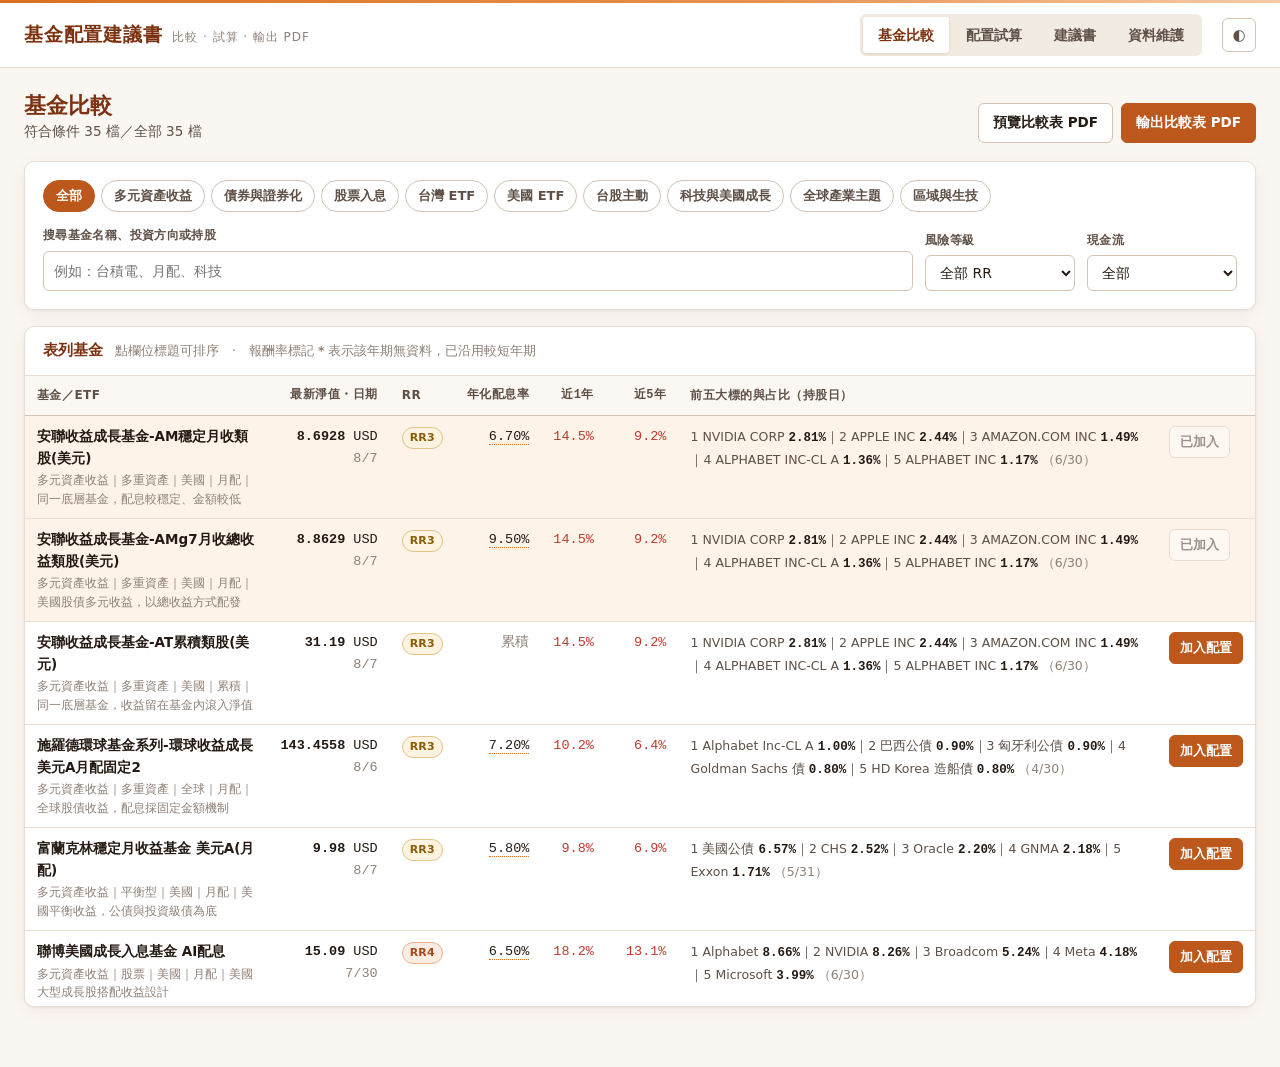
<file: fund-report/index.html>
<!doctype html>
<html lang="zh-Hant">
<head>
<meta charset="utf-8">
<meta name="viewport" content="width=device-width, initial-scale=1">
<title>基金配置建議書</title>
<meta name="description" content="比較表列基金的淨值、風險等級與前五大持股，配置後輸出配息與本金成長預估的 A4 建議書 PDF。">
<link rel="stylesheet" href="assets/app.css">
<link rel="stylesheet" href="assets/print.css">
</head>
<body>

<header class="topbar">
  <div class="topbar__inner">
    <div class="brand">
      <span class="brand__mark">基金配置建議書</span>
      <span class="brand__sub">比較 · 試算 · 輸出 PDF</span>
    </div>

    <nav class="tabs" role="tablist" aria-label="功能分頁">
      <button class="tab" role="tab" data-tab="compare"  aria-selected="true"  aria-controls="panel-compare">基金比較</button>
      <button class="tab" role="tab" data-tab="allocate" aria-selected="false" aria-controls="panel-allocate">配置試算</button>
      <button class="tab" role="tab" data-tab="report"   aria-selected="false" aria-controls="panel-report">建議書</button>
      <button class="tab" role="tab" data-tab="data"     aria-selected="false" aria-controls="panel-data">資料維護</button>
    </nav>

    <button class="icon-btn" id="btnTheme" title="跟隨系統（點擊切換為深色）" aria-label="切換深淺色">◐</button>
  </div>
</header>

<main class="wrap">

  <!-- ============================================================ 基金比較 -->
  <section class="panel" id="panel-compare" role="tabpanel" aria-labelledby="tab-compare">
    <div class="page-head">
      <div>
        <h2>基金比較</h2>
        <p id="compareCount">—</p>
      </div>
      <div class="page-head__actions">
        <button class="btn" id="btnPreviewCompare">預覽比較表 PDF</button>
        <button class="btn btn--primary" id="btnPrintCompare">輸出比較表 PDF</button>
      </div>
    </div>

    <div class="card" style="margin-bottom:16px">
      <div class="card__body" style="display:flex;flex-direction:column;gap:14px">
        <div class="chips" id="catChips"></div>
        <div class="toolbar">
          <div class="field" style="flex:1;min-width:220px">
            <label for="searchBox">搜尋基金名稱、投資方向或持股</label>
            <input class="input" id="searchBox" type="search" placeholder="例如：台積電、月配、科技">
          </div>
          <div class="field">
            <label for="rrFilter">風險等級</label>
            <select class="select" id="rrFilter">
              <option value="all">全部 RR</option>
              <option value="2">RR2</option><option value="3">RR3</option>
              <option value="4">RR4</option><option value="5">RR5</option>
            </select>
          </div>
          <div class="field">
            <label for="payoutFilter">現金流</label>
            <select class="select" id="payoutFilter">
              <option value="all">全部</option>
              <option value="income">配息型</option>
              <option value="accum">累積型</option>
            </select>
          </div>
        </div>
      </div>
    </div>

    <div class="card">
      <div class="card__head">
        <h3>表列基金</h3>
        <span class="hint">點欄位標題可排序　·　報酬率標記 <b>*</b> 表示該年期無資料，已沿用較短年期</span>
      </div>
      <div class="table-scroll" style="max-height:70vh;overflow-y:auto">
        <div id="compareTable"></div>
      </div>
    </div>

    <div id="comparePreviewWrap" hidden style="margin-top:18px">
      <div class="card">
        <div class="card__head"><h3>比較表 PDF 預覽</h3><span class="hint">A4 直式，依分類分頁，每頁 3 檔</span></div>
        <div class="card__body">
          <div class="sheet-stage" id="comparePreview"></div>
        </div>
      </div>
    </div>
  </section>

  <!-- ============================================================ 配置試算 -->
  <section class="panel" id="panel-allocate" role="tabpanel" hidden>
    <div class="page-head">
      <div>
        <h2>配置試算</h2>
        <p>調整比例即時重算配息與資產成長，結果直接反映到建議書。</p>
      </div>
    </div>

    <div class="layout-2col">
      <div style="display:flex;flex-direction:column;gap:16px">

        <div class="card">
          <div class="card__head"><h3>配置標的</h3><span class="hint">比例可不滿 100%，系統會依相對比重換算</span></div>
          <div class="card__body">
            <div id="allocRows"></div>
            <div class="total-bar" id="totalBar"></div>
            <div class="toolbar" style="margin-top:14px">
              <select class="select" id="quickAdd" style="flex:1;min-width:200px" aria-label="快速加入標的"></select>
              <button class="btn" id="btnEqualize">平均分配</button>
              <button class="btn" id="btnNormalize">調整為 100%</button>
              <button class="btn btn--ghost" id="btnClearPlan">清空</button>
            </div>
          </div>
        </div>

        <div class="card">
          <div class="card__head">
            <h3>預估成效</h3>
            <span class="hint">各年期採該年期年化報酬率推算，非單一固定報酬率</span>
          </div>
          <div class="card__body" style="display:flex;flex-direction:column;gap:16px">
            <div class="kpi-grid" id="kpiRow"></div>
            <div class="chart-stack" id="previewCharts"></div>
          </div>
        </div>

      </div>

      <aside style="display:flex;flex-direction:column;gap:16px">
        <div class="card">
          <div class="card__head"><h3>建議書抬頭</h3></div>
          <div class="card__body">
            <div class="form-grid">
              <div class="field">
                <label for="planClient">客戶姓名</label>
                <input class="input" id="planClient" type="text" placeholder="王大明">
              </div>
              <div class="field">
                <label for="planAdvisor">承辦顧問</label>
                <input class="input" id="planAdvisor" type="text" placeholder="李顧問">
              </div>
              <div class="field" style="grid-column:1/-1">
                <label for="planName">投資方案名稱</label>
                <input class="input" id="planName" type="text" placeholder="平衡型策略">
              </div>
              <div class="field" style="grid-column:1/-1">
                <label for="planAmount">投資金額（NT$）</label>
                <input class="input input--num" id="planAmount" type="number" min="0" step="100000">
              </div>
              <div class="field" style="grid-column:1/-1">
                <label for="planFx">美元匯率（僅供換算參考）</label>
                <input class="input input--num" id="planFx" type="number" min="0" step="0.01">
              </div>
            </div>
          </div>
        </div>

        <div class="card">
          <div class="card__head"><h3>配息處理方式</h3></div>
          <div class="card__body" style="display:flex;flex-direction:column;gap:10px">
            <label style="display:flex;gap:9px;align-items:flex-start;cursor:pointer">
              <input type="radio" name="mode" value="total" style="margin-top:4px">
              <span>
                <b>配息再投入（總報酬）</b>
                <span class="muted" style="display:block;font-size:12.5px">配息滾入本金，資產成長最快。與一般平台的績效表達方式一致。</span>
              </span>
            </label>
            <label style="display:flex;gap:9px;align-items:flex-start;cursor:pointer">
              <input type="radio" name="mode" value="payout" style="margin-top:4px">
              <span>
                <b>配息領出</b>
                <span class="muted" style="display:block;font-size:12.5px">客戶每月實領現金，本金僅以「總報酬扣除配息率」成長，另計累計已領配息。</span>
              </span>
            </label>
            <div class="notice notice--info" style="margin-top:4px">
              <span class="notice__mark">i</span>
              <span>客戶若真的按月把配息花掉，用「配息領出」才不會高估未來本金。</span>
            </div>
          </div>
        </div>
      </aside>
    </div>
  </section>

  <!-- ============================================================== 建議書 -->
  <section class="panel" id="panel-report" role="tabpanel" hidden>
    <div class="page-head">
      <div>
        <h2>建議書</h2>
        <p>A4 直式，所見即所得。輸出時請在列印視窗選擇「另存為 PDF」，邊界選「無」。</p>
      </div>
      <div class="page-head__actions">
        <button class="btn" id="btnGoAllocate">回到配置試算</button>
        <button class="btn btn--primary" id="btnPrintReport">輸出建議書 PDF</button>
      </div>
    </div>

    <div class="sheet-stage" id="reportPreview"></div>
  </section>

  <!-- ============================================================ 資料維護 -->
  <section class="panel" id="panel-data" role="tabpanel" hidden>
    <div class="page-head">
      <div>
        <h2>資料維護</h2>
        <p>所有修改自動存在這台電腦的瀏覽器裡，不會上傳到任何地方。</p>
      </div>
    </div>

    <div class="card" style="margin-bottom:16px">
      <div class="card__head"><h3>自動更新狀態</h3></div>
      <div class="card__body" style="display:flex;flex-direction:column;gap:10px">
        <p class="nav-status" id="navStatus"></p>
        <p class="muted" style="font-size:12.5px;line-height:1.7">
          掛牌 ETF（0050、006208、0056、00981A、QQQ、SPY、IVV）的收盤價由 GitHub Actions
          每個交易日自動抓取。境外基金沒有可穩定存取的公開來源，仍須用下方的「貼上更新」維護。
        </p>
      </div>
    </div>

    <div class="notice" style="margin-bottom:16px">
      <span class="notice__mark">！</span>
      <span>
        <b>淨值、RR 與前五大持股</b>取自 2026/08/10 版比較表，屬公告事實；
        <b>年化配息率與各年期報酬率是預設假設值</b>，直接決定建議書上的月領息與資產預估。
        提供給客戶前，請務必依最新月報或平台資料在本頁覆寫。
      </span>
    </div>

    <div class="card" style="margin-bottom:16px">
      <div class="card__head"><h3>批次更新</h3><span class="hint">從 Excel 或平台複製後直接貼上，一行一檔</span></div>
      <div class="card__body" style="display:flex;flex-direction:column;gap:12px">
        <div class="form-grid">
          <div class="field">
            <label for="navAsOf">淨值資料基準日</label>
            <input class="input" id="navAsOf" type="date">
          </div>
        </div>
        <div class="field">
          <label for="pasteBox">貼上更新（欄位順序：名稱或代碼、淨值、淨值日、年化配息率；用 Tab 或逗號分隔）</label>
          <textarea class="input" id="pasteBox" rows="5" spellcheck="false"
            placeholder="安聯收益成長 AMg7	8.8629	2026/08/11	9.5&#10;0050	102.85	2026/08/11	2.8&#10;QQQ	723.03	2026/08/11"></textarea>
        </div>
        <div class="toolbar">
          <button class="btn btn--primary" id="btnApplyPaste">套用貼上的資料</button>
          <button class="btn" id="btnExport">匯出備份 JSON</button>
          <label class="btn" for="fileImport" style="margin:0">匯入備份 JSON</label>
          <input type="file" id="fileImport" accept="application/json,.json" hidden>
          <button class="btn btn--ghost" id="btnReset" style="margin-left:auto">回復預設值</button>
        </div>
      </div>
    </div>

    <div class="card">
      <div class="card__head">
        <h3>逐筆編輯</h3>
        <span class="hint">套用「基金比較」分頁的篩選條件　·　空白代表無資料</span>
      </div>
      <div class="table-scroll" style="max-height:70vh;overflow-y:auto">
        <div id="dataTable"></div>
      </div>
    </div>
  </section>

  <p class="status-line" id="statusLine" role="status" aria-live="polite" style="margin-top:16px"></p>
</main>

<!-- 列印時只有這個容器會出現在紙上 -->
<div id="printRoot" aria-hidden="true"></div>

<script src="assets/funds.js"></script>
<script src="assets/charts.js"></script>
<script src="assets/app.js"></script>
</body>
</html>
</file>
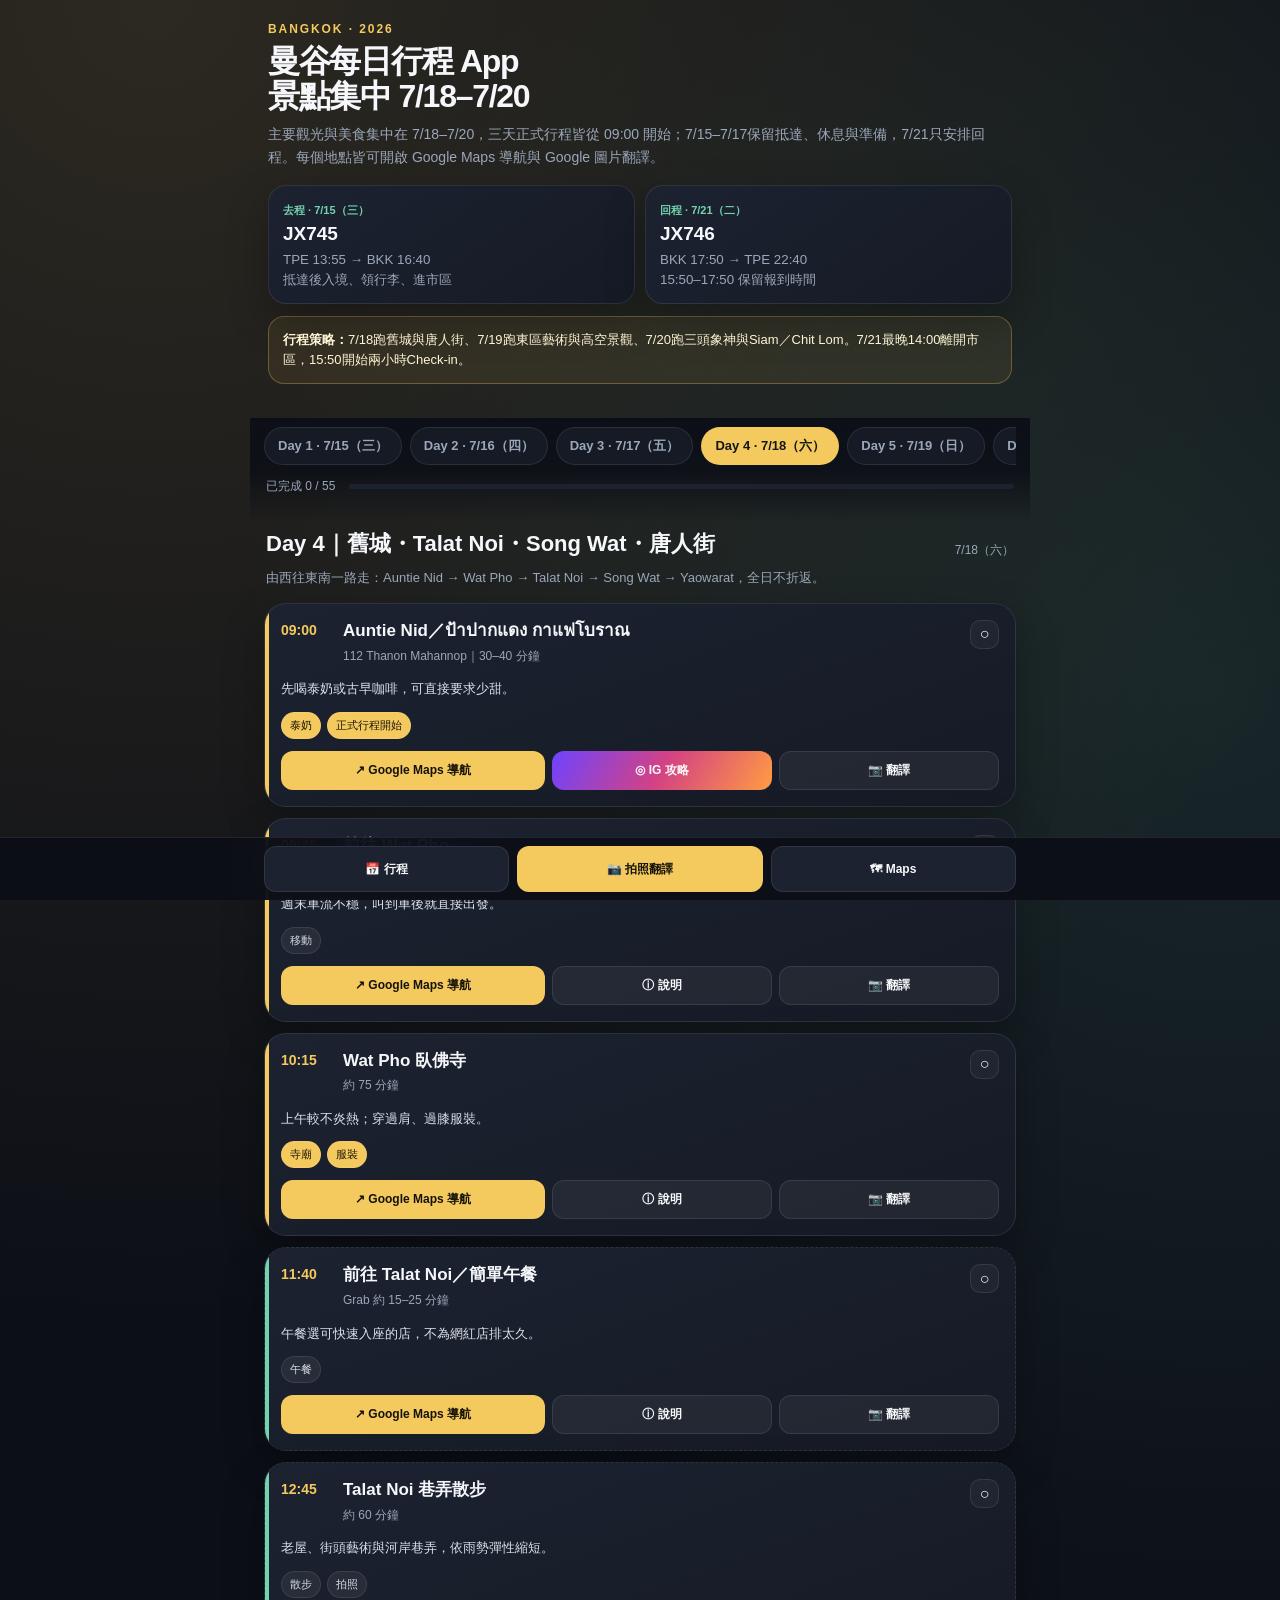
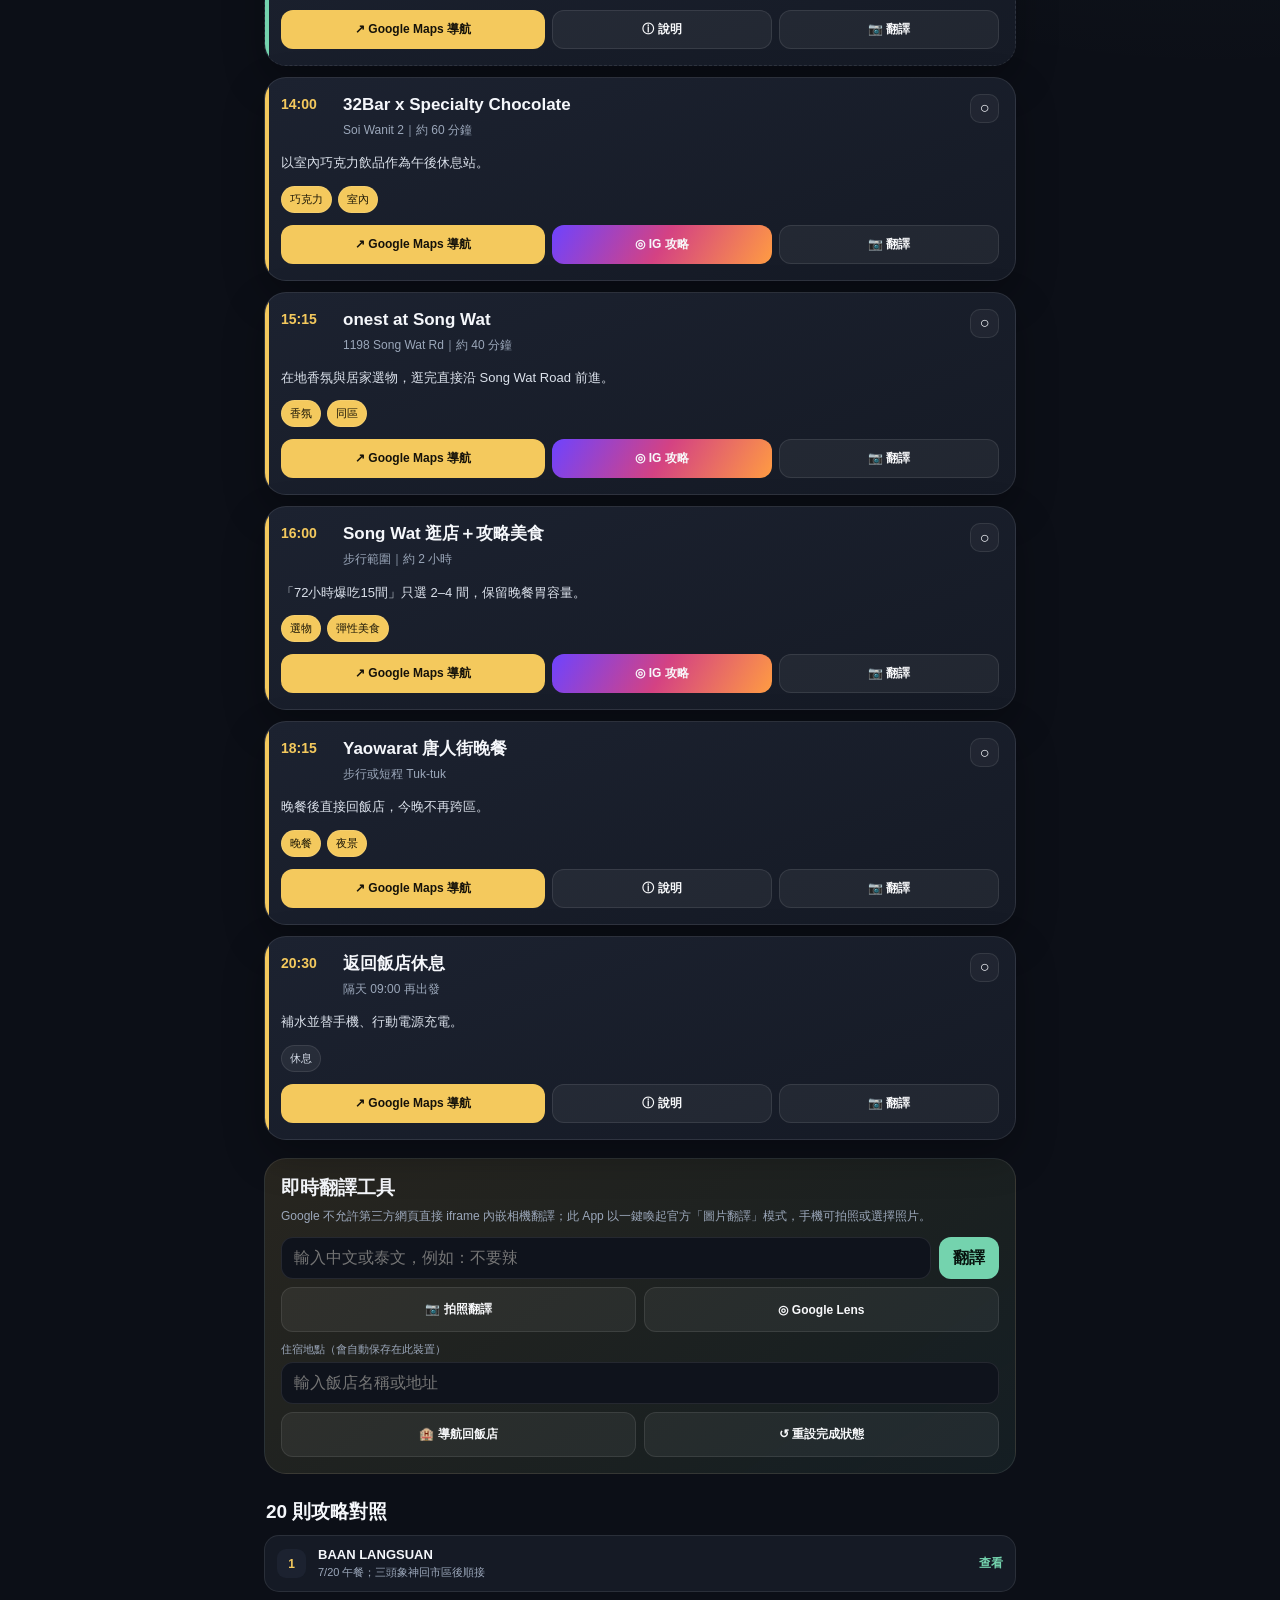
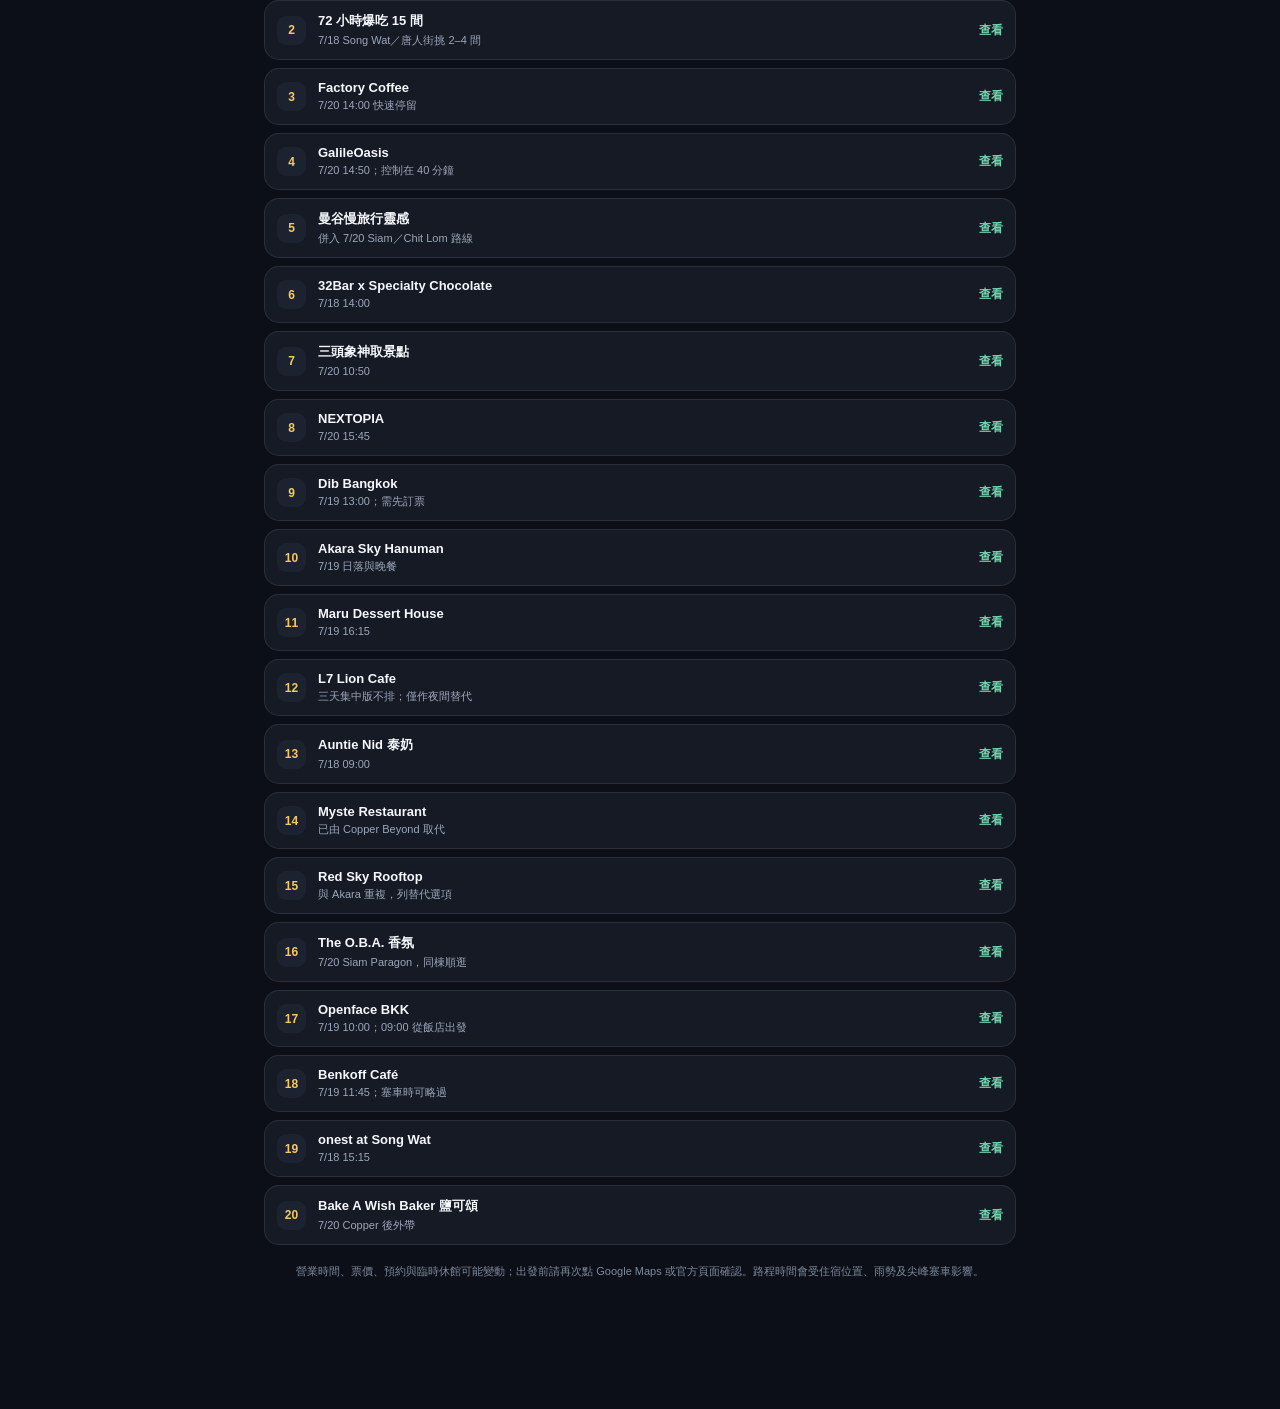
<file: 曼谷7日.html>
<!doctype html>
<html lang="zh-Hant">
<head>
  <meta charset="utf-8" />
  <meta name="viewport" content="width=device-width, initial-scale=1, viewport-fit=cover" />
  <meta name="theme-color" content="#131722" />
  <meta name="apple-mobile-web-app-capable" content="yes" />
  <meta name="apple-mobile-web-app-status-bar-style" content="black-translucent" />
  <title>曼谷 7/15–7/21 行程 App｜7/18–7/20 集中版</title>
  <style>
    :root{
      --bg:#0c0f17;--panel:#151a25;--panel2:#1c2230;--text:#f5f7fb;--muted:#9ba7ba;
      --accent:#f4c95d;--accent2:#74d3ae;--danger:#ff7d7d;--line:rgba(255,255,255,.09);
      --shadow:0 16px 40px rgba(0,0,0,.28);--radius:22px;
    }
    *{box-sizing:border-box}
    html{scroll-behavior:smooth;background:var(--bg)}
    body{margin:0;font-family:-apple-system,BlinkMacSystemFont,"Segoe UI","Noto Sans TC",Roboto,Arial,sans-serif;background:
      radial-gradient(circle at 12% 0%,rgba(244,201,93,.14),transparent 28%),
      radial-gradient(circle at 95% 15%,rgba(116,211,174,.12),transparent 24%),var(--bg);color:var(--text);min-height:100vh}
    button,a,input{font:inherit}
    a{text-decoration:none;color:inherit}
    .app{max-width:780px;margin:auto;padding:0 14px 110px}
    .hero{padding:calc(22px + env(safe-area-inset-top)) 4px 18px}
    .eyebrow{font-size:12px;letter-spacing:.16em;color:var(--accent);font-weight:800;text-transform:uppercase}
    h1{font-size:32px;line-height:1.08;margin:8px 0 10px;letter-spacing:-.04em}
    .sub{color:var(--muted);line-height:1.65;font-size:14px}
    .flight-grid{display:grid;grid-template-columns:1fr 1fr;gap:10px;margin-top:16px}
    .flight{background:linear-gradient(145deg,var(--panel2),var(--panel));border:1px solid var(--line);border-radius:18px;padding:14px;box-shadow:var(--shadow)}
    .flight .tag{font-size:11px;color:var(--accent2);font-weight:800}.flight strong{display:block;font-size:19px;margin:5px 0}.flight small{display:block;color:var(--muted);line-height:1.45}
    .alert{margin:12px 0 16px;padding:13px 14px;border:1px solid rgba(244,201,93,.3);background:rgba(244,201,93,.08);border-radius:16px;color:#fff5d5;font-size:13px;line-height:1.55}
    .toolbar{position:sticky;top:0;z-index:20;margin:0 -14px;padding:9px 14px 10px;background:linear-gradient(to bottom,rgba(12,15,23,.98),rgba(12,15,23,.9),transparent);backdrop-filter:blur(16px)}
    .tabs{display:flex;gap:8px;overflow-x:auto;padding-bottom:5px;scrollbar-width:none}.tabs::-webkit-scrollbar{display:none}
    .tab{border:1px solid var(--line);background:var(--panel);color:var(--muted);border-radius:999px;padding:9px 13px;white-space:nowrap;cursor:pointer;font-size:13px;font-weight:750}
    .tab.active{background:var(--accent);color:#161616;border-color:transparent}
    .summary{display:flex;align-items:center;justify-content:space-between;margin:8px 2px 16px;color:var(--muted);font-size:12px}
    .progress{height:5px;background:var(--panel2);border-radius:999px;overflow:hidden;flex:1;margin-left:14px}.progress i{display:block;height:100%;width:0;background:linear-gradient(90deg,var(--accent),var(--accent2));transition:.25s}
    .day{display:none}.day.active{display:block}
    .day-head{display:flex;justify-content:space-between;align-items:flex-end;margin:8px 2px 13px}.day-head h2{font-size:22px;margin:0}.day-head span{color:var(--muted);font-size:12px}
    .route-note{font-size:13px;color:var(--muted);line-height:1.6;margin:-4px 2px 14px}
    .card{position:relative;background:linear-gradient(160deg,var(--panel2),var(--panel));border:1px solid var(--line);border-radius:var(--radius);padding:16px;margin:11px 0;box-shadow:var(--shadow);overflow:hidden}
    .card.optional{border-style:dashed}.card.done{opacity:.56}.card.done .place{text-decoration:line-through}
    .card::before{content:"";position:absolute;left:0;top:0;bottom:0;width:4px;background:var(--accent)}.card.optional::before{background:var(--accent2)}.card.caution::before{background:var(--danger)}
    .topline{display:flex;gap:10px;align-items:flex-start}.time{min-width:52px;color:var(--accent);font-weight:850;font-size:14px;padding-top:2px}.main{min-width:0;flex:1}.place{font-weight:850;font-size:17px;line-height:1.35}.meta{color:var(--muted);font-size:12px;margin-top:5px;line-height:1.45}
    .check{width:29px;height:29px;border-radius:10px;border:1px solid var(--line);background:rgba(255,255,255,.04);color:var(--text);cursor:pointer;font-size:16px}.done .check{background:var(--accent2);color:#07130e}
    .desc{font-size:13px;line-height:1.65;margin:13px 0 12px;color:#dbe1eb}.chips{display:flex;flex-wrap:wrap;gap:6px;margin-bottom:12px}.chip{font-size:11px;color:#d7deea;background:rgba(255,255,255,.06);padding:5px 8px;border-radius:999px;border:1px solid var(--line)}.chip.must{color:#1b1606;background:var(--accent)}.chip.warn{color:#2a0909;background:#ffaaa5}
    .actions{display:grid;grid-template-columns:1.2fr 1fr 1fr;gap:7px}.btn{display:flex;align-items:center;justify-content:center;gap:6px;min-height:39px;border-radius:12px;border:1px solid var(--line);background:rgba(255,255,255,.055);color:#f7f8fa;font-size:12px;font-weight:800;cursor:pointer;padding:8px}.btn.map{background:#f4c95d;color:#15120a;border:none}.btn.ig{background:linear-gradient(120deg,#6e43ff,#d44283,#ff9c42);border:none}.btn:active{transform:scale(.98)}
    .branch{padding:14px;border-radius:18px;background:rgba(116,211,174,.07);border:1px dashed rgba(116,211,174,.35);margin:12px 0}.branch b{color:var(--accent2)}
    .section-title{font-size:19px;margin:25px 2px 10px}.source-grid{display:grid;grid-template-columns:1fr;gap:8px}.source{display:flex;align-items:center;gap:12px;background:var(--panel);border:1px solid var(--line);border-radius:15px;padding:11px 12px}.source .num{width:29px;height:29px;border-radius:9px;background:var(--panel2);display:grid;place-items:center;color:var(--accent);font-size:12px;font-weight:900}.source .txt{flex:1;min-width:0}.source b{display:block;font-size:13px}.source small{color:var(--muted);font-size:11px}.source a{font-size:12px;color:var(--accent2);font-weight:800}
    .tools{background:linear-gradient(145deg,rgba(244,201,93,.12),rgba(116,211,174,.08));border:1px solid var(--line);border-radius:var(--radius);padding:16px;margin-top:18px}.tools h3{margin:0 0 6px}.tools p{font-size:12px;color:var(--muted);line-height:1.55;margin:0 0 12px}.translate-row{display:grid;grid-template-columns:1fr auto;gap:8px}.translate-row input{min-width:0;border:1px solid var(--line);background:#0f131c;color:var(--text);border-radius:12px;padding:11px 12px;outline:none}.translate-row button{border:0;border-radius:12px;padding:0 14px;background:var(--accent2);color:#07130e;font-weight:850}
    .utility-row{display:grid;grid-template-columns:1fr 1fr;gap:8px;margin-top:8px}.utility-row .btn{min-height:45px}
    .hotel{margin-top:10px}.hotel label{display:block;font-size:11px;color:var(--muted);margin-bottom:5px}.hotel input{width:100%;border:1px solid var(--line);background:#0f131c;color:var(--text);border-radius:12px;padding:11px 12px;outline:none}
    .footer-note{font-size:11px;color:#7f8a9d;line-height:1.6;margin:18px 4px;text-align:center}
    .bottom{position:fixed;left:0;right:0;bottom:0;z-index:30;padding:8px 14px calc(8px + env(safe-area-inset-bottom));background:rgba(12,15,23,.92);backdrop-filter:blur(18px);border-top:1px solid var(--line)}
    .bottom-inner{max-width:752px;margin:auto;display:grid;grid-template-columns:1fr 1fr 1fr;gap:8px}.bottom .btn{background:var(--panel2);min-height:46px}.bottom .primary{background:var(--accent);color:#17130a;border:0}
    .modal{position:fixed;inset:0;z-index:60;background:rgba(0,0,0,.65);display:none;align-items:flex-end}.modal.show{display:flex}.sheet{width:100%;max-width:780px;margin:auto;background:#151a25;border-radius:24px 24px 0 0;padding:20px 16px calc(24px + env(safe-area-inset-bottom));border:1px solid var(--line)}.sheet h3{margin:0 0 8px}.sheet p{color:var(--muted);font-size:13px;line-height:1.6}.sheet .close{width:100%;margin-top:10px;border:0;border-radius:13px;padding:12px;background:var(--panel2);color:var(--text);font-weight:800}
    @media(max-width:460px){h1{font-size:29px}.flight-grid{grid-template-columns:1fr}.actions{grid-template-columns:1fr 1fr}.actions .map{grid-column:span 2}.card{padding:15px}.app{padding-left:11px;padding-right:11px}.toolbar{margin-left:-11px;margin-right:-11px;padding-left:11px;padding-right:11px}}
  </style>
</head>
<body>
<div class="app" id="top">
  <header class="hero">
    <div class="eyebrow">Bangkok · 2026</div>
    <h1>曼谷每日行程 App<br>景點集中 7/18–7/20</h1>
    <div class="sub">主要觀光與美食集中在 7/18–7/20，三天正式行程皆從 09:00 開始；7/15–7/17保留抵達、休息與準備，7/21只安排回程。每個地點皆可開啟 Google Maps 導航與 Google 圖片翻譯。</div>
    <div class="flight-grid">
      <div class="flight"><span class="tag">去程 · 7/15（三）</span><strong>JX745</strong><small>TPE 13:55 → BKK 16:40<br>抵達後入境、領行李、進市區</small></div>
      <div class="flight"><span class="tag">回程 · 7/21（二）</span><strong>JX746</strong><small>BKK 17:50 → TPE 22:40<br>15:50–17:50 保留報到時間</small></div>
    </div>
    <div class="alert"><b>行程策略：</b>7/18跑舊城與唐人街、7/19跑東區藝術與高空景觀、7/20跑三頭象神與Siam／Chit Lom。7/21最晚14:00離開市區，15:50開始兩小時Check-in。</div>
  </header>

  <div class="toolbar">
    <div class="tabs" id="tabs"></div>
    <div class="summary"><span id="progressText">已完成 0 / 0</span><div class="progress"><i id="progressBar"></i></div></div>
  </div>

  <main id="days"></main>

  <section class="tools" id="translateTools">
    <h3>即時翻譯工具</h3>
    <p>Google 不允許第三方網頁直接 iframe 內嵌相機翻譯；此 App 以一鍵喚起官方「圖片翻譯」模式，手機可拍照或選擇照片。</p>
    <div class="translate-row"><input id="translateInput" placeholder="輸入中文或泰文，例如：不要辣"/><button onclick="translateText()">翻譯</button></div>
    <div class="utility-row">
      <a class="btn" target="_blank" rel="noopener" href="https://translate.google.com/?sl=th&tl=zh-TW&op=images">📷 拍照翻譯</a>
      <a class="btn" target="_blank" rel="noopener" href="https://lens.google.com/">◎ Google Lens</a>
    </div>
    <div class="hotel"><label>住宿地點（會自動保存在此裝置）</label><input id="hotelInput" placeholder="輸入飯店名稱或地址" /></div>
    <div class="utility-row">
      <button class="btn" onclick="goHotel()">🏨 導航回飯店</button>
      <button class="btn" onclick="resetProgress()">↺ 重設完成狀態</button>
    </div>
  </section>

  <h2 class="section-title">20 則攻略對照</h2>
  <div class="source-grid" id="sources"></div>
  <div class="footer-note">營業時間、票價、預約與臨時休館可能變動；出發前請再次點 Google Maps 或官方頁面確認。路程時間會受住宿位置、雨勢及尖峰塞車影響。</div>
</div>

<div class="bottom">
  <div class="bottom-inner">
    <button class="btn" onclick="goToday()">📅 行程</button>
    <a class="btn primary" href="https://translate.google.com/?sl=th&tl=zh-TW&op=images" target="_blank" rel="noopener">📷 拍照翻譯</a>
    <a class="btn" href="https://www.google.com/maps" target="_blank" rel="noopener">🗺 Maps</a>
  </div>
</div>

<div class="modal" id="infoModal" onclick="closeModal(event)">
  <div class="sheet"><h3>使用方式</h3><p>「導航」會以目前位置為起點開啟 Google Maps；「IG 攻略」會回到原始貼文；右上角打勾可紀錄完成狀態。資料只保存在你的瀏覽器，不會上傳。</p><button class="close" onclick="document.getElementById('infoModal').classList.remove('show')">知道了</button></div>
</div>

<script>
const ig = [
'https://www.instagram.com/reel/DZrDRipTAOi/?igsh=MTlrcGM1dGxuZmRxZw==',
'https://www.instagram.com/reel/DVqgJ3REtsl/?igsh=MW50bmlnazV6MzE4aA==',
'https://www.instagram.com/reel/DZKqhYSsiMu/?igsh=c3preWhyaW92ZnJi',
'https://www.instagram.com/reel/DY7GRWsB4zR/?igsh=aHdpamJjdHl4dXY3',
'https://www.instagram.com/p/DaNeCuxDyIk/?igsh=MWZ1dG9rMzF3eXNpNQ==',
'https://www.instagram.com/reel/DZ2CGxazo75/?igsh=MXVkMTR5ZzZzeW1kZg==',
'https://www.instagram.com/reel/DZAKK1lhOKp/?igsh=MWZzajVwOTk0bmRhNw==',
'https://www.instagram.com/reel/DSZ9zOVktEg/?igsh=dmliMmd3MGhjMTNy',
'https://www.instagram.com/reel/DSy1ALtkVQk/?igsh=MWQzN2t2anRiZTlpMw==',
'https://www.instagram.com/reel/DTdQyuID6tL/?igsh=MTNwOGE2eWI3MmJ2cg==',
'https://www.instagram.com/reel/DX0aHP5P9u7/?igsh=ZmxseHM2cjltOHhn',
'https://www.instagram.com/reel/DYQICaES-TP/?igsh=a3doZm1jdTNscWs1',
'https://www.instagram.com/reel/DJEHBN2T2Jz/?igsh=c2oxbWJ0azZvYThn',
'https://www.instagram.com/reel/DEAOMGPS4-6/?igsh=YzhweTg1eWZiM3c2',
'https://www.instagram.com/reel/DIyRzV3zKZt/?igsh=MWdudjQ3cmo1MDZncQ==',
'https://www.instagram.com/reel/DOyDBy4k7rL/?igsh=MnBiaGk3bjRpd2Rj',
'https://www.instagram.com/reel/DZpFkfrzjhe/?igsh=ZWRjdWYzN3NsMnp0',
'https://www.instagram.com/reel/DOdT2FDEu9D/?igsh=MTZwcjQ2czY3cHhhNA==',
'https://www.instagram.com/reel/DYexDDFTFlT/?igsh=cW1jYmx0dDg4aHls',
'https://www.instagram.com/reel/DQs7PEyAfGi/?igsh=MXI1dHlxNmE1NXBkZw=='
];
const sourceNames=[
['BAAN LANGSUAN','7/20 午餐；三頭象神回市區後順接'],
['72 小時爆吃 15 間','7/18 Song Wat／唐人街挑 2–4 間'],
['Factory Coffee','7/20 14:00 快速停留'],
['GalileOasis','7/20 14:50；控制在 40 分鐘'],
['曼谷慢旅行靈感','併入 7/20 Siam／Chit Lom 路線'],
['32Bar x Specialty Chocolate','7/18 14:00'],
['三頭象神取景點','7/20 10:50'],
['NEXTOPIA','7/20 15:45'],
['Dib Bangkok','7/19 13:00；需先訂票'],
['Akara Sky Hanuman','7/19 日落與晚餐'],
['Maru Dessert House','7/19 16:15'],
['L7 Lion Cafe','三天集中版不排；僅作夜間替代'],
['Auntie Nid 泰奶','7/18 09:00'],
['Myste Restaurant','已由 Copper Beyond 取代'],
['Red Sky Rooftop','與 Akara 重複，列替代選項'],
['The O.B.A. 香氛','7/20 Siam Paragon，同棟順逛'],
['Openface BKK','7/19 10:00；09:00 從飯店出發'],
['Benkoff Café','7/19 11:45；塞車時可略過'],
['onest at Song Wat','7/18 15:15'],
['Bake A Wish Baker 鹽可頌','7/20 Copper 後外帶']
];
const days=[
 {date:'7/15',weekday:'三',title:'抵達曼谷・只辦入住',note:'今天不排景點。完成入境、進市區、入住與晚餐後就休息。',items:[
  {t:'13:55',p:'JX745 起飛',m:'桃園機場 TPE',q:'Taiwan Taoyuan International Airport Terminal 1',d:'隨身保留護照、電子機票、住宿資料與曼谷網路方案。',chips:['航班'],fixed:true},
  {t:'16:40',p:'抵達 BKK',m:'Suvarnabhumi Airport',q:'Suvarnabhumi Airport',d:'完成入境、領行李、網卡與少量換匯。',chips:['入境'],fixed:true},
  {t:'18:30',p:'前往飯店／入住',m:'依住宿位置',q:'Bangkok',d:'把飯店地址儲存在 App，下車後確認附近便利商店與 BTS／MRT。',chips:['入住','不排景點'],fixed:true},
  {t:'20:00',p:'飯店附近晚餐',m:'步行或短程 Grab',q:'restaurants near Bangkok',d:'簡單吃、補水、提早睡。',chips:['休息'],optional:true}
 ]},
 {date:'7/16',weekday:'四',title:'完整休整日',note:'不排正式景點，專心恢復體力、熟悉交通與處理旅途用品。',items:[
  {t:'09:00',p:'自然醒／飯店早餐',m:'不設鬧鐘也可以',q:'breakfast near Bangkok',d:'今天不需要趕行程。',chips:['休整'],optional:true},
  {t:'11:00',p:'換匯、網卡、交通卡與藥妝補給',m:'飯店附近商場即可',q:'shopping mall near Bangkok',d:'把後面三天需要的現金、網路與雨具一次準備好。',chips:['準備'],optional:true},
  {t:'15:00',p:'按摩／回飯店午睡',m:'至少 90 分鐘',q:'massage near Bangkok',d:'避免跨區，讓身體適應曼谷天氣。',chips:['休息'],optional:true},
  {t:'19:00',p:'附近晚餐',m:'不排熱門候位店',q:'restaurants near Bangkok',d:'控制飲酒與熬夜，保留體力。',chips:['早睡'],optional:true}
 ]},
 {date:'7/17',weekday:'五',title:'行前準備日',note:'不跑景點。只處理預約、衣物、票券與三天路線確認。',items:[
  {t:'09:00',p:'早餐與慢步調上午',m:'飯店周邊',q:'breakfast near Bangkok',d:'今天仍以休息為主。',chips:['休整'],optional:true},
  {t:'11:00',p:'確認所有預約',m:'Dib・Akara・Copper',q:'Bangkok',d:'截圖保存訂位 QR Code、地址、用餐場次與取消條款。',chips:['必做','預約'],fixed:true,must:true},
  {t:'14:00',p:'整理三日隨身包',m:'雨傘、防曬、行動電源、薄外套',q:'Bangkok',d:'寺廟日另準備過肩、過膝服裝。',chips:['準備'],fixed:true},
  {t:'18:00',p:'提早晚餐／提早休息',m:'22:30 前就寢',q:'restaurants near Bangkok',d:'7/18開始連續三天密集移動。',chips:['早睡'],optional:true}
 ]},
 {date:'7/18',weekday:'六',title:'舊城・Talat Noi・Song Wat・唐人街',note:'由西往東南一路走：Auntie Nid → Wat Pho → Talat Noi → Song Wat → Yaowarat，全日不折返。',items:[
  {t:'09:00',p:'Auntie Nid／ป้าปากแดง กาแฟโบราณ',m:'112 Thanon Mahannop｜30–40 分鐘',q:'ป้าปากแดง กาแฟโบราณ Bangkok',d:'先喝泰奶或古早咖啡，可直接要求少甜。',chips:['泰奶','正式行程開始'],ig:12,must:true},
  {t:'09:45',p:'前往 Wat Pho',m:'Grab 約 10–20 分鐘',q:'Wat Pho Bangkok',d:'週末車流不穩，叫到車後就直接出發。',chips:['移動'],fixed:true},
  {t:'10:15',p:'Wat Pho 臥佛寺',m:'約 75 分鐘',q:'Wat Pho Bangkok',d:'上午較不炎熱；穿過肩、過膝服裝。',chips:['寺廟','服裝'],must:true},
  {t:'11:40',p:'前往 Talat Noi／簡單午餐',m:'Grab 約 15–25 分鐘',q:'Talat Noi Bangkok',d:'午餐選可快速入座的店，不為網紅店排太久。',chips:['午餐'],optional:true},
  {t:'12:45',p:'Talat Noi 巷弄散步',m:'約 60 分鐘',q:'Talat Noi Bangkok',d:'老屋、街頭藝術與河岸巷弄，依雨勢彈性縮短。',chips:['散步','拍照'],optional:true},
  {t:'14:00',p:'32Bar x Specialty Chocolate',m:'Soi Wanit 2｜約 60 分鐘',q:'32Bar x Specialty Chocolate Bangkok',d:'以室內巧克力飲品作為午後休息站。',chips:['巧克力','室內'],ig:5,must:true},
  {t:'15:15',p:'onest at Song Wat',m:'1198 Song Wat Rd｜約 40 分鐘',q:'onest at Song Wat 1198 Song Wat Road',d:'在地香氛與居家選物，逛完直接沿 Song Wat Road 前進。',chips:['香氛','同區'],ig:18,must:true},
  {t:'16:00',p:'Song Wat 逛店＋攻略美食',m:'步行範圍｜約 2 小時',q:'Song Wat Road Bangkok',d:'「72小時爆吃15間」只選 2–4 間，保留晚餐胃容量。',chips:['選物','彈性美食'],ig:1,must:true},
  {t:'18:15',p:'Yaowarat 唐人街晚餐',m:'步行或短程 Tuk-tuk',q:'Yaowarat Road Bangkok',d:'晚餐後直接回飯店，今晚不再跨區。',chips:['晚餐','夜景'],must:true},
  {t:'20:30',p:'返回飯店休息',m:'隔天 09:00 再出發',q:'Bangkok',d:'補水並替手機、行動電源充電。',chips:['休息'],fixed:true}
 ]},
 {date:'7/19',weekday:'日',title:'Openface・Thonglor・Dib・Sathorn・Ploenchit',note:'09:00先往東區移動，再一路往市中心：Ramkhamhaeng → Thonglor → Sukhumvit 40 → Sathorn → Ploenchit。',items:[
  {t:'09:00',p:'從飯店出發前往 Openface',m:'建議 Grab｜預留約 45–60 分鐘',q:'Openface BKK 86/2 Ramkhamhaeng 21',d:'店家約 10:00 開門，因此 09:00 作為正式出發時間。',chips:['09:00 出發','遠距離'],fixed:true,must:true},
  {t:'10:00',p:'Openface BKK',m:'Ramkhamhaeng 21｜約 60 分鐘',q:'Openface BKK 86/2 Ramkhamhaeng 21',d:'把這站當早午餐，不另排正餐。',chips:['早午餐','東區'],ig:16,must:true},
  {t:'11:10',p:'前往 Thonglor',m:'Grab 約 25–45 分鐘',q:'Benkoff Cafe Thonglor Bangkok',d:'路況延誤超過 20 分鐘時，直接略過 Benkoff 前往 Dib。',chips:['交通緩衝'],fixed:true},
  {t:'11:45',p:'Benkoff Café',m:'Thonglor｜約 40 分鐘',q:'Benkoff Cafe Thonglor Bangkok',d:'快速喝咖啡與拍照；這站是當天第一個可刪景點。',chips:['咖啡','可刪'],ig:17,optional:true},
  {t:'12:40',p:'前往 Dib Bangkok',m:'Sukhumvit 40｜短程 Grab',q:'Dib Bangkok',d:'提前準備入場 QR Code。',chips:['移動'],fixed:true},
  {t:'13:00',p:'Dib Bangkok',m:'約 2 小時 15 分',q:'Dib Bangkok',d:'星期日正常開館；建議預訂 13:00 左右入場。',chips:['美術館','需訂票'],ig:8,must:true},
  {t:'15:20',p:'前往 Empire Tower',m:'Grab 約 25–40 分鐘',q:'Maru Dessert House Empire Tower Bangkok',d:'若 DIB 逛得較久，Maru 縮短為 45 分鐘。',chips:['交通'],fixed:true},
  {t:'16:15',p:'Maru Dessert House',m:'Empire Tower 55F｜約 60 分鐘',q:'Maru Dessert House Empire Tower Bangkok',d:'甜點與高樓景觀休息站。',chips:['甜點','景觀'],ig:10,must:true},
  {t:'17:15',p:'前往 One City Centre',m:'Grab 約 20–35 分鐘',q:'Akara Sky Hanuman One City Centre Bangkok',d:'預留週末塞車及報到時間。',chips:['交通緩衝'],fixed:true},
  {t:'17:45',p:'Akara Sky Hanuman',m:'One City Centre 58–61F',q:'Akara Sky Hanuman One City Centre Bangkok',d:'日落、夜景與晚餐一次完成；建議提前預約。Red Sky 與此站功能重複，不另外塞入。',chips:['日落','晚餐','需預約'],ig:9,must:true},
  {t:'20:30',p:'返回飯店',m:'不再安排酒吧',q:'Bangkok',d:'隔天是最緊湊的一天，今晚務必早睡。',chips:['休息'],fixed:true}
 ]},
 {date:'7/20',weekday:'一',title:'三頭象神・Langsuan・Ratchathewi・Siam・Copper',note:'本次最密集的一天。09:00在三頭象神開始，之後一路回市中心；每站必須準時離開，Copper場次優先級最高。',items:[
  {t:'09:00',p:'Erawan Museum 三頭象神博物館',m:'Samut Prakan｜約 1 小時 45 分',q:'Erawan Museum Bangkok',d:'建議 08:00 左右從市區出發，09:00 準時入館；正式參觀仍從 09:00 開始。',chips:['最遠點','準時'],ig:6,must:true},
  {t:'10:50',p:'三頭象神取景點',m:'博物館周邊｜20 分鐘',q:'7-Eleven near Erawan Museum photo spot',d:'拍攝完整象神背景時注意車流，不要站上車道。',chips:['拍照','注意交通'],ig:6,must:true},
  {t:'11:15',p:'返回 Langsuan',m:'Grab 或 BTS｜約 60–75 分鐘',q:'BAAN LANGSUAN Bangkok',d:'若車程超過預期，直接通知餐廳並縮短午餐。',chips:['長距離移動'],fixed:true},
  {t:'12:30',p:'BAAN LANGSUAN 午餐',m:'約 60–70 分鐘',q:'BAAN LANGSUAN Bangkok',d:'老宅泰式料理；13:40前離開，避免壓縮後續行程。',chips:['泰式午餐','限時'],ig:0,must:true},
  {t:'14:00',p:'Factory Coffee – Bangkok',m:'Phaya Thai｜約 35–40 分鐘',q:'Factory Coffee Bangkok Phaya Thai',d:'只安排一杯咖啡與拍照，不排長時間內用。',chips:['咖啡','快速停留'],ig:2,must:true},
  {t:'14:50',p:'GalileOasis',m:'Ratchathewi｜約 40 分鐘',q:'GalileOasis Bangkok',d:'聚焦主要老屋與拍照區，15:30準時離開。',chips:['藝文','控制時間'],ig:3,must:true},
  {t:'15:45',p:'NEXTOPIA',m:'Siam Paragon 5F｜約 45 分鐘',q:'NEXTOPIA Siam Paragon',d:'以核心展區為主，不逐區停留。',chips:['室內','Siam'],ig:7,must:true},
  {t:'16:30',p:'The O.B.A. 香氛',m:'Siam Paragon 4F｜約 25 分鐘',q:'The O.B.A Siam Paragon',d:'與 NEXTOPIA 同棟，直接搭手扶梯完成。',chips:['香氛','同棟'],ig:15,must:true},
  {t:'17:00',p:'前往 Gaysorn Amarin',m:'BTS／空橋／短程 Grab',q:'Copper Beyond Buffet Gaysorn Amarin',d:'17:30前完成報到；Copper訂位場次優先於所有前面景點。',chips:['硬截止'],fixed:true,must:true},
  {t:'17:30',p:'Copper Beyond 報到',m:'Gaysorn Amarin 3F',q:'Copper Beyond Buffet Gaysorn Amarin',d:'實際時間依訂位憑證；建議提前20–30分鐘。',chips:['提前報到','需預約'],must:true},
  {t:'18:00',p:'Copper Beyond Buffet',m:'約 2 小時',q:'Copper Beyond Buffet Gaysorn Amarin',d:'若訂位不是18:00，將下午景點依序前移或刪減，不能壓縮報到時間。',chips:['晚餐','已指定'],must:true},
  {t:'20:20',p:'Bake A Wish Baker 外帶鹽可頌',m:'Banthat Thong／朱拉美食街',q:'Bake A Wish Baker Banthat Thong Bangkok',d:'剛吃完自助餐只外帶；現場詢問保存與回烤方式。',chips:['外帶','回台前購買'],ig:19,must:true},
  {t:'21:15',p:'返回飯店整理行李',m:'完成退稅單與行李重量確認',q:'Bangkok',d:'明天只保留回程流程。',chips:['整理行李'],fixed:true}
 ]},
 {date:'7/21',weekday:'二',title:'回程日・不排景點',note:'上午只做行李與退房準備。14:00是離開市區的硬截止，15:50起完整保留兩小時Check-in。',items:[
  {t:'09:00',p:'飯店早餐／自然醒',m:'不跨區',q:'breakfast near Bangkok',d:'不安排最後打卡，避免行李與時間失控。',chips:['休整'],optional:true},
  {t:'10:00',p:'整理行李與退稅資料',m:'飯店',q:'Bangkok',d:'確認護照、行動電源、液體、發票與退稅單。',chips:['必做'],fixed:true,must:true},
  {t:'11:00',p:'Check-out／寄放行李',m:'飯店',q:'Bangkok',d:'只在飯店附近吃午餐。',chips:['退房'],fixed:true,must:true},
  {t:'12:00',p:'飯店附近午餐',m:'13:15前結束',q:'restaurants near Bangkok',d:'不選需要排隊的餐廳。',chips:['準時'],optional:true},
  {t:'13:30',p:'取行李／最後確認',m:'飯店',q:'Bangkok',d:'確認護照、手機、錢包與鹽可頌。',chips:['行李'],fixed:true,must:true},
  {t:'14:00',p:'最晚離開曼谷市區',m:'前往 Suvarnabhumi Airport',q:'Suvarnabhumi Airport',d:'雨天或住宿離機場線較遠時，13:30出發更安全。',chips:['硬截止'],fixed:true,must:true},
  {t:'15:30',p:'抵達 BKK',m:'確認星宇櫃位',q:'Suvarnabhumi Airport Departures',d:'先處理報到、行李、安檢與出境，再逛免稅店。',chips:['機場'],fixed:true},
  {t:'15:50',p:'JX746 Check-in／安檢／出境',m:'完整保留 2 小時',q:'Suvarnabhumi Airport Departures',d:'此時段不可挪用。',chips:['2小時','不可壓縮'],fixed:true,must:true},
  {t:'17:50',p:'JX746 起飛',m:'BKK → TPE 22:40',q:'Suvarnabhumi Airport',d:'行程結束。',chips:['回台灣'],fixed:true}
 ]}
];

const $=s=>document.querySelector(s);
const tabs=$('#tabs'), daysEl=$('#days');
function mapUrl(q){return 'https://www.google.com/maps/dir/?api=1&destination='+encodeURIComponent(q)+'&travelmode=transit'}
function cameraUrl(){return 'https://translate.google.com/?sl=th&tl=zh-TW&op=images'}
function cardHTML(item,di,ii){
 const id=`d${di}i${ii}`, done=localStorage.getItem('done_'+id)==='1';
 return `<article class="card ${item.optional?'optional ':''}${item.caution?'caution ':''}${done?'done':''}" data-id="${id}">
 <div class="topline"><div class="time">${item.t}</div><div class="main"><div class="place">${item.p}</div><div class="meta">${item.m}</div></div><button class="check" aria-label="完成" onclick="toggleDone('${id}')">${done?'✓':'○'}</button></div>
 <div class="desc">${item.d}</div><div class="chips">${(item.chips||[]).map(c=>`<span class="chip ${item.must?'must':''}">${c}</span>`).join('')}</div>
 <div class="actions"><a class="btn map" target="_blank" rel="noopener" href="${mapUrl(item.q)}">↗ Google Maps 導航</a>${item.ig!==undefined?`<a class="btn ig" target="_blank" rel="noopener" href="${ig[item.ig]}">◎ IG 攻略</a>`:`<button class="btn" onclick="openInfo()">ⓘ 說明</button>`}<a class="btn" target="_blank" rel="noopener" href="${cameraUrl()}">📷 翻譯</a></div></article>`;
}
function render(){
 tabs.innerHTML=days.map((d,i)=>`<button class="tab ${i===0?'active':''}" data-day="${i}" onclick="showDay(${i})">Day ${i+1} · ${d.date}（${d.weekday}）</button>`).join('');
 daysEl.innerHTML=days.map((d,i)=>`<section class="day ${i===0?'active':''}" data-day="${i}"><div class="day-head"><h2>Day ${i+1}｜${d.title}</h2><span>${d.date}（${d.weekday}）</span></div><div class="route-note">${d.note}</div>${d.items.map((x,j)=>cardHTML(x,i,j)).join('')}</section>`).join('');
 $('#sources').innerHTML=sourceNames.map((s,i)=>`<div class="source"><span class="num">${i+1}</span><div class="txt"><b>${s[0]}</b><small>${s[1]}</small></div><a target="_blank" rel="noopener" href="${ig[i]}">查看</a></div>`).join('');
 updateProgress();
}
function showDay(i,scroll=true){document.querySelectorAll('.tab,.day').forEach(x=>x.classList.remove('active'));document.querySelector(`.tab[data-day="${i}"]`).classList.add('active');document.querySelector(`.day[data-day="${i}"]`).classList.add('active');localStorage.setItem('activeDay',i);if(scroll)window.scrollTo({top:document.querySelector('.toolbar').offsetTop,behavior:'smooth'});updateProgress();}
function toggleDone(id){const key='done_'+id;localStorage.setItem(key,localStorage.getItem(key)==='1'?'0':'1');const card=document.querySelector(`[data-id="${id}"]`);const done=localStorage.getItem(key)==='1';card.classList.toggle('done',done);card.querySelector('.check').textContent=done?'✓':'○';updateProgress();}
function updateProgress(){const all=[...document.querySelectorAll('.card')];const done=all.filter(c=>c.classList.contains('done')).length;$('#progressText').textContent=`已完成 ${done} / ${all.length}`;$('#progressBar').style.width=(all.length?done/all.length*100:0)+'%';}
function translateText(){const t=$('#translateInput').value.trim();if(!t)return $('#translateInput').focus();window.open('https://translate.google.com/?sl=auto&tl=th&text='+encodeURIComponent(t)+'&op=translate','_blank');}
function goHotel(){const h=$('#hotelInput').value.trim();if(!h)return $('#hotelInput').focus();window.open(mapUrl(h),'_blank');}
function resetProgress(){if(confirm('要清除所有完成紀錄嗎？')){Object.keys(localStorage).filter(k=>k.startsWith('done_')).forEach(k=>localStorage.removeItem(k));render();const a=Number(localStorage.getItem('activeDay')||0);showDay(a)}}
function goToday(){const now=new Date();let i=0;if(now.getFullYear()===2026&&now.getMonth()===6&&now.getDate()>=15&&now.getDate()<=21)i=now.getDate()-15;showDay(i)}
function openInfo(){$('#infoModal').classList.add('show')}
function closeModal(e){if(e.target.id==='infoModal')e.target.classList.remove('show')}
$('#hotelInput').addEventListener('input',e=>localStorage.setItem('hotel',e.target.value));
$('#translateInput').addEventListener('keydown',e=>{if(e.key==='Enter')translateText()});
render();
$('#hotelInput').value=localStorage.getItem('hotel')||'';
const savedRaw=localStorage.getItem('activeDay');
if(savedRaw!==null){const saved=Number(savedRaw);if(Number.isInteger(saved)&&saved>=0&&saved<days.length)showDay(saved,false);}else{showDay(3,false);}
</script>
</body>
</html>
</file>
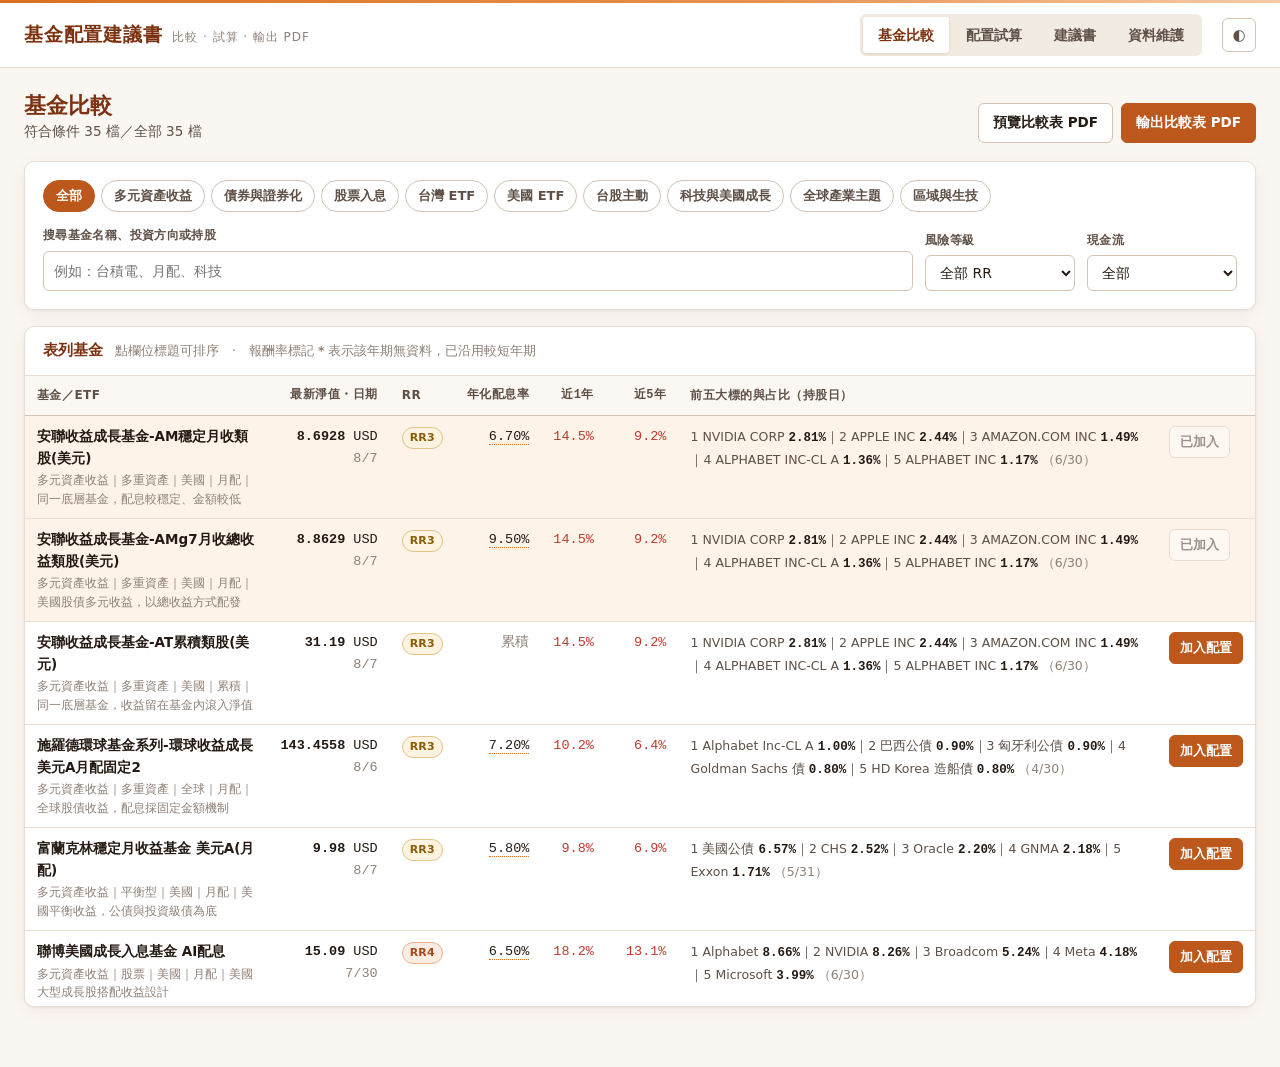
<file: fund-report/standalone.html>
<!doctype html>
<html lang="zh-Hant">
<head>
<meta charset="utf-8">
<meta name="viewport" content="width=device-width, initial-scale=1">
<title>基金配置建議書</title>
<meta name="description" content="比較表列基金的淨值、風險等級與前五大持股，配置後輸出配息與本金成長預估的 A4 建議書 PDF。">
<style>
/* ==== assets/app.css ==== */
/* =============================================================================
   基金配置建議書產生器 — 介面樣式
   -----------------------------------------------------------------------------
   主色為暖橘。中性色刻意帶褐調而非藍灰，讓整體是一套暖色系統，
   而不是冷灰配一個橘色重點。
   深色值同時定義在 media query 與 [data-theme] 兩處，
   讓「跟隨系統」與「手動切換」兩種狀態都能正確解析。
   ========================================================================== */

:root {
  color-scheme: light;

  /* 暖橘主色階 */
  --brand-900: #5E2409;
  --brand-800: #7C3210;
  --brand-700: #9B4416;
  --brand-600: #BC581C;
  --brand-500: #D97120;   /* 主色錨點 */
  --brand-400: #E89150;
  --brand-200: #F6CBA6;
  --brand-100: #FBE4D0;
  --brand-050: #FDF3E9;

  /* 對比用的深青，只在需要與橘色分離時出現，用量極少 */
  --teal-700: #185E5A;
  --teal-500: #23837D;

  /* 暖中性色 */
  --paper:        #FAF6F1;
  --surface:      #FFFFFF;
  --surface-2:    #FBF7F2;
  --surface-3:    #F2EBE2;
  --ink:          #241A13;
  --ink-2:        #5E5047;
  --ink-3:        #8E8077;
  --rule:         #E8DED2;
  --rule-strong:  #D2C3B3;

  /* 台股慣例：紅漲綠跌。僅用於報酬率，不當作系列色 */
  --up:           #C0392B;
  --down:         #12764C;

  /* 圖表系列色（已通過色盲分離度與亮度帶檢驗，橘色領銜，順序固定不可循環） */
  --series-1: #eb6834;  --series-2: #2a78d6;  --series-3: #1baf7a;  --series-4: #eda100;
  --series-5: #e87ba4;  --series-6: #008300;  --series-7: #4a3aa7;  --series-8: #e34948;
  --grid:     #EFE7DC;
  --axis:     #D2C3B3;

  /* 圖表引擎讀取的角色色（.sheet 內會被紙張色票覆寫） */
  --c-surface: var(--surface);
  --c-grid:    var(--grid);
  --c-axis:    var(--axis);
  --c-ink:     var(--ink);
  --c-ink-2:   var(--ink-2);
  --c-ink-3:   var(--ink-3);

  --font-ui:  -apple-system, BlinkMacSystemFont, "PingFang TC", "Noto Sans TC",
              "Microsoft JhengHei", "Segoe UI", system-ui, sans-serif;
  --font-doc: "Noto Serif TC", "Source Han Serif TC", "Songti TC", "Songti SC",
              PMingLiU, Georgia, serif;
  --font-num: ui-monospace, "SF Mono", "JetBrains Mono", Menlo, Consolas, monospace;

  --r-sm: 3px;  --r-md: 6px;  --r-lg: 10px;
  --shadow: 0 1px 2px rgba(94, 36, 9, .05), 0 4px 16px rgba(94, 36, 9, .06);
}

@media (prefers-color-scheme: dark) {
  :root:not([data-theme="light"]) {
    color-scheme: dark;
    --brand-900: #FBE4D0; --brand-800: #F6CBA6; --brand-700: #E89150;
    --brand-600: #E17F35; --brand-500: #D97120; --brand-400: #B7551A;
    --brand-200: #5E2409; --brand-100: #40200D; --brand-050: #2A1710;
    --teal-700: #6FC4BD; --teal-500: #3FA49D;
    --paper: #14100D;  --surface: #1E1813;  --surface-2: #241D17;  --surface-3: #2E251D;
    --ink: #F0E9E1;    --ink-2: #B8A99C;    --ink-3: #8E8077;
    --rule: #362C23;   --rule-strong: #4A3B2E;
    --up: #E2635F;     --down: #3FA97A;
    --series-1: #d95926; --series-2: #3987e5; --series-3: #199e70; --series-4: #c98500;
    --series-5: #d55181; --series-6: #008300; --series-7: #9085e9; --series-8: #e66767;
    --grid: #2A211A;   --axis: #4A3B2E;
    --shadow: 0 1px 2px rgba(0,0,0,.35), 0 4px 16px rgba(0,0,0,.28);
  }
}

:root[data-theme="dark"] {
  color-scheme: dark;
  --brand-900: #FBE4D0; --brand-800: #F6CBA6; --brand-700: #E89150;
  --brand-600: #E17F35; --brand-500: #D97120; --brand-400: #B7551A;
  --brand-200: #5E2409; --brand-100: #40200D; --brand-050: #2A1710;
  --teal-700: #6FC4BD; --teal-500: #3FA49D;
  --paper: #14100D;  --surface: #1E1813;  --surface-2: #241D17;  --surface-3: #2E251D;
  --ink: #F0E9E1;    --ink-2: #B8A99C;    --ink-3: #8E8077;
  --rule: #362C23;   --rule-strong: #4A3B2E;
  --up: #E2635F;     --down: #3FA97A;
  --series-1: #d95926; --series-2: #3987e5; --series-3: #199e70; --series-4: #c98500;
  --series-5: #d55181; --series-6: #008300; --series-7: #9085e9; --series-8: #e66767;
  --grid: #2A211A;   --axis: #4A3B2E;
  --shadow: 0 1px 2px rgba(0,0,0,.35), 0 4px 16px rgba(0,0,0,.28);
}

* { box-sizing: border-box; }

body {
  margin: 0;
  background: var(--paper);
  color: var(--ink);
  font-family: var(--font-ui);
  font-size: 15px;
  line-height: 1.6;
  -webkit-font-smoothing: antialiased;
}

h1, h2, h3, h4 { margin: 0; text-wrap: balance; font-weight: 700; line-height: 1.3; }
p { margin: 0; }
button, input, select, textarea { font: inherit; color: inherit; }
a { color: var(--brand-700); }

:where(a, button, input, select, textarea, [tabindex]):focus-visible {
  outline: 2px solid var(--brand-500);
  outline-offset: 2px;
  border-radius: var(--r-sm);
}

@media (prefers-reduced-motion: reduce) {
  *, *::before, *::after { animation-duration: .01ms !important; transition-duration: .01ms !important; }
}

/* ---------------------------------------------------------------- 頁首 --- */

.topbar {
  position: sticky; top: 0; z-index: 40;
  background: var(--surface);
  border-bottom: 1px solid var(--rule);
}
.topbar::before {
  content: ""; display: block; height: 3px;
  background: linear-gradient(90deg, var(--brand-500), var(--brand-400) 60%, var(--brand-200));
}

.topbar__inner {
  max-width: 1280px; margin: 0 auto; padding: 11px 24px;
  display: flex; align-items: center; gap: 20px; flex-wrap: wrap;
}

.brand { display: flex; align-items: baseline; gap: 10px; margin-right: auto; }
.brand__mark {
  font-family: var(--font-doc); font-size: 19px; font-weight: 700;
  color: var(--brand-800); letter-spacing: .04em;
}
.brand__sub { font-size: 12px; color: var(--ink-3); letter-spacing: .08em; }

.tabs { display: flex; gap: 2px; background: var(--surface-3); padding: 3px; border-radius: var(--r-md); }
.tab {
  appearance: none; border: 0; background: transparent; color: var(--ink-2);
  padding: 7px 15px; border-radius: var(--r-sm); cursor: pointer;
  font-size: 14px; font-weight: 600; white-space: nowrap;
  transition: background .15s, color .15s;
}
.tab:hover { color: var(--ink); }
.tab[aria-selected="true"] { background: var(--surface); color: var(--brand-800); box-shadow: 0 1px 3px rgba(94,36,9,.14); }

.icon-btn {
  appearance: none; background: var(--surface); border: 1px solid var(--rule-strong);
  color: var(--ink-2); width: 34px; height: 34px; border-radius: var(--r-md);
  cursor: pointer; display: grid; place-items: center; font-size: 15px;
}
.icon-btn:hover { border-color: var(--brand-400); color: var(--brand-700); }

/* -------------------------------------------------------------- 版面 ----- */

.wrap { max-width: 1280px; margin: 0 auto; padding: 24px; }
.panel[hidden] { display: none; }

.page-head { display: flex; align-items: flex-end; gap: 16px; flex-wrap: wrap; margin-bottom: 18px; }
.page-head h2 { font-family: var(--font-doc); font-size: 22px; color: var(--brand-800); }
.page-head p { color: var(--ink-2); font-size: 13.5px; }
.page-head__actions { margin-left: auto; display: flex; gap: 8px; flex-wrap: wrap; }

.card {
  background: var(--surface); border: 1px solid var(--rule);
  border-radius: var(--r-lg); box-shadow: var(--shadow);
}
.card__head {
  padding: 14px 18px; border-bottom: 1px solid var(--rule);
  display: flex; align-items: center; gap: 12px; flex-wrap: wrap;
}
.card__head h3 { font-size: 15px; color: var(--brand-800); }
.card__head .hint { font-size: 12.5px; color: var(--ink-3); }
.card__body { padding: 18px; }

/* ------------------------------------------------------------- 表單元件 -- */

.btn {
  appearance: none; cursor: pointer;
  border: 1px solid var(--rule-strong); background: var(--surface); color: var(--ink);
  padding: 8px 14px; border-radius: var(--r-md); font-size: 13.5px; font-weight: 600;
  display: inline-flex; align-items: center; gap: 7px; white-space: nowrap;
  transition: background .15s, border-color .15s;
}
.btn:hover { background: var(--surface-2); border-color: var(--brand-400); }
.btn--primary { background: var(--brand-600); border-color: var(--brand-600); color: #fff; }
.btn--primary:hover { background: var(--brand-700); border-color: var(--brand-700); }
:root[data-theme="dark"] .btn--primary { background: var(--brand-500); border-color: var(--brand-500); color: #1A1109; }
@media (prefers-color-scheme: dark) {
  :root:not([data-theme="light"]) .btn--primary { background: var(--brand-500); border-color: var(--brand-500); color: #1A1109; }
}
.btn--ghost { background: transparent; border-color: transparent; color: var(--ink-2); padding: 6px 10px; }
.btn--ghost:hover { background: var(--surface-3); color: var(--ink); }
.btn--sm { padding: 5px 10px; font-size: 12.5px; }
.btn[disabled] { opacity: .45; cursor: not-allowed; }

.field { display: flex; flex-direction: column; gap: 5px; }
.field > label { font-size: 12px; font-weight: 600; color: var(--ink-2); letter-spacing: .03em; }
.input, .select {
  background: var(--surface); border: 1px solid var(--rule-strong);
  border-radius: var(--r-md); padding: 8px 10px; width: 100%;
  font-size: 14px; color: var(--ink);
}
.input:focus, .select:focus { border-color: var(--brand-500); outline: none; box-shadow: 0 0 0 3px var(--brand-100); }
.input--num { font-family: var(--font-num); text-align: right; font-variant-numeric: tabular-nums; }

.chips { display: flex; gap: 6px; flex-wrap: wrap; }
.chip {
  appearance: none; cursor: pointer; font-size: 13px; font-weight: 600;
  border: 1px solid var(--rule-strong); background: var(--surface); color: var(--ink-2);
  padding: 5px 12px; border-radius: 999px; transition: .15s;
}
.chip:hover { border-color: var(--brand-400); color: var(--brand-700); }
.chip[aria-pressed="true"] { background: var(--brand-600); border-color: var(--brand-600); color: #fff; }
:root[data-theme="dark"] .chip[aria-pressed="true"] { background: var(--brand-500); border-color: var(--brand-500); color: #1A1109; }
@media (prefers-color-scheme: dark) {
  :root:not([data-theme="light"]) .chip[aria-pressed="true"] { background: var(--brand-500); border-color: var(--brand-500); color: #1A1109; }
}

.toolbar { display: flex; gap: 12px; align-items: flex-end; flex-wrap: wrap; }
.toolbar .field { min-width: 150px; }

/* --------------------------------------------------------------- 表格 ---- */

.table-scroll { overflow-x: auto; }
table.data { width: 100%; border-collapse: collapse; font-size: 13.5px; }
table.data th, table.data td {
  padding: 10px 12px; text-align: left; vertical-align: top;
  border-bottom: 1px solid var(--rule);
}
table.data thead th {
  position: sticky; top: 0; z-index: 2;
  background: var(--surface-2); color: var(--ink-2);
  font-size: 12px; font-weight: 700; letter-spacing: .04em; white-space: nowrap;
  border-bottom: 1px solid var(--rule-strong);
}
table.data thead th.sortable { cursor: pointer; user-select: none; }
table.data thead th.sortable:hover { color: var(--brand-700); }
table.data tbody tr:hover { background: var(--surface-2); }
table.data tbody tr.is-picked { background: var(--brand-050); }
table.data td.num, table.data th.num {
  text-align: right; font-family: var(--font-num);
  font-variant-numeric: tabular-nums; white-space: nowrap;
}
.fund-name { font-weight: 600; color: var(--ink); }
.fund-meta { font-size: 11.5px; color: var(--ink-3); margin-top: 2px; }

.pill {
  display: inline-block; padding: 1px 7px; border-radius: 999px;
  font-size: 11px; font-weight: 700; letter-spacing: .02em;
  border: 1px solid var(--rule-strong); color: var(--ink-2); background: var(--surface-2);
  white-space: nowrap;
}
.pill--rr1, .pill--rr2 { color: #0d6b4b; border-color: #9ecfba; background: #eaf6f0; }
.pill--rr3 { color: #8a5d05; border-color: #e2c489; background: #fdf3e0; }
.pill--rr4 { color: #a4491b; border-color: #edb191; background: #fdece2; }
.pill--rr5 { color: #93231f; border-color: #e8a3a0; background: #fdeceb; }
:root[data-theme="dark"] .pill--rr1, :root[data-theme="dark"] .pill--rr2 { color:#5fc79a; border-color:#1f4736; background:#12241c; }
:root[data-theme="dark"] .pill--rr3 { color:#d6ac5c; border-color:#4a3d1d; background:#241e10; }
:root[data-theme="dark"] .pill--rr4 { color:#e08b5f; border-color:#4d3123; background:#251912; }
:root[data-theme="dark"] .pill--rr5 { color:#e2635f; border-color:#4d2523; background:#251312; }
@media (prefers-color-scheme: dark) {
  :root:not([data-theme="light"]) .pill--rr1, :root:not([data-theme="light"]) .pill--rr2 { color:#5fc79a; border-color:#1f4736; background:#12241c; }
  :root:not([data-theme="light"]) .pill--rr3 { color:#d6ac5c; border-color:#4a3d1d; background:#241e10; }
  :root:not([data-theme="light"]) .pill--rr4 { color:#e08b5f; border-color:#4d3123; background:#251912; }
  :root:not([data-theme="light"]) .pill--rr5 { color:#e2635f; border-color:#4d2523; background:#251312; }
}

/* 自動更新來源標記 */
.src-tag {
  display: inline-block; margin-top: 3px; padding: 0 5px;
  font-size: 10.5px; font-weight: 700; border-radius: 2px;
  background: var(--brand-100); color: var(--brand-800); border: 1px solid var(--brand-200);
  letter-spacing: .02em;
}

.holdings-inline { font-size: 12.5px; color: var(--ink-2); line-height: 1.7; }
.holdings-inline b { font-family: var(--font-num); font-weight: 600; color: var(--ink); }
.holdings-inline .as-of { color: var(--ink-3); }

.val-up { color: var(--up); }
.val-down { color: var(--down); }
.muted { color: var(--ink-3); }
.nowrap { white-space: nowrap; }
.assumed { border-bottom: 1px dotted var(--brand-500); cursor: help; }

/* ------------------------------------------------------------ 配置試算 --- */

.layout-2col { display: grid; grid-template-columns: minmax(0, 1fr) 340px; gap: 20px; align-items: start; }
@media (max-width: 1080px) { .layout-2col { grid-template-columns: minmax(0, 1fr); } }

.form-grid { display: grid; grid-template-columns: repeat(auto-fit, minmax(160px, 1fr)); gap: 14px; }

.alloc-row { display: grid; grid-template-columns: minmax(0,1fr) 96px 120px 34px; gap: 10px; align-items: center;
  padding: 11px 0; border-bottom: 1px solid var(--rule); }
.alloc-row:last-child { border-bottom: 0; }
.alloc-row__name { min-width: 0; }
.alloc-row__name .fund-name { font-size: 13.5px; }
.alloc-swatch { width: 9px; height: 9px; border-radius: 2px; display: inline-block; margin-right: 6px; flex: none; }
.alloc-amt { font-family: var(--font-num); font-variant-numeric: tabular-nums; font-size: 13px; text-align: right; color: var(--ink-2); }
@media (max-width: 620px) {
  .alloc-row { grid-template-columns: minmax(0,1fr) 80px 34px; }
  .alloc-amt { grid-column: 1 / -1; text-align: left; }
}

.empty {
  padding: 40px 20px; text-align: center; color: var(--ink-3); font-size: 14px;
  border: 1px dashed var(--rule-strong); border-radius: var(--r-md);
}

.total-bar {
  display: flex; align-items: center; gap: 12px; padding: 12px 0 0;
  border-top: 2px solid var(--rule-strong); margin-top: 6px; font-weight: 700;
}
.total-bar .num { font-family: var(--font-num); font-variant-numeric: tabular-nums; margin-left: auto; }
.total-bar.is-off { color: var(--brand-700); }

/* KPI */
.kpi-grid { display: grid; grid-template-columns: repeat(auto-fit, minmax(200px, 1fr)); gap: 12px; }
.kpi {
  background: var(--surface); border: 1px solid var(--rule); border-radius: var(--r-md);
  padding: 14px 16px;
}
.kpi__label { font-size: 12px; color: var(--ink-2); font-weight: 600; letter-spacing: .03em; }
.kpi__value {
  font-size: clamp(17px, 1.7vw, 21px); font-weight: 700; color: var(--brand-800); margin-top: 4px;
  letter-spacing: -.02em; white-space: nowrap;
}
.kpi__value small { font-size: 12px; font-weight: 600; color: var(--ink-3); margin-right: 3px; }
.kpi__foot { font-size: 11.5px; color: var(--ink-3); margin-top: 3px; }
.kpi--accent { border-left: 3px solid var(--brand-500); background: var(--brand-050); }

/* 圖表 */
.chart-stack { display: flex; flex-direction: column; gap: 16px; }
.chart-grid { display: grid; grid-template-columns: repeat(auto-fit, minmax(300px, 1fr)); gap: 16px; }
.chart-grid--donuts { grid-template-columns: repeat(auto-fit, minmax(210px, 1fr)); }
.chart-box { background: var(--surface); border: 1px solid var(--rule); border-radius: var(--r-md); padding: 14px; }
.chart-box h4 { font-size: 13.5px; color: var(--ink); margin-bottom: 2px; }
.chart-box .chart-sub { font-size: 11.5px; color: var(--ink-3); margin-bottom: 10px; }
.chart-svg { width: 100%; height: auto; display: block; overflow: visible; }

.legend { display: flex; flex-wrap: wrap; gap: 6px 14px; margin-top: 10px; font-size: 12px; color: var(--ink-2); }
.legend__item { display: inline-flex; align-items: center; gap: 6px; }
.legend__dot { width: 9px; height: 9px; border-radius: 2px; flex: none; }
.legend__val { font-family: var(--font-num); font-variant-numeric: tabular-nums; color: var(--ink-3); }

.chart-tip {
  position: fixed; z-index: 90; pointer-events: none; opacity: 0;
  background: var(--surface); border: 1px solid var(--rule-strong); border-radius: var(--r-md);
  box-shadow: var(--shadow); padding: 8px 11px; font-size: 12.5px; color: var(--ink);
  max-width: 260px; transition: opacity .1s;
}
.chart-tip b { font-family: var(--font-num); font-variant-numeric: tabular-nums; }
.chart-tip .tip-title { font-weight: 700; margin-bottom: 3px; color: var(--brand-800); }

/* 分散度水平長條（取代甜甜圈，同樣資訊、更省空間也更好讀） */
.spread-row { margin-bottom: 14px; }
.spread-row:last-child { margin-bottom: 0; }
.spread-row__label { font-size: 12px; font-weight: 700; color: var(--ink-2); margin-bottom: 5px; }
.spread-bar {
  display: flex; height: 22px; border-radius: 3px; overflow: hidden;
  background: var(--surface-3); gap: 2px;
}
.spread-seg {
  display: grid; place-items: center; min-width: 0;
  font-size: 11px; font-weight: 700; color: #fff;
  font-variant-numeric: tabular-nums; overflow: hidden; white-space: nowrap;
  text-shadow: 0 0 3px rgba(0, 0, 0, .3);
}

/* ------------------------------------------------------------- 提示條 ---- */

.notice {
  display: flex; gap: 10px; align-items: flex-start;
  background: var(--brand-050); border: 1px solid var(--brand-200);
  border-radius: var(--r-md); padding: 11px 14px; font-size: 13px; color: var(--ink);
  line-height: 1.6;
}
.notice__mark { color: var(--brand-600); font-weight: 700; flex: none; }
.notice--info { background: var(--surface-2); border-color: var(--rule-strong); }
.notice--info .notice__mark { color: var(--teal-500); }

.status-line { font-size: 12.5px; color: var(--ink-2); min-height: 20px; }

/* 淨值更新狀態列 */
.nav-status {
  display: flex; align-items: center; gap: 8px; flex-wrap: wrap;
  font-size: 12.5px; color: var(--ink-2);
}
.nav-status .dot { width: 7px; height: 7px; border-radius: 50%; background: var(--brand-500); flex: none; }
.nav-status .dot--idle { background: var(--ink-3); }

/* ------------------------------------------------------------ 資料維護 --- */

.data-table input.input { padding: 5px 7px; font-size: 12.5px; }
.data-table td { padding: 6px 8px; }
.w-nav  { width: 104px; } .w-date { width: 132px; }
.w-pct  { width: 72px; }  .w-rr { width: 62px; }

/* ---------------------------------------------------------- 建議書預覽 --- */

.sheet-stage { background: var(--surface-3); padding: 22px; border-radius: var(--r-lg); overflow-x: auto; }
.sheet-stage .sheet { margin: 0 auto 22px; }
.sheet-stage .sheet:last-child { margin-bottom: 0; }

</style>
<style>
/* ==== assets/print.css ==== */
/* =============================================================================
   A4 文件樣式 — 建議書、比較表、長期持有叮嚀
   .sheet 模擬紙張，因此固定使用淺色調（不隨深色模式反轉），
   螢幕預覽與列印輸出共用同一份規則，所見即所得。
   ========================================================================== */

.sheet {
  /* 紙張自帶一組固定色票，與介面 token 脫鉤 */
  --p-ink:      #241A13;
  --p-ink-2:    #5A4C43;
  --p-ink-3:    #8B7D73;
  --p-rule:     #E5DACD;
  --p-rule-2:   #CDBCA9;
  --p-brand:    #C25A1A;
  --p-brand-dk: #8A3A0F;
  --p-brand-lt: #E89150;
  --p-tint:     #FDF3E9;
  --p-tint-2:   #F8E7D5;
  --p-teal:     #1B6A65;
  --p-surface:  #FFFFFF;
  --p-surface-2:#FBF7F2;
  --p-up:       #C0392B;
  --p-down:     #12764C;

  /* 紙張永遠是白的：圖表角色色與系列色在此固定為淺色版本，
     不隨介面深色模式反轉，否則列印會拿到深色系列色。 */
  --c-surface: #FFFFFF;
  --c-grid:    #EFE7DC;
  --c-axis:    #CDBCA9;
  --c-ink:     #241A13;
  --c-ink-2:   #5A4C43;
  --c-ink-3:   #8B7D73;
  --series-1: #eb6834;  --series-2: #2a78d6;  --series-3: #1baf7a;  --series-4: #eda100;
  --series-5: #e87ba4;  --series-6: #008300;  --series-7: #4a3aa7;  --series-8: #e34948;

  width: 210mm;
  min-height: 297mm;
  padding: 12mm 14mm 10mm;
  background: var(--p-surface);
  color: var(--p-ink);
  font-family: var(--font-ui);
  font-size: 9.5pt;
  line-height: 1.55;
  box-shadow: 0 2px 12px rgba(94, 36, 9, .15);
  display: flex;
  flex-direction: column;
  position: relative;
}

.sheet::before {
  content: "";
  position: absolute; inset: 0 0 auto 0; height: 4.5mm;
  background: linear-gradient(90deg, var(--p-brand-dk), var(--p-brand) 45%, var(--p-brand-lt));
}

.sheet__body {
  flex: 1 1 auto;
  display: flex;
  flex-direction: column;
  min-height: 0;
}

/* ============================================================ 報頭 ======= */

.mast {
  display: grid;
  grid-template-columns: 1fr 78mm;
  gap: 5mm;
  align-items: stretch;
  margin-bottom: 5mm;
}

.mast__id { display: flex; flex-direction: column; justify-content: center; }
.mast__eyebrow {
  font-size: 7.5pt; color: var(--p-brand); font-weight: 700;
  letter-spacing: .22em; text-transform: uppercase; margin-bottom: 1.5mm;
}
.mast__name {
  font-family: var(--font-doc); font-size: 25pt; font-weight: 700;
  color: var(--p-ink); letter-spacing: .04em; line-height: 1.1;
}
.mast__rule { height: 1.2mm; width: 22mm; background: var(--p-brand); margin: 2.4mm 0; }
.mast__meta { font-size: 8.5pt; color: var(--p-ink-2); line-height: 1.7; }
.mast__meta b { color: var(--p-ink); }
.mast__meta .sep { color: var(--p-rule-2); margin: 0 6px; }

/* 主角數字：客戶第一眼要看到的是「每個月領多少」 */
.hero {
  background: var(--p-tint);
  border: 1px solid var(--p-tint-2);
  border-left: 1.6mm solid var(--p-brand);
  border-radius: 2px;
  padding: 3.4mm 4mm;
  display: flex; flex-direction: column; justify-content: center;
}
.hero__label { font-size: 8pt; color: var(--p-brand-dk); font-weight: 700; letter-spacing: .1em; }
.hero__value {
  font-size: 25pt; font-weight: 700; color: var(--p-brand-dk);
  line-height: 1.1; letter-spacing: -.02em; font-variant-numeric: tabular-nums;
  margin: .6mm 0;
}
.hero__value small { font-size: 11pt; font-weight: 600; color: var(--p-brand); margin-right: 2px; }
.hero__foot { font-size: 7.5pt; color: var(--p-ink-2); }

.hero__split {
  display: grid; grid-template-columns: 1fr 1fr; gap: 3mm;
  margin-top: 2.6mm; padding-top: 2.4mm; border-top: 1px dashed var(--p-rule-2);
}
.hero__cell .k { font-size: 7pt; color: var(--p-ink-2); font-weight: 700; }
.hero__cell .v {
  font-size: 12pt; font-weight: 700; color: var(--p-ink);
  font-variant-numeric: tabular-nums; letter-spacing: -.01em; line-height: 1.25;
}
.hero__cell .v small { font-size: 7.5pt; color: var(--p-ink-3); margin-right: 1px; }
.hero__cell .s { font-size: 6.8pt; color: var(--p-ink-3); }

/* ============================================================ 區塊 ======= */

.sec { margin-bottom: 4.5mm; }
.sec__head {
  display: flex; align-items: baseline; gap: 3mm;
  border-bottom: 1.2px solid var(--p-brand);
  padding-bottom: 1.4mm; margin-bottom: 2.6mm;
}
.sec__title {
  font-family: var(--font-doc); font-size: 12pt; font-weight: 700;
  color: var(--p-brand-dk); letter-spacing: .03em;
}
.sec__note { margin-left: auto; font-size: 7.5pt; color: var(--p-ink-3); }

/* -------------------------------------------------- 配置組成橫條 -------- */

.compo { display: flex; height: 8mm; border-radius: 2px; overflow: hidden; gap: 1.5px; margin-bottom: 2.4mm; }
.compo__seg {
  display: grid; place-items: center; min-width: 0; overflow: hidden;
  color: #fff; font-size: 7.5pt; font-weight: 700; white-space: nowrap;
  font-variant-numeric: tabular-nums;
  text-shadow: 0 0 2px rgba(0, 0, 0, .35);
}

/* ---------------------------------------------------------- 文件表格 ---- */

table.ptable { width: 100%; border-collapse: collapse; font-size: 8.4pt; }
table.ptable th {
  background: var(--p-tint); color: var(--p-brand-dk);
  font-size: 7.5pt; font-weight: 700; letter-spacing: .04em;
  text-align: left; padding: 1.5mm 2.2mm;
  border-bottom: 1px solid var(--p-tint-2);
}
table.ptable td { padding: 1.5mm 2.2mm; border-bottom: 1px solid var(--p-rule); vertical-align: middle; }
table.ptable .num { text-align: right; font-variant-numeric: tabular-nums; white-space: nowrap; }
table.ptable .name { font-weight: 700; }
table.ptable tfoot td {
  font-weight: 700; padding: 1.7mm 2.2mm; border-bottom: 0;
  border-top: 1.2px solid var(--p-brand);
  background: var(--p-tint);
  color: var(--p-brand-dk);
}
.ptag {
  display: inline-block; padding: .3mm 1.6mm; border-radius: 2px; font-size: 7.5pt;
  border: 1px solid var(--p-rule-2); color: var(--p-ink-2); background: var(--p-surface-2);
  white-space: nowrap;
}
.pswatch { display: inline-block; width: 2.6mm; height: 2.6mm; border-radius: 1px; margin-right: 1.6mm; vertical-align: baseline; }

/* ------------------------------------------------------------- 圖表 ---- */

.pchart { border: 1px solid var(--p-rule); border-radius: 2px; padding: 2mm 2.4mm 2.2mm; background: var(--p-surface); }
.pchart__title { font-size: 8.5pt; font-weight: 700; color: var(--p-ink); }
.pchart__sub { font-size: 6.8pt; color: var(--p-ink-3); margin-bottom: 1mm; }
.pchart .legend { font-size: 6.8pt; color: var(--p-ink-2); gap: 2px 9px; margin-top: 1mm; }
.pchart .legend__val { color: var(--p-ink-3); }

/* 年期數字條：把曲線上讀不精確的值補成可對照的表 */
.milestones { display: grid; grid-template-columns: repeat(5, 1fr); gap: 1.5px; margin-top: 2.2mm; }
.ms {
  background: var(--p-surface-2); border-top: 1.2px solid var(--p-brand-lt);
  padding: 1.6mm 1.5mm; text-align: center;
}
.ms__y { font-size: 7pt; color: var(--p-brand-dk); font-weight: 700; letter-spacing: .06em; }
.ms__v { font-size: 8.6pt; font-weight: 700; font-variant-numeric: tabular-nums; letter-spacing: -.01em; }
.ms__g { font-size: 6.6pt; color: var(--p-ink-3); font-variant-numeric: tabular-nums; }

/* -------------------------------------------------------- 分散度長條 ---- */

.pspread { display: grid; grid-template-columns: repeat(3, 1fr); gap: 4mm; }
.psp__label { font-size: 7.5pt; font-weight: 700; color: var(--p-ink-2); margin-bottom: 1mm; }
.psp__bar { display: flex; height: 6.5mm; border-radius: 2px; overflow: hidden; gap: 1.5px; }
.psp__seg {
  display: grid; place-items: center; min-width: 0; overflow: hidden;
  color: #fff; font-size: 7pt; font-weight: 700; white-space: nowrap;
  font-variant-numeric: tabular-nums; text-shadow: 0 0 2px rgba(0,0,0,.35);
}
.psp__keys { display: flex; flex-wrap: wrap; gap: 1mm 4mm; margin-top: 1.2mm; font-size: 7pt; color: var(--p-ink-2); }
.psp__key { display: inline-flex; align-items: center; gap: 1.4mm; }
.psp__dot { width: 2.2mm; height: 2.2mm; border-radius: 1px; flex: none; }

/* ---------------------------------------------------------- 持股透視 ---- */

table.ptable--hold td { vertical-align: top; padding: 1.5mm 2.2mm; }
table.ptable--hold .name { white-space: nowrap; }
.hold-line { font-size: 7.2pt; color: var(--p-ink-2); line-height: 1.5; }
.hold-line b { font-weight: 700; color: var(--p-ink); font-variant-numeric: tabular-nums; }
.hold-line .as-of { color: var(--p-ink-3); white-space: nowrap; }
.hold-caveat { font-size: 7pt; color: var(--p-ink-3); margin-top: 1.4mm; line-height: 1.55; }

/* ==================================================== 長期持有小叮嚀 ==== */

.tips-lead {
  background: var(--p-tint); border-left: 1.6mm solid var(--p-brand);
  padding: 4.5mm 5mm; margin-bottom: 6mm; border-radius: 2px;
}
.tips-lead h3 {
  font-family: var(--font-doc); font-size: 15.5pt; color: var(--p-brand-dk);
  letter-spacing: .04em; margin-bottom: 1.2mm;
}
.tips-lead p { font-size: 9.2pt; color: var(--p-ink-2); line-height: 1.8; }

.tips-grid { display: grid; grid-template-columns: 1fr 1fr; gap: 6.5mm 7mm; }
.tip { display: grid; grid-template-columns: 9.5mm 1fr; gap: 1mm; break-inside: avoid; }
.tip__n {
  font-family: var(--font-num); font-size: 18pt; font-weight: 700;
  color: var(--p-brand-lt); line-height: 1; letter-spacing: -.03em;
}
.tip__title { font-size: 10.5pt; font-weight: 700; color: var(--p-ink); margin-bottom: 1.4mm; line-height: 1.35; }
.tip__body { font-size: 8.8pt; color: var(--p-ink-2); line-height: 1.8; }
.tip__body b { color: var(--p-brand-dk); }

/* 附錄接在叮嚀後面，需要一段喘息，否則會黏在最後一則上 */
.tips-grid + .sec { margin-top: 6mm; }

.tips-close {
  margin-top: auto; padding-top: 4mm; border-top: 1.2px solid var(--p-brand);
  display: grid; grid-template-columns: 1fr 62mm; gap: 6mm; align-items: end;
}
.tips-close__note { font-size: 8.8pt; color: var(--p-ink-2); line-height: 1.8; }
.tips-close__note b { color: var(--p-brand-dk); }
.sign { font-size: 8.4pt; color: var(--p-ink-2); }
.sign__row { display: flex; align-items: flex-end; gap: 2mm; margin-bottom: 3mm; }
.sign__k { white-space: nowrap; font-weight: 700; }
.sign__line { flex: 1; border-bottom: 1px solid var(--p-rule-2); height: 5mm; }
.sign__val { flex: 1; border-bottom: 1px solid var(--p-rule-2); height: 5mm; font-weight: 700; color: var(--p-ink); }

/* ---------------------------------------------------------- 風險警語 ---- */

.disclaimer { margin-top: auto; padding-top: 2.6mm; border-top: 1px solid var(--p-rule); }
.disclaimer h5 { font-size: 7.5pt; color: var(--p-brand-dk); letter-spacing: .04em; margin-bottom: 1mm; }
.disclaimer ol { margin: 0; padding-left: 4mm; font-size: 6.4pt; color: var(--p-ink-2); line-height: 1.45; }
.disclaimer li { margin-bottom: .5mm; }
.disclaimer b { color: var(--p-ink); }

.sheet__foot {
  margin-top: 2mm; padding-top: 1.6mm; border-top: 1px solid var(--p-rule);
  display: flex; gap: 12px; font-size: 7pt; color: var(--p-ink-3);
}
.sheet__foot .pageno { margin-left: auto; font-variant-numeric: tabular-nums; }

/* ---------------------------------------------------------- 比較表 ------ */

.cmp-head {
  border-bottom: 1.2px solid var(--p-brand); padding-bottom: 1.6mm; margin-bottom: 3.4mm;
  display: flex; align-items: flex-end; gap: 4mm;
}
.cmp-head__title { font-family: var(--font-doc); font-size: 15pt; color: var(--p-brand-dk); font-weight: 700; }
.cmp-head__sub { font-size: 8pt; color: var(--p-ink-2); margin-top: .8mm; }
.cmp-head__no { margin-left: auto; font-family: var(--font-num); font-size: 15pt; color: var(--p-brand-lt); font-weight: 700; }

table.cmp { width: 100%; border-collapse: collapse; font-size: 8.5pt; table-layout: fixed; }
table.cmp th {
  background: var(--p-brand-dk); color: #fff; font-size: 7.5pt; font-weight: 700;
  text-align: left; padding: 1.8mm 2.2mm; letter-spacing: .03em;
}
table.cmp td { padding: 4mm 2.2mm; border-bottom: 1px solid var(--p-rule); vertical-align: top; }
table.cmp tbody tr:nth-child(even) { background: var(--p-surface-2); }
table.cmp .c-name { font-weight: 700; font-size: 8.8pt; color: var(--p-brand-dk); }
table.cmp .c-sub { font-size: 7pt; color: var(--p-ink-3); margin-top: .6mm; }
table.cmp .c-nav { font-variant-numeric: tabular-nums; font-weight: 700; }
table.cmp .c-hold { font-size: 7.6pt; color: var(--p-ink-2); line-height: 1.5; }
table.cmp .c-hold b { font-weight: 700; color: var(--p-ink); font-variant-numeric: tabular-nums; }

.cmp-note {
  margin-top: 3mm; font-size: 7.5pt; color: var(--p-ink-2);
  background: var(--p-tint); border-left: 1.2mm solid var(--p-brand); padding: 2mm 3mm;
}

/* ------------------------------------------------------------- 列印 ----- */

/* 移到畫面外而不是 display:none —— 隱藏的元素量不到高度，
   自動縮放就無法在列印前算出正確比例。 */
#printRoot {
  position: absolute; left: -20000px; top: 0;
  width: 210mm; visibility: hidden;
}

@page { size: A4; margin: 0; }

@media print {
  html, body { background: #fff !important; margin: 0; padding: 0; }
  body > *:not(#printRoot) { display: none !important; }

  #printRoot {
    display: block !important;
    position: static; left: auto; width: auto; visibility: visible;
  }
  #printRoot .sheet {
    box-shadow: none;
    margin: 0;
    /* 固定成剛好一張 A4：內容已由 fitSheet 縮到放得下，
       這裡再夾一次，杜絕零點幾像素的溢出多印一張白紙 */
    height: 297mm;
    overflow: hidden;
    break-after: page;
    page-break-after: always;
  }
  #printRoot .sheet:last-child { break-after: auto; page-break-after: auto; }

  .sheet, .sheet * { -webkit-print-color-adjust: exact; print-color-adjust: exact; }
  .pchart, .tip, tr { break-inside: avoid; page-break-inside: avoid; }
}

</style>
</head>
<body>

<header class="topbar">
  <div class="topbar__inner">
    <div class="brand">
      <span class="brand__mark">基金配置建議書</span>
      <span class="brand__sub">比較 · 試算 · 輸出 PDF</span>
    </div>

    <nav class="tabs" role="tablist" aria-label="功能分頁">
      <button class="tab" role="tab" data-tab="compare"  aria-selected="true"  aria-controls="panel-compare">基金比較</button>
      <button class="tab" role="tab" data-tab="allocate" aria-selected="false" aria-controls="panel-allocate">配置試算</button>
      <button class="tab" role="tab" data-tab="report"   aria-selected="false" aria-controls="panel-report">建議書</button>
      <button class="tab" role="tab" data-tab="data"     aria-selected="false" aria-controls="panel-data">資料維護</button>
    </nav>

    <button class="icon-btn" id="btnTheme" title="跟隨系統（點擊切換為深色）" aria-label="切換深淺色">◐</button>
  </div>
</header>

<main class="wrap">

  <!-- ============================================================ 基金比較 -->
  <section class="panel" id="panel-compare" role="tabpanel" aria-labelledby="tab-compare">
    <div class="page-head">
      <div>
        <h2>基金比較</h2>
        <p id="compareCount">—</p>
      </div>
      <div class="page-head__actions">
        <button class="btn" id="btnPreviewCompare">預覽比較表 PDF</button>
        <button class="btn btn--primary" id="btnPrintCompare">輸出比較表 PDF</button>
      </div>
    </div>

    <div class="card" style="margin-bottom:16px">
      <div class="card__body" style="display:flex;flex-direction:column;gap:14px">
        <div class="chips" id="catChips"></div>
        <div class="toolbar">
          <div class="field" style="flex:1;min-width:220px">
            <label for="searchBox">搜尋基金名稱、投資方向或持股</label>
            <input class="input" id="searchBox" type="search" placeholder="例如：台積電、月配、科技">
          </div>
          <div class="field">
            <label for="rrFilter">風險等級</label>
            <select class="select" id="rrFilter">
              <option value="all">全部 RR</option>
              <option value="2">RR2</option><option value="3">RR3</option>
              <option value="4">RR4</option><option value="5">RR5</option>
            </select>
          </div>
          <div class="field">
            <label for="payoutFilter">現金流</label>
            <select class="select" id="payoutFilter">
              <option value="all">全部</option>
              <option value="income">配息型</option>
              <option value="accum">累積型</option>
            </select>
          </div>
        </div>
      </div>
    </div>

    <div class="card">
      <div class="card__head">
        <h3>表列基金</h3>
        <span class="hint">點欄位標題可排序　·　報酬率標記 <b>*</b> 表示該年期無資料，已沿用較短年期</span>
      </div>
      <div class="table-scroll" style="max-height:70vh;overflow-y:auto">
        <div id="compareTable"></div>
      </div>
    </div>

    <div id="comparePreviewWrap" hidden style="margin-top:18px">
      <div class="card">
        <div class="card__head"><h3>比較表 PDF 預覽</h3><span class="hint">A4 直式，依分類分頁，每頁 3 檔</span></div>
        <div class="card__body">
          <div class="sheet-stage" id="comparePreview"></div>
        </div>
      </div>
    </div>
  </section>

  <!-- ============================================================ 配置試算 -->
  <section class="panel" id="panel-allocate" role="tabpanel" hidden>
    <div class="page-head">
      <div>
        <h2>配置試算</h2>
        <p>調整比例即時重算配息與資產成長，結果直接反映到建議書。</p>
      </div>
    </div>

    <div class="layout-2col">
      <div style="display:flex;flex-direction:column;gap:16px">

        <div class="card">
          <div class="card__head"><h3>配置標的</h3><span class="hint">比例可不滿 100%，系統會依相對比重換算</span></div>
          <div class="card__body">
            <div id="allocRows"></div>
            <div class="total-bar" id="totalBar"></div>
            <div class="toolbar" style="margin-top:14px">
              <select class="select" id="quickAdd" style="flex:1;min-width:200px" aria-label="快速加入標的"></select>
              <button class="btn" id="btnEqualize">平均分配</button>
              <button class="btn" id="btnNormalize">調整為 100%</button>
              <button class="btn btn--ghost" id="btnClearPlan">清空</button>
            </div>
          </div>
        </div>

        <div class="card">
          <div class="card__head">
            <h3>預估成效</h3>
            <span class="hint">各年期採該年期年化報酬率推算，非單一固定報酬率</span>
          </div>
          <div class="card__body" style="display:flex;flex-direction:column;gap:16px">
            <div class="kpi-grid" id="kpiRow"></div>
            <div class="chart-stack" id="previewCharts"></div>
          </div>
        </div>

      </div>

      <aside style="display:flex;flex-direction:column;gap:16px">
        <div class="card">
          <div class="card__head"><h3>建議書抬頭</h3></div>
          <div class="card__body">
            <div class="form-grid">
              <div class="field">
                <label for="planClient">客戶姓名</label>
                <input class="input" id="planClient" type="text" placeholder="王大明">
              </div>
              <div class="field">
                <label for="planAdvisor">承辦顧問</label>
                <input class="input" id="planAdvisor" type="text" placeholder="李顧問">
              </div>
              <div class="field" style="grid-column:1/-1">
                <label for="planName">投資方案名稱</label>
                <input class="input" id="planName" type="text" placeholder="平衡型策略">
              </div>
              <div class="field" style="grid-column:1/-1">
                <label for="planAmount">投資金額（NT$）</label>
                <input class="input input--num" id="planAmount" type="number" min="0" step="100000">
              </div>
              <div class="field" style="grid-column:1/-1">
                <label for="planFx">美元匯率（僅供換算參考）</label>
                <input class="input input--num" id="planFx" type="number" min="0" step="0.01">
              </div>
            </div>
          </div>
        </div>

        <div class="card">
          <div class="card__head"><h3>配息處理方式</h3></div>
          <div class="card__body" style="display:flex;flex-direction:column;gap:10px">
            <label style="display:flex;gap:9px;align-items:flex-start;cursor:pointer">
              <input type="radio" name="mode" value="total" style="margin-top:4px">
              <span>
                <b>配息再投入（總報酬）</b>
                <span class="muted" style="display:block;font-size:12.5px">配息滾入本金，資產成長最快。與一般平台的績效表達方式一致。</span>
              </span>
            </label>
            <label style="display:flex;gap:9px;align-items:flex-start;cursor:pointer">
              <input type="radio" name="mode" value="payout" style="margin-top:4px">
              <span>
                <b>配息領出</b>
                <span class="muted" style="display:block;font-size:12.5px">客戶每月實領現金，本金僅以「總報酬扣除配息率」成長，另計累計已領配息。</span>
              </span>
            </label>
            <div class="notice notice--info" style="margin-top:4px">
              <span class="notice__mark">i</span>
              <span>客戶若真的按月把配息花掉，用「配息領出」才不會高估未來本金。</span>
            </div>
          </div>
        </div>
      </aside>
    </div>
  </section>

  <!-- ============================================================== 建議書 -->
  <section class="panel" id="panel-report" role="tabpanel" hidden>
    <div class="page-head">
      <div>
        <h2>建議書</h2>
        <p>A4 直式，所見即所得。輸出時請在列印視窗選擇「另存為 PDF」，邊界選「無」。</p>
      </div>
      <div class="page-head__actions">
        <button class="btn" id="btnGoAllocate">回到配置試算</button>
        <button class="btn btn--primary" id="btnPrintReport">輸出建議書 PDF</button>
      </div>
    </div>

    <div class="sheet-stage" id="reportPreview"></div>
  </section>

  <!-- ============================================================ 資料維護 -->
  <section class="panel" id="panel-data" role="tabpanel" hidden>
    <div class="page-head">
      <div>
        <h2>資料維護</h2>
        <p>所有修改自動存在這台電腦的瀏覽器裡，不會上傳到任何地方。</p>
      </div>
    </div>

    <div class="card" style="margin-bottom:16px">
      <div class="card__head"><h3>自動更新狀態</h3></div>
      <div class="card__body" style="display:flex;flex-direction:column;gap:10px">
        <p class="nav-status" id="navStatus"></p>
        <p class="muted" style="font-size:12.5px;line-height:1.7">
          掛牌 ETF（0050、006208、0056、00981A、QQQ、SPY、IVV）的收盤價由 GitHub Actions
          每個交易日自動抓取。境外基金沒有可穩定存取的公開來源，仍須用下方的「貼上更新」維護。
        </p>
      </div>
    </div>

    <div class="notice" style="margin-bottom:16px">
      <span class="notice__mark">！</span>
      <span>
        <b>淨值、RR 與前五大持股</b>取自 2026/08/10 版比較表，屬公告事實；
        <b>年化配息率與各年期報酬率是預設假設值</b>，直接決定建議書上的月領息與資產預估。
        提供給客戶前，請務必依最新月報或平台資料在本頁覆寫。
      </span>
    </div>

    <div class="card" style="margin-bottom:16px">
      <div class="card__head"><h3>批次更新</h3><span class="hint">從 Excel 或平台複製後直接貼上，一行一檔</span></div>
      <div class="card__body" style="display:flex;flex-direction:column;gap:12px">
        <div class="form-grid">
          <div class="field">
            <label for="navAsOf">淨值資料基準日</label>
            <input class="input" id="navAsOf" type="date">
          </div>
        </div>
        <div class="field">
          <label for="pasteBox">貼上更新（欄位順序：名稱或代碼、淨值、淨值日、年化配息率；用 Tab 或逗號分隔）</label>
          <textarea class="input" id="pasteBox" rows="5" spellcheck="false"
            placeholder="安聯收益成長 AMg7	8.8629	2026/08/11	9.5&#10;0050	102.85	2026/08/11	2.8&#10;QQQ	723.03	2026/08/11"></textarea>
        </div>
        <div class="toolbar">
          <button class="btn btn--primary" id="btnApplyPaste">套用貼上的資料</button>
          <button class="btn" id="btnExport">匯出備份 JSON</button>
          <label class="btn" for="fileImport" style="margin:0">匯入備份 JSON</label>
          <input type="file" id="fileImport" accept="application/json,.json" hidden>
          <button class="btn btn--ghost" id="btnReset" style="margin-left:auto">回復預設值</button>
        </div>
      </div>
    </div>

    <div class="card">
      <div class="card__head">
        <h3>逐筆編輯</h3>
        <span class="hint">套用「基金比較」分頁的篩選條件　·　空白代表無資料</span>
      </div>
      <div class="table-scroll" style="max-height:70vh;overflow-y:auto">
        <div id="dataTable"></div>
      </div>
    </div>
  </section>

  <p class="status-line" id="statusLine" role="status" aria-live="polite" style="margin-top:16px"></p>
</main>

<!-- 列印時只有這個容器會出現在紙上 -->
<div id="printRoot" aria-hidden="true"></div>

<script>
/* ==== data/nav.json（打包當下的自動更新快照）==== */
window.NAV_SNAPSHOT = {
  "updatedAt": "2026-08-14T01:06:34.656Z",
  "note": "僅涵蓋公開掛牌 ETF。境外基金無可穩定存取的公開來源，請用網站的「貼上更新」維護。",
  "problems": [],
  "quotes": {
    "tw-0050": {
      "price": 106.7,
      "date": "2026-08-13",
      "currency": "TWD",
      "kind": "收盤價",
      "source": "臺灣證券交易所 OpenAPI",
      "symbol": "0050"
    },
    "tw-006208": {
      "price": 244.4,
      "date": "2026-08-13",
      "currency": "TWD",
      "kind": "收盤價",
      "source": "臺灣證券交易所 OpenAPI",
      "symbol": "006208"
    },
    "tw-0056": {
      "price": 53,
      "date": "2026-08-13",
      "currency": "TWD",
      "kind": "收盤價",
      "source": "臺灣證券交易所 OpenAPI",
      "symbol": "0056"
    },
    "tw-00981a": {
      "price": 29.95,
      "date": "2026-08-13",
      "currency": "TWD",
      "kind": "收盤價",
      "source": "臺灣證券交易所 OpenAPI",
      "symbol": "00981A"
    },
    "us-qqq": {
      "price": 732.07,
      "date": "2026-08-13",
      "currency": "USD",
      "kind": "收盤價",
      "source": "Yahoo Finance",
      "symbol": "QQQ"
    },
    "us-spy": {
      "price": 777.88,
      "date": "2026-08-13",
      "currency": "USD",
      "kind": "收盤價",
      "source": "Yahoo Finance",
      "symbol": "SPY"
    },
    "us-ivv": {
      "price": 781.47,
      "date": "2026-08-13",
      "currency": "USD",
      "kind": "收盤價",
      "source": "Yahoo Finance",
      "symbol": "IVV"
    }
  }
}
;
</script>
<script>
/* ==== assets/funds.js ==== */
/* =============================================================================
   基金資料庫（預設值）
   -----------------------------------------------------------------------------
   資料來源分兩類，請務必分開理解：

   [A] 公告事實 — nav / navDate / rr / holdings / holdingsDate / direction
       取自 2026/08/10 版「基金投資方向、RR值 與前五大持股」比較表。
       淨值日多為 8/6–8/7（8/10 為週一，境外基金與美股尚未更新）。

   [B] 試算假設 — yield（年化配息率）/ returns（各年期年化報酬率）
       這兩欄是「假設值」，不是官方公告數字。它們直接決定建議書上的
       預估月領息與未來資產預估，請在「資料維護」分頁依最新月報或
       平台資料覆寫後再輸出給客戶。

   欄位說明
     id           唯一代碼（請勿重複）
     name         完整名稱（顯示於建議書）
     short        簡稱（顯示於圖表與表格）
     cat          分類代碼，對應 CATEGORIES
     currency     計價幣別 TWD / USD
     nav          最新淨值；無法取得時填 null，介面會顯示「待平台核對」
     navDate      淨值日期 YYYY-MM-DD
     rr           風險報酬等級 1–5
     assetClass   資產類別（用於資產類別圓餅圖）
     region       投資區域（用於投資區域圓餅圖）
     payout       配息頻率：月配 / 季配 / 半年配 / 年配 / 累積
     yield        年化配息率 %（累積型填 0）          ← 假設值
     direction    投資方向（一句話）
     returns      各年期年化報酬率 %                   ← 假設值
                  可只填部分年期，缺漏年期會沿用最長可得年期並在報告加註
     holdings     前五大持股 [{ name, weight }]
     holdingsDate 持股基準日 YYYY-MM-DD
   ========================================================================== */

window.CATEGORIES = [
  { id: 'multi',    name: '多元資產收益',   note: '股債混合，現金流為主要訴求' },
  { id: 'bond',     name: '債券與證券化',   note: '收益來自利息與信用利差' },
  { id: 'eqinc',    name: '股票入息',       note: '收益來自股息與選擇權權利金' },
  { id: 'tw-etf',   name: '台灣 ETF',       note: '被動追蹤指數' },
  { id: 'us-etf',   name: '美國 ETF',       note: '被動追蹤指數' },
  { id: 'tw-active',name: '台股主動',       note: '由經理人選股，非追蹤指數' },
  { id: 'tech',     name: '科技與美國成長', note: '集中於半導體、軟體與雲端' },
  { id: 'sector',   name: '全球產業主題',   note: '景氣敏感因子各不相同' },
  { id: 'region',   name: '區域與生技',     note: '衛星曝險，波動較大' }
];

window.DEFAULT_META = {
  /* 掛牌 ETF 由 GitHub Actions 每日覆寫，此處僅為首次載入的預設基準日 */
  navAsOf: '2026-08-10',
  rrNote: 'RR 依台灣銷售平台常用分級；不同通路可能略有差異',
  fxUSDTWD: 29.5
};

/* 安聯收益成長系列共用底層持股（同一檔基金的不同現金流級別） */
var AGI_HOLDINGS = [
  { name: 'NVIDIA CORP',        weight: 2.81 },
  { name: 'APPLE INC',          weight: 2.44 },
  { name: 'AMAZON.COM INC',     weight: 1.49 },
  { name: 'ALPHABET INC-CL A',  weight: 1.36 },
  { name: 'ALPHABET INC',       weight: 1.17 }
];
var AGI_RETURNS = { 1: 14.5, 3: 12.8, 5: 9.2, 7: 7.6, 10: 8.4 };

window.DEFAULT_FUNDS = [
  /* ---------- 多元資產收益 ---------- */
  {
    id: 'agi-amg7', name: '安聯收益成長基金-AMg7月收總收益類股(美元)', short: '安聯收益成長 AMg7',
    cat: 'multi', currency: 'USD', nav: 8.8629, navDate: '2026-08-07', rr: 3,
    assetClass: '多重資產', region: '美國', payout: '月配', yield: 9.50,
    direction: '美國股債多元收益，以總收益方式配發',
    returns: AGI_RETURNS, holdings: AGI_HOLDINGS, holdingsDate: '2026-06-30'
  },
  {
    id: 'agi-am', name: '安聯收益成長基金-AM穩定月收類股(美元)', short: '安聯收益成長 AM',
    cat: 'multi', currency: 'USD', nav: 8.6928, navDate: '2026-08-07', rr: 3,
    assetClass: '多重資產', region: '美國', payout: '月配', yield: 6.70,
    direction: '同一底層基金，配息較穩定、金額較低',
    returns: AGI_RETURNS, holdings: AGI_HOLDINGS, holdingsDate: '2026-06-30'
  },
  {
    id: 'agi-at', name: '安聯收益成長基金-AT累積類股(美元)', short: '安聯收益成長 AT',
    cat: 'multi', currency: 'USD', nav: 31.19, navDate: '2026-08-07', rr: 3,
    assetClass: '多重資產', region: '美國', payout: '累積', yield: 0,
    direction: '同一底層基金，收益留在基金內滾入淨值',
    returns: AGI_RETURNS, holdings: AGI_HOLDINGS, holdingsDate: '2026-06-30'
  },
  {
    id: 'ftif-income', name: '富蘭克林穩定月收益基金 美元A(月配)', short: '富蘭克林穩定月收益',
    cat: 'multi', currency: 'USD', nav: 9.98, navDate: '2026-08-07', rr: 3,
    assetClass: '平衡型', region: '美國', payout: '月配', yield: 5.80,
    direction: '美國平衡收益，公債與投資級債為底',
    returns: { 1: 9.8, 3: 8.4, 5: 6.9, 7: 5.8, 10: 6.2 },
    holdings: [
      { name: '美國公債', weight: 6.57 }, { name: 'CHS', weight: 2.52 },
      { name: 'Oracle', weight: 2.20 }, { name: 'GNMA', weight: 2.18 },
      { name: 'Exxon', weight: 1.71 }
    ], holdingsDate: '2026-05-31'
  },
  {
    id: 'schroder-gig', name: '施羅德環球基金系列-環球收益成長 美元A月配固定2', short: '施羅德環球收益成長',
    cat: 'multi', currency: 'USD', nav: 143.4558, navDate: '2026-08-06', rr: 3,
    assetClass: '多重資產', region: '全球', payout: '月配', yield: 7.20,
    direction: '全球股債收益，配息採固定金額機制',
    returns: { 1: 10.2, 3: 9.1, 5: 6.4, 7: 5.5, 10: 5.9 },
    holdings: [
      { name: 'Alphabet Inc-CL A', weight: 1.00 }, { name: '巴西公債', weight: 0.90 },
      { name: '匈牙利公債', weight: 0.90 }, { name: 'Goldman Sachs 債', weight: 0.80 },
      { name: 'HD Korea 造船債', weight: 0.80 }
    ], holdingsDate: '2026-04-30'
  },
  {
    id: 'ab-agi-ai', name: '聯博美國成長入息基金 AI配息', short: '聯博美國成長入息 AI',
    cat: 'multi', currency: 'USD', nav: 15.09, navDate: '2026-07-30', rr: 4,
    assetClass: '股票', region: '美國', payout: '月配', yield: 6.50,
    direction: '美國大型成長股搭配收益設計',
    returns: { 1: 18.2, 3: 16.4, 5: 13.1, 7: 12.0, 10: 12.8 },
    holdings: [
      { name: 'Alphabet', weight: 8.66 }, { name: 'NVIDIA', weight: 8.26 },
      { name: 'Broadcom', weight: 5.24 }, { name: 'Meta', weight: 4.18 },
      { name: 'Microsoft', weight: 3.99 }
    ], holdingsDate: '2026-06-30'
  },
  {
    id: 'ab-growth-ap', name: '聯博美國成長基金 AP總報酬月配', short: '聯博美國成長 AP',
    cat: 'multi', currency: 'USD', nav: 74.97, navDate: '2026-08-07', rr: 4,
    assetClass: '股票', region: '美國', payout: '月配', yield: 6.00,
    direction: '美國大型成長股，以總報酬方式月配',
    returns: { 1: 19.5, 3: 17.8, 5: 14.2, 7: 13.5, 10: 14.6 },
    holdings: [
      { name: 'NVIDIA', weight: 9.93 }, { name: 'Alphabet', weight: 9.30 },
      { name: 'Amazon', weight: 8.05 }, { name: 'Microsoft', weight: 6.66 },
      { name: 'Broadcom', weight: 5.83 }
    ], holdingsDate: '2026-04-30'
  },

  /* ---------- 債券與證券化 ---------- */
  {
    id: 'ab-mortgage', name: '聯博房貸收益基金 AA穩定月配', short: '聯博房貸收益 AA',
    cat: 'bond', currency: 'USD', nav: 9.25, navDate: '2026-08-07', rr: 3,
    assetClass: '債券', region: '美國', payout: '月配', yield: 6.20,
    direction: '美國證券化信用，收益來自房貸利差',
    returns: { 1: 7.4, 3: 5.6, 5: 2.8, 7: 2.4, 10: 2.9 },
    holdings: [
      { name: 'FHLM REMICS', weight: 2.12 }, { name: 'UMBS 5% TBA', weight: 1.38 },
      { name: 'DeltaTerra', weight: 1.33 }, { name: 'UMBS 4.5% TBA', weight: 1.05 },
      { name: 'FNMA REMICS', weight: 1.04 }
    ], holdingsDate: '2026-06-30'
  },
  {
    id: 'bnpp-corp', name: '法巴永續高評等企業債券基金 月配美元', short: '法巴永續高評等企業債',
    cat: 'bond', currency: 'USD', nav: 68.35, navDate: '2026-08-06', rr: 2,
    assetClass: '債券', region: '全球', payout: '月配', yield: 4.30,
    direction: '投資級企業債，信用風險最低的一檔',
    returns: { 1: 6.1, 3: 4.2, 5: 1.4, 7: 2.0, 10: 2.6 },
    holdings: [
      { name: 'WSP Global 債', weight: 1.06 }, { name: 'Verisk 債', weight: 0.92 },
      { name: 'Citibank 債', weight: 0.89 }, { name: 'CRH America 債', weight: 0.73 },
      { name: 'Omega Healthcare 債', weight: 0.72 }
    ], holdingsDate: '2026-06-30'
  },

  /* ---------- 股票入息 ---------- */
  {
    id: 'blk-sdd-income', name: '貝萊德全球智慧數據股票入息基金 A6', short: '貝萊德智慧數據入息 A6',
    cat: 'eqinc', currency: 'USD', nav: 10.01, navDate: '2026-08-07', rr: 4,
    assetClass: '股票', region: '全球', payout: '月配', yield: 6.80,
    direction: '全球量化選股入息，收益含選擇權策略',
    returns: { 1: 13.6, 3: 12.2, 5: 11.0, 7: 8.4, 10: 8.1 },
    holdings: [
      { name: 'NVIDIA', weight: 4.26 }, { name: 'Alphabet', weight: 4.05 },
      { name: 'Apple', weight: 3.98 }, { name: 'Cisco', weight: 2.38 },
      { name: 'Accenture', weight: 2.23 }
    ], holdingsDate: '2026-05-31'
  },

  /* ---------- 台灣 ETF ---------- */
  {
    id: 'tw-0050', name: '0050 元大台灣50', short: '0050 元大台灣50',
    cat: 'tw-etf', currency: 'TWD', nav: 102.85, navDate: '2026-08-07', rr: 4,
    assetClass: '股票', region: '台灣', payout: '季配', yield: 2.80,
    direction: '臺灣 50 市值型，台積電權重過半',
    returns: { 1: 22.4, 3: 19.6, 5: 15.8, 7: 14.2, 10: 13.1 },
    holdings: [
      { name: '台積電', weight: 58.64 }, { name: '聯發科', weight: 5.81 },
      { name: '台達電', weight: 3.23 }, { name: '鴻海', weight: 3.22 },
      { name: '日月光投控', weight: 1.96 }
    ], holdingsDate: '2026-08-07'
  },
  {
    id: 'tw-006208', name: '006208 富邦台50', short: '006208 富邦台50',
    cat: 'tw-etf', currency: 'TWD', nav: 235.35, navDate: '2026-08-07', rr: 4,
    assetClass: '股票', region: '台灣', payout: '季配', yield: 2.75,
    direction: '與 0050 追蹤同一指數，差別在費用與規模',
    returns: { 1: 22.3, 3: 19.5, 5: 15.7, 7: 14.1, 10: 13.0 },
    holdings: [
      { name: '台積電', weight: 58.58 }, { name: '聯發科', weight: 5.80 },
      { name: '台達電', weight: 3.22 }, { name: '鴻海', weight: 3.21 },
      { name: '日月光投控', weight: 1.96 }
    ], holdingsDate: '2026-08-07'
  },
  {
    id: 'tw-0056', name: '0056 元大高股息', short: '0056 元大高股息',
    cat: 'tw-etf', currency: 'TWD', nav: 51.38, navDate: '2026-08-07', rr: 4,
    assetClass: '股票', region: '台灣', payout: '季配', yield: 8.00,
    direction: '高股息因子，不是純市值型',
    returns: { 1: 12.4, 3: 14.8, 5: 11.2, 7: 9.6, 10: 8.8 },
    holdings: [
      { name: '南亞', weight: 6.63 }, { name: '華南金', weight: 4.22 },
      { name: '南亞科', weight: 4.19 }, { name: '中信金', weight: 3.95 },
      { name: '緯創', weight: 3.95 }
    ], holdingsDate: '2026-08-07'
  },

  /* ---------- 美國 ETF ---------- */
  {
    id: 'us-qqq', name: 'QQQ 景順納斯達克100 ETF', short: 'QQQ', ticker: 'QQQ',
    cat: 'us-etf', currency: 'USD', nav: 723.03, navDate: '2026-08-07', rr: 4,
    assetClass: '股票', region: '美國', payout: '季配', yield: 0.55,
    direction: 'Nasdaq-100，成長偏壓且不含金融股',
    returns: { 1: 21.6, 3: 23.4, 5: 18.2, 7: 19.4, 10: 18.6 },
    holdings: [
      { name: 'NVIDIA', weight: 8.56 }, { name: 'Apple', weight: 7.27 },
      { name: 'Microsoft', weight: 5.87 }, { name: 'Amazon', weight: 4.66 },
      { name: 'Micron', weight: 4.31 }
    ], holdingsDate: '2026-08-07'
  },
  {
    id: 'us-spy', name: 'SPY 標普500 ETF', short: 'SPY', ticker: 'SPY',
    cat: 'us-etf', currency: 'USD', nav: null, navDate: '2026-08-07', rr: 4,
    assetClass: '股票', region: '美國', payout: '季配', yield: 1.20,
    direction: 'S&P 500 市值型',
    returns: { 1: 17.2, 3: 17.8, 5: 14.6, 7: 14.0, 10: 13.4 },
    holdings: [
      { name: 'NVIDIA', weight: 7.55 }, { name: 'Apple', weight: 7.04 },
      { name: 'Microsoft', weight: 5.36 }, { name: 'Amazon', weight: 4.13 },
      { name: 'Alphabet', weight: 3.02 }
    ], holdingsDate: '2026-08-07'
  },
  {
    id: 'us-ivv', name: 'IVV 安碩核心標普500 ETF', short: 'IVV', ticker: 'IVV',
    cat: 'us-etf', currency: 'USD', nav: 777.04, navDate: '2026-08-07', rr: 4,
    assetClass: '股票', region: '美國', payout: '季配', yield: 1.25,
    direction: '與 SPY 同指數，費用率較低',
    returns: { 1: 17.2, 3: 17.8, 5: 14.6, 7: 14.0, 10: 13.4 },
    holdings: [
      { name: 'Apple', weight: 7.64 }, { name: 'NVIDIA', weight: 7.37 },
      { name: 'Microsoft', weight: 5.23 }, { name: 'Amazon', weight: 3.60 },
      { name: 'Alphabet Inc-CL A', weight: 3.05 }
    ], holdingsDate: '2026-08-07'
  },

  /* ---------- 台股主動 ---------- */
  {
    id: 'tw-00981a', name: '00981A 主動統一台股增長', short: '00981A 主動統一台股增長',
    cat: 'tw-active', currency: 'TWD', nav: 28.03, navDate: '2026-08-07', rr: 5,
    assetClass: '股票', region: '台灣', payout: '累積', yield: 0,
    direction: '主動式 ETF，大型＋創新＋成長',
    returns: { 1: 26.0 },
    holdings: [
      { name: '台積電', weight: 9.63 }, { name: '台光電', weight: 8.53 },
      { name: '聯發科', weight: 7.11 }, { name: '欣興', weight: 6.46 },
      { name: '台指期貨', weight: 5.75 }
    ], holdingsDate: '2026-08-07'
  },
  {
    id: 'fh-allweather', name: '復華全方位基金 A類型', short: '復華全方位 A',
    cat: 'tw-active', currency: 'TWD', nav: 184.73, navDate: '2026-08-07', rr: 4,
    assetClass: '股票', region: '台灣', payout: '累積', yield: 0,
    direction: '台股全市場彈性配置',
    returns: { 1: 23.5, 3: 18.9, 5: 16.4, 7: 14.8, 10: 13.6 },
    holdings: [
      { name: '國巨', weight: 9.46 }, { name: '欣興', weight: 7.05 },
      { name: '聯發科', weight: 6.67 }, { name: '台光電', weight: 6.23 },
      { name: '台積電', weight: 5.90 }
    ], holdingsDate: '2026-06-30'
  },
  {
    id: 'pst-blackhorse', name: '統一黑馬基金', short: '統一黑馬',
    cat: 'tw-active', currency: 'TWD', nav: null, navDate: '2026-08-07', rr: 5,
    assetClass: '股票', region: '台灣', payout: '累積', yield: 0,
    direction: '台股集中精選',
    returns: { 1: 25.8, 3: 20.4, 5: 18.2, 7: 16.0, 10: 14.9 },
    holdings: [
      { name: '台光電', weight: 7.35 }, { name: '台積電', weight: 6.10 },
      { name: '國巨', weight: 5.65 }, { name: '聯電', weight: 5.58 },
      { name: '奇鋐', weight: 5.47 }
    ], holdingsDate: '2026-06-30'
  },
  {
    id: 'agi-tw-tech', name: '安聯台灣科技基金', short: '安聯台灣科技',
    cat: 'tw-active', currency: 'TWD', nav: 734.24, navDate: '2026-08-07', rr: 5,
    assetClass: '股票', region: '台灣', payout: '累積', yield: 0,
    direction: '台灣科技股，記憶體與測試介面權重高',
    returns: { 1: 27.2, 3: 22.6, 5: 19.8, 7: 17.4, 10: 16.2 },
    holdings: [
      { name: '華邦電', weight: 7.44 }, { name: '旺矽', weight: 7.32 },
      { name: '台積電', weight: 6.37 }, { name: '國巨', weight: 5.65 },
      { name: '台燿', weight: 5.38 }
    ], holdingsDate: '2026-06-30'
  },
  {
    id: 'agi-tw-smart', name: '安聯台灣智慧基金', short: '安聯台灣智慧',
    cat: 'tw-active', currency: 'TWD', nav: 394.91, navDate: '2026-08-07', rr: 5,
    assetClass: '股票', region: '台灣', payout: '累積', yield: 0,
    direction: '台灣趨勢成長',
    returns: { 1: 26.4, 3: 21.8, 5: 19.1, 7: 16.8, 10: 15.6 },
    holdings: [
      { name: '旺矽', weight: 8.28 }, { name: '華邦電', weight: 7.46 },
      { name: '台光電', weight: 6.28 }, { name: '信驊', weight: 5.86 },
      { name: '台燿', weight: 5.72 }
    ], holdingsDate: '2026-06-30'
  },
  {
    id: 'agi-tw-dam', name: '安聯台灣大壩基金-A累積型(台幣)', short: '安聯台灣大壩 A累積',
    cat: 'tw-active', currency: 'TWD', nav: null, navDate: '2026-08-07', rr: 4,
    assetClass: '股票', region: '台灣', payout: '累積', yield: 0,
    direction: '台股全市場主動選股',
    returns: { 1: 25.1, 3: 20.2, 5: 18.4, 7: 16.2, 10: 15.1 },
    holdings: [
      { name: '旺矽', weight: 12.17 }, { name: '台燿', weight: 7.19 },
      { name: '穎崴', weight: 7.11 }, { name: '台光電', weight: 6.65 },
      { name: '台積電', weight: 5.20 }
    ], holdingsDate: '2026-06-30'
  },
  {
    id: 'nomura-logistics', name: '野村台灣運籌基金', short: '野村台灣運籌',
    cat: 'tw-active', currency: 'TWD', nav: 437.74, navDate: '2026-08-07', rr: 4,
    assetClass: '股票', region: '台灣', payout: '累積', yield: 0,
    direction: '台灣科技供應鏈',
    returns: { 1: 24.2, 3: 19.4, 5: 17.2, 7: 15.1, 10: 14.0 },
    holdings: [
      { name: '台光電', weight: 7.47 }, { name: '聯發科', weight: 7.31 },
      { name: '欣興', weight: 6.12 }, { name: '台積電', weight: 5.75 },
      { name: '川湖', weight: 5.56 }
    ], holdingsDate: '2026-06-30'
  },
  {
    id: 'pst-benteng', name: '統一奔騰基金', short: '統一奔騰',
    cat: 'tw-active', currency: 'TWD', nav: 713.30, navDate: '2026-08-07', rr: 5,
    assetClass: '股票', region: '台灣', payout: '累積', yield: 0,
    direction: '台股成長選股',
    returns: { 1: 26.8, 3: 21.2, 5: 18.9, 7: 16.5, 10: 15.4 },
    holdings: [
      { name: '台光電', weight: 9.25 }, { name: '國巨', weight: 9.12 },
      { name: '台積電', weight: 7.81 }, { name: '欣興', weight: 7.60 },
      { name: '旺矽', weight: 6.99 }
    ], holdingsDate: '2026-06-30'
  },
  {
    id: 'nomura-quality', name: '野村優質基金 累積', short: '野村優質 累積',
    cat: 'tw-active', currency: 'TWD', nav: 452.00, navDate: '2026-08-07', rr: 4,
    assetClass: '股票', region: '台灣', payout: '累積', yield: 0,
    direction: '台灣品質成長選股',
    returns: { 1: 23.8, 3: 19.0, 5: 16.8, 7: 14.9, 10: 13.8 },
    holdings: [
      { name: '川湖', weight: 10.06 }, { name: '台光電', weight: 9.71 },
      { name: '台積電', weight: 8.61 }, { name: '鴻勁', weight: 7.67 },
      { name: '健策', weight: 7.23 }
    ], holdingsDate: '2026-06-30'
  },
  {
    id: 'nomura-smallcap', name: '野村中小基金 累積', short: '野村中小 累積',
    cat: 'tw-active', currency: 'TWD', nav: 567.06, navDate: '2026-08-07', rr: 5,
    assetClass: '股票', region: '台灣', payout: '累積', yield: 0,
    direction: '台灣中小型成長，個股與流動性風險較高',
    returns: { 1: 25.4, 3: 20.8, 5: 18.6, 7: 16.4, 10: 15.2 },
    holdings: [
      { name: '川湖', weight: 9.18 }, { name: '台光電', weight: 8.38 },
      { name: '聯發科', weight: 6.10 }, { name: '健策', weight: 5.88 },
      { name: '欣興', weight: 5.75 }
    ], holdingsDate: '2026-06-30'
  },

  /* ---------- 科技與美國成長 ---------- */
  {
    id: 'blk-wtech-a2', name: '貝萊德世界科技基金 A2累積(美元)', short: '貝萊德世界科技 A2',
    cat: 'tech', currency: 'USD', nav: 144.63, navDate: '2026-08-07', rr: 5,
    assetClass: '股票', region: '全球', payout: '累積', yield: 0,
    direction: '全球科技股，含韓國記憶體與設備',
    returns: { 1: 24.6, 3: 22.4, 5: 16.8, 7: 18.2, 10: 17.4 },
    holdings: [
      { name: 'SK 海力士', weight: 6.79 }, { name: 'NVIDIA', weight: 6.69 },
      { name: 'Broadcom', weight: 5.70 }, { name: 'Samsung', weight: 5.49 },
      { name: 'Lam Research', weight: 5.23 }
    ], holdingsDate: '2026-06-30'
  },
  {
    id: 'blk-wtech-a10', name: '貝萊德世界科技基金 A10月配(美元)', short: '貝萊德世界科技 A10',
    cat: 'tech', currency: 'USD', nav: 20.70, navDate: '2026-08-07', rr: 5,
    assetClass: '股票', region: '全球', payout: '月配', yield: 6.00,
    direction: '同 A2 底層，改以固定比率月配',
    returns: { 1: 24.6, 3: 22.4, 5: 16.8, 7: 18.2, 10: 17.4 },
    holdings: [
      { name: 'SK 海力士', weight: 6.79 }, { name: 'NVIDIA', weight: 6.69 },
      { name: 'Broadcom', weight: 5.70 }, { name: 'Samsung', weight: 5.49 },
      { name: 'Lam Research', weight: 5.23 }
    ], holdingsDate: '2026-06-30'
  },
  {
    id: 'jpm-us-tech', name: '摩根美國科技基金 A美元累計', short: '摩根美國科技 A累計',
    cat: 'tech', currency: 'USD', nav: 147.16, navDate: '2026-08-06', rr: 4,
    assetClass: '股票', region: '美國', payout: '累積', yield: 0,
    direction: '美國科技主動選股',
    returns: { 1: 20.8, 3: 19.6, 5: 14.4, 7: 16.2, 10: 16.8 },
    holdings: [
      { name: 'Intel', weight: 5.20 }, { name: 'Lam Research', weight: 5.00 },
      { name: 'Alphabet', weight: 3.90 }, { name: 'AMD', weight: 3.70 },
      { name: 'Palo Alto', weight: 3.60 }
    ], holdingsDate: '2026-06-30'
  },
  {
    id: 'trp-uslcg', name: '普徠仕美國大型成長股票基金 A美元', short: '普徠仕美國大型成長 A',
    cat: 'tech', currency: 'USD', nav: 119.11, navDate: '2026-08-06', rr: 4,
    assetClass: '股票', region: '美國', payout: '累積', yield: 0,
    direction: '美國大型成長，前五大權重集中',
    returns: { 1: 19.4, 3: 20.2, 5: 14.8, 7: 15.6, 10: 15.9 },
    holdings: [
      { name: 'Apple', weight: 9.60 }, { name: 'Microsoft', weight: 9.40 },
      { name: 'NVIDIA', weight: 9.20 }, { name: 'Alphabet', weight: 8.60 },
      { name: 'Broadcom', weight: 4.80 }
    ], holdingsDate: '2026-05-31'
  },

  /* ---------- 全球產業主題 ---------- */
  {
    id: 'blk-wfin-a10', name: '貝萊德世界金融基金 A10(美元)', short: '貝萊德世界金融 A10',
    cat: 'sector', currency: 'USD', nav: 20.28, navDate: '2026-08-07', rr: 5,
    assetClass: '股票', region: '全球', payout: '月配', yield: 5.40,
    direction: '全球金融股，對利率與信用循環敏感',
    returns: { 1: 22.6, 3: 18.4, 5: 14.2, 7: 9.8, 10: 9.4 },
    holdings: [
      { name: 'Bank of America', weight: 6.55 }, { name: 'Citigroup', weight: 5.43 },
      { name: 'UBS', weight: 3.31 }, { name: 'Capital One', weight: 3.16 },
      { name: 'BNP Paribas', weight: 3.06 }
    ], holdingsDate: '2026-05-31'
  },
  {
    id: 'cl-infra', name: '美盛凱利基礎建設價值基金 A美元配息(M)避險', short: '美盛凱利基礎建設 A配息M',
    cat: 'sector', currency: 'USD', nav: 12.31, navDate: '2026-08-07', rr: 4,
    assetClass: '股票', region: '全球', payout: '月配', yield: 5.60,
    direction: '全球上市基建，公用事業與運輸為主',
    returns: { 1: 11.2, 3: 6.8, 5: 6.2, 7: 5.4, 10: 6.0 },
    holdings: [
      { name: 'Entergy', weight: 5.05 }, { name: 'RWE', weight: 4.95 },
      { name: 'Severn Trent', weight: 4.70 }, { name: 'TC Energy', weight: 4.49 },
      { name: 'Canadian National Railway', weight: 4.23 }
    ], holdingsDate: '2026-06-30'
  },
  {
    id: 'blk-gold-a2', name: '貝萊德世界黃金基金 A2', short: '貝萊德世界黃金 A2',
    cat: 'sector', currency: 'USD', nav: 104.49, navDate: '2026-08-07', rr: 5,
    assetClass: '股票', region: '全球', payout: '累積', yield: 0,
    direction: '全球黃金礦業股，非直接持有黃金',
    returns: { 1: 38.4, 3: 22.6, 5: 8.4, 7: 11.2, 10: 9.6 },
    holdings: [
      { name: 'Barrick', weight: 8.20 }, { name: 'Newmont', weight: 6.73 },
      { name: 'AngloGold', weight: 6.61 }, { name: 'Wheaton', weight: 5.89 },
      { name: 'Endeavour', weight: 4.95 }
    ], holdingsDate: '2026-05-31'
  },

  /* ---------- 區域與生技 ---------- */
  {
    id: 'jpm-korea', name: '摩根南韓基金', short: '摩根南韓',
    cat: 'region', currency: 'USD', nav: null, navDate: '2026-08-07', rr: 5,
    assetClass: '股票', region: '南韓', payout: '累積', yield: 0,
    direction: '南韓單一市場，前三大占比近三成',
    returns: { 1: 29.6, 3: 12.4, 5: 6.8, 7: 8.2, 10: 7.4 },
    holdings: [
      { name: 'Samsung Elec', weight: 10.20 }, { name: 'SK hynix', weight: 10.00 },
      { name: 'SK Square', weight: 8.80 }, { name: 'Samsung Electro', weight: 6.30 },
      { name: 'Samsung C&T', weight: 5.00 }
    ], holdingsDate: '2026-06-30'
  },
  {
    id: 'jh-life-sci', name: '駿利亨德森環球生命科技基金 A2', short: '駿利環球生命科技 A2',
    cat: 'region', currency: 'USD', nav: 69.30, navDate: '2026-08-07', rr: 4,
    assetClass: '股票', region: '全球', payout: '累積', yield: 0,
    direction: '全球生命科技，與科技股循環不同步',
    returns: { 1: 8.6, 3: 4.2, 5: 2.4, 7: 5.8, 10: 7.2 },
    holdings: [
      { name: 'Eli Lilly', weight: 9.68 }, { name: 'J&J', weight: 6.76 },
      { name: 'UnitedHealth', weight: 4.21 }, { name: 'AstraZeneca', weight: 4.19 },
      { name: 'AbbVie', weight: 3.94 }
    ], holdingsDate: '2026-05-31'
  }
];

</script>
<script>
/* ==== assets/charts.js ==== */
/* =============================================================================
   圖表引擎 — 純 SVG，無外部相依
   -----------------------------------------------------------------------------
   顏色一律透過 CSS 變數取得，因此同一份程式碼在深色介面與白紙列印下
   都會拿到正確的色票：
     --c-surface / --c-grid / --c-axis / --c-ink / --c-ink-2 / --c-ink-3
     --series-1 … --series-8
   ========================================================================== */

(function () {
  'use strict';

  var NS = 'http://www.w3.org/2000/svg';
  var tip = null;

  function el(name, attrs, parent) {
    var n = document.createElementNS(NS, name);
    for (var k in attrs) if (attrs[k] !== null && attrs[k] !== undefined) n.setAttribute(k, attrs[k]);
    if (parent) parent.appendChild(n);
    return n;
  }

  function ensureTip() {
    if (tip && document.body.contains(tip)) return tip;
    tip = document.createElement('div');
    tip.className = 'chart-tip';
    tip.setAttribute('role', 'status');
    document.body.appendChild(tip);
    return tip;
  }

  function showTip(html, evt) {
    var t = ensureTip();
    t.innerHTML = html;
    t.style.opacity = '1';
    var pad = 14;
    var r = t.getBoundingClientRect();
    var x = evt.clientX + pad;
    var y = evt.clientY + pad;
    if (x + r.width > window.innerWidth - 8) x = evt.clientX - r.width - pad;
    if (y + r.height > window.innerHeight - 8) y = evt.clientY - r.height - pad;
    t.style.left = Math.max(8, x) + 'px';
    t.style.top = Math.max(8, y) + 'px';
  }

  function hideTip() { if (tip) tip.style.opacity = '0'; }

  /* 找出視覺上不擁擠的刻度間距 */
  function niceStep(range, target) {
    var raw = range / Math.max(1, target);
    var mag = Math.pow(10, Math.floor(Math.log(raw) / Math.LN10));
    var norm = raw / mag;
    var step = norm >= 5 ? 10 : norm >= 2.5 ? 5 : norm >= 1.5 ? 2 : 1;
    return step * mag;
  }

  function shortNum(v) {
    var a = Math.abs(v);
    if (a >= 1e8) return (v / 1e8).toFixed(a >= 1e9 ? 0 : 1) + '億';
    if (a >= 1e4) return (v / 1e4).toFixed(a >= 1e6 ? 0 : 1) + '萬';
    return Math.round(v).toLocaleString('en-US');
  }

  function money(v) { return 'NT$ ' + Math.round(v).toLocaleString('en-US'); }

  /* ==========================================================================
     堆疊面積圖 — 資產成長軌跡
     把「總值成長」與「獲利占多少」合成同一張圖：下層是投入本金，
     上層是各種獲利，總高度就是預估總值。
     opts: { labels:[], series:[{name,color,values}], height }
     ====================================================================== */
  function stackedArea(box, opts) {
    var labels = opts.labels || [], series = opts.series || [];
    box.textContent = '';
    if (!labels.length) return;

    var W = opts.width || 480, H = opts.height || 168;
    var m = { t: 14, r: 14, b: 24, l: 50 };
    var iw = W - m.l - m.r, ih = H - m.t - m.b;

    var svg = el('svg', {
      viewBox: '0 0 ' + W + ' ' + H, class: 'chart-svg',
      preserveAspectRatio: 'xMidYMid meet', role: 'img',
      'aria-label': opts.ariaLabel || '資產成長軌跡'
    }, box);

    var totals = labels.map(function (_, i) {
      return series.reduce(function (s, ser) { return s + Math.max(0, ser.values[i] || 0); }, 0);
    });
    var max = Math.max.apply(null, totals) || 1;
    var step = niceStep(max, 4);
    var hi = Math.ceil(max / step) * step;

    var x = function (i) { return m.l + (labels.length === 1 ? iw / 2 : (iw * i) / (labels.length - 1)); };
    var y = function (v) { return m.t + ih - (v / hi) * ih; };

    for (var g = 0; g <= hi + 1e-6; g += step) {
      el('line', { x1: m.l, x2: m.l + iw, y1: y(g), y2: y(g), stroke: 'var(--c-grid)', 'stroke-width': 1 }, svg);
      el('text', {
        x: m.l - 6, y: y(g) + 3.5, 'text-anchor': 'end',
        fill: 'var(--c-ink-3)', 'font-size': 8.5, 'font-family': 'var(--font-num)'
      }, svg).textContent = shortNum(g);
    }

    /* 由下往上疊，每層畫出自己的上緣與下緣所圍出的面積 */
    var lower = labels.map(function () { return 0; });
    series.forEach(function (ser) {
      var upper = lower.map(function (v, i) { return v + Math.max(0, ser.values[i] || 0); });

      var d = '';
      upper.forEach(function (v, i) { d += (i ? 'L' : 'M') + x(i).toFixed(2) + ' ' + y(v).toFixed(2) + ' '; });
      for (var i = lower.length - 1; i >= 0; i--) d += 'L' + x(i).toFixed(2) + ' ' + y(lower[i]).toFixed(2) + ' ';
      d += 'Z';

      el('path', {
        d: d, fill: ser.color, 'fill-opacity': ser.solid ? .92 : .55,
        stroke: 'var(--c-surface)', 'stroke-width': 1.2   /* 1.2px 紙面隔線讓層與層不相黏 */
      }, svg);

      lower = upper;
    });

    /* 總值線與端點 */
    var dTop = '';
    totals.forEach(function (v, i) { dTop += (i ? 'L' : 'M') + x(i).toFixed(2) + ' ' + y(v).toFixed(2) + ' '; });
    el('path', {
      d: dTop.trim(), fill: 'none', stroke: 'var(--series-1)', 'stroke-width': 2,
      'stroke-linejoin': 'round', 'stroke-linecap': 'round'
    }, svg);

    labels.forEach(function (lab, i) {
      el('circle', {
        cx: x(i), cy: y(totals[i]), r: i === labels.length - 1 ? 4 : 2.6,
        fill: 'var(--series-1)', stroke: 'var(--c-surface)', 'stroke-width': 1.6
      }, svg);
      el('text', {
        x: x(i), y: m.t + ih + 14, 'text-anchor': 'middle',
        fill: 'var(--c-ink-2)', 'font-size': 8.5, 'font-family': 'var(--font-num)'
      }, svg).textContent = lab;
    });

    el('text', {
      x: x(labels.length - 1), y: y(totals[totals.length - 1]) - 9, 'text-anchor': 'end',
      fill: 'var(--c-ink)', 'font-size': 9.5, 'font-weight': 700, 'font-family': 'var(--font-num)'
    }, svg).textContent = shortNum(totals[totals.length - 1]);

    /* 互動層 */
    var cross = el('line', {
      y1: m.t, y2: m.t + ih, stroke: 'var(--c-axis)', 'stroke-width': 1,
      'stroke-dasharray': '3 3', opacity: 0
    }, svg);

    labels.forEach(function (lab, i) {
      var bw = iw / labels.length;
      el('rect', {
        x: m.l + bw * i, y: m.t, width: bw, height: ih, fill: 'transparent', style: 'cursor:crosshair'
      }, svg).addEventListener('mousemove', function (e) {
        var rows = series.map(function (ser) {
          return ser.name + '　<b>' + money(Math.max(0, ser.values[i] || 0)) + '</b>';
        }).join('<br>');
        cross.setAttribute('x1', x(i)); cross.setAttribute('x2', x(i));
        cross.setAttribute('opacity', 1);
        showTip('<div class="tip-title">' + lab + '　總值 ' + money(totals[i]) + '</div>' + rows, e);
      });
    });
    svg.addEventListener('mouseleave', function () { cross.setAttribute('opacity', 0); hideTip(); });
  }

  /* 圖例 — 兩個以上系列一律附圖例，識別不靠顏色單獨承擔 */
  function legend(container, items, opts) {
    opts = opts || {};
    var wrap = document.createElement('div');
    wrap.className = 'legend';
    items.forEach(function (it) {
      var span = document.createElement('span');
      span.className = 'legend__item';
      var dot = document.createElement('span');
      dot.className = 'legend__dot';
      dot.style.background = it.color;
      span.appendChild(dot);
      span.appendChild(document.createTextNode(it.label));
      if (it.value !== undefined && it.value !== null) {
        var v = document.createElement('span');
        v.className = 'legend__val';
        v.textContent = it.value;
        span.appendChild(v);
      }
      wrap.appendChild(span);
    });
    container.appendChild(wrap);
    return wrap;
  }

  window.Charts = {
    area: stackedArea,
    legend: legend,
    shortNum: shortNum,
    hideTip: hideTip
  };
})();

</script>
<script>
/* ==== assets/app.js ==== */
/* =============================================================================
   基金配置建議書產生器 — 主程式
   ========================================================================== */

(function () {
  'use strict';

  var STORE_KEY = 'fundAdvisor.v2';
  var HORIZONS = [1, 3, 5, 7, 10];
  var SERIES = ['var(--series-1)', 'var(--series-2)', 'var(--series-3)', 'var(--series-4)',
                'var(--series-5)', 'var(--series-6)', 'var(--series-7)', 'var(--series-8)'];

  /* ---------------------------------------------------------------- 工具 -- */

  var $  = function (s, r) { return (r || document).querySelector(s); };
  var $$ = function (s, r) { return Array.prototype.slice.call((r || document).querySelectorAll(s)); };

  function esc(s) {
    return String(s === null || s === undefined ? '' : s)
      .replace(/&/g, '&amp;').replace(/</g, '&lt;').replace(/>/g, '&gt;').replace(/"/g, '&quot;');
  }

  function h(tag, attrs, children) {
    var n = document.createElement(tag);
    if (attrs) for (var k in attrs) {
      if (k === 'class') n.className = attrs[k];
      else if (k === 'html') n.innerHTML = attrs[k];
      else if (k === 'text') n.textContent = attrs[k];
      else if (k.slice(0, 2) === 'on') n.addEventListener(k.slice(2), attrs[k]);
      else if (attrs[k] !== null && attrs[k] !== undefined) n.setAttribute(k, attrs[k]);
    }
    (children || []).forEach(function (c) {
      if (c === null || c === undefined || c === false) return;
      n.appendChild(typeof c === 'string' ? document.createTextNode(c) : c);
    });
    return n;
  }

  function num(v)  { return Math.round(v).toLocaleString('en-US'); }
  function nt(v)   { return 'NT$ ' + num(v); }
  function pct(v, d) { return (v === null || v === undefined || isNaN(v)) ? '—' : v.toFixed(d === undefined ? 2 : d) + '%'; }
  function todayISO() { return new Date().toISOString().slice(0, 10); }

  function fmtDate(iso) {
    if (!iso) return '—';
    var p = String(iso).split('-');
    return p.length === 3 ? (p[1].replace(/^0/, '') + '/' + p[2].replace(/^0/, '')) : iso;
  }
  function fmtDateFull(iso) {
    if (!iso) return '—';
    var p = String(iso).split('-');
    return p.length === 3 ? (p[0] + '/' + p[1] + '/' + p[2]) : iso;
  }

  /* --------------------------------------------------------------- 狀態 -- */

  var state = {
    meta: null,
    funds: null,
    plan: {
      client: '', advisor: '', planName: '平衡型策略',
      amount: 10000000, fx: 29.5, mode: 'total',
      items: []
    },
    ui: { cat: 'all', q: '', rr: 'all', payout: 'all', sortKey: 'cat', sortDir: 1, tab: 'compare' }
  };

  function deepCopy(o) { return JSON.parse(JSON.stringify(o)); }

  function loadState() {
    state.meta  = deepCopy(window.DEFAULT_META);
    state.funds = deepCopy(window.DEFAULT_FUNDS);
    var raw;
    try { raw = localStorage.getItem(STORE_KEY); } catch (e) { raw = null; }
    if (!raw) return;
    try {
      var s = JSON.parse(raw);
      if (s.meta)  Object.assign(state.meta, s.meta);
      if (s.plan)  Object.assign(state.plan, s.plan);
      if (s.funds && s.funds.length) mergeFunds(s.funds);
    } catch (e) {
      console.warn('儲存的資料無法解析，已改用預設值', e);
    }
  }

  /* 只覆寫使用者改過的欄位，新版預設資料庫新增的基金仍會出現 */
  function mergeFunds(saved) {
    var byId = {};
    state.funds.forEach(function (f) { byId[f.id] = f; });
    saved.forEach(function (s) {
      if (byId[s.id]) Object.assign(byId[s.id], s);
      else state.funds.push(s);
    });
  }

  var saveTimer = null;
  function saveState() {
    clearTimeout(saveTimer);
    saveTimer = setTimeout(function () {
      try {
        localStorage.setItem(STORE_KEY, JSON.stringify({
          meta: state.meta, plan: state.plan, funds: state.funds
        }));
      } catch (e) { /* 隱私模式或容量已滿時忽略，功能不受影響 */ }
    }, 250);
  }

  /* ==========================================================================
     自動更新的價格
     -----------------------------------------------------------------------
     由 GitHub Actions 每日抓取後寫入 data/nav.json（同網域，沒有跨網域問題）。
     單一檔案版本則由打包程式把同一份資料塞成 window.NAV_SNAPSHOT。
     兩者都拿不到時就沿用 funds.js 的內建值，功能不受影響。
     ====================================================================== */

  /* 手動改過的值就不再是自動抓來的，標記必須拿掉，否則畫面會說謊。
     （下一次自動更新仍會覆蓋這幾檔掛牌 ETF，這是每日更新的預期行為。）*/
  function clearAutoTag(f) {
    delete f.navSource;
    delete f.navKind;
  }

  function applyNavSnapshot(snap) {
    if (!snap || !snap.quotes) return 0;
    var n = 0;
    Object.keys(snap.quotes).forEach(function (id) {
      var q = snap.quotes[id];
      var f = fundById(id);
      if (!f || typeof q.price !== 'number') return;
      f.nav = q.price;
      f.navDate = q.date;
      f.navKind = q.kind || '收盤價';
      f.navSource = q.source || '自動更新';
      n++;
    });
    state.meta.navAuto = { updatedAt: snap.updatedAt, count: n, problems: snap.problems || [] };
    /* 自動更新的日期比手動填的可靠，讓文件基準日跟著走 */
    var dates = Object.keys(snap.quotes)
      .map(function (k) { return snap.quotes[k].date; })
      .filter(Boolean).sort();
    if (dates.length) state.meta.navAsOf = dates[dates.length - 1];
    return n;
  }

  function loadNavSnapshot() {
    if (window.NAV_SNAPSHOT) {
      applyNavSnapshot(window.NAV_SNAPSHOT);
      return Promise.resolve(true);
    }
    /* file:// 沒有同網域可言，直接跳過，不要在主控台留下嚇人的錯誤 */
    if (location.protocol === 'file:') return Promise.resolve(false);

    return fetch('data/nav.json', { cache: 'no-cache' })
      .then(function (r) { return r.ok ? r.json() : null; })
      .then(function (snap) { return applyNavSnapshot(snap) > 0; })
      ['catch'](function () { return false; });
  }

  function renderNavStatus() {
    var host = $('#navStatus');
    if (!host) return;
    host.textContent = '';
    var auto = state.meta.navAuto;
    if (!auto || !auto.count) {
      host.appendChild(h('span', { class: 'dot dot--idle' }));
      host.appendChild(h('span', { text: '目前使用內建淨值。放上 GitHub Pages 後，每日自動更新才會生效。' }));
      return;
    }
    var when = new Date(auto.updatedAt);
    host.appendChild(h('span', { class: 'dot' }));
    host.appendChild(h('span', {
      text: '已自動更新 ' + auto.count + ' 檔掛牌 ETF 的收盤價　·　最後更新 ' +
            when.getFullYear() + '/' + (when.getMonth() + 1) + '/' + when.getDate() + ' ' +
            String(when.getHours()).padStart(2, '0') + ':' + String(when.getMinutes()).padStart(2, '0')
    }));
    if (auto.problems && auto.problems.length) {
      host.appendChild(h('span', { class: 'muted', text: '（' + auto.problems.length + ' 項未更新）' }));
    }
  }

  function fundById(id) {
    for (var i = 0; i < state.funds.length; i++) if (state.funds[i].id === id) return state.funds[i];
    return null;
  }
  function catName(id) {
    var c = window.CATEGORIES.filter(function (x) { return x.id === id; })[0];
    return c ? c.name : id;
  }

  /* ==========================================================================
     計算模型
     ====================================================================== */

  /* 取某年期的年化報酬率；缺該年期時沿用最接近的可得年期並回報是否為替代值 */
  function returnFor(f, n) {
    var r = f.returns || {};
    if (r[n] !== undefined && r[n] !== null) return { value: r[n], exact: true };
    var keys = Object.keys(r).map(Number).filter(function (k) { return !isNaN(k) && r[k] !== null; }).sort(function (a, b) { return a - b; });
    if (!keys.length) return { value: 0, exact: false };
    var pick = keys[0];
    keys.forEach(function (k) { if (k <= n) pick = k; });
    return { value: r[pick], exact: false, from: pick };
  }

  function planItems() {
    return state.plan.items
      .map(function (it) {
        var f = fundById(it.id);
        return f ? { id: it.id, weight: Number(it.weight) || 0, fund: f } : null;
      })
      .filter(Boolean);
  }

  function compute() {
    var items = planItems();
    var amount = Number(state.plan.amount) || 0;
    var wsum = items.reduce(function (s, it) { return s + it.weight; }, 0);
    var res = {
      items: [], amount: amount, weightSum: wsum,
      annualIncome: 0, monthlyIncome: 0, weightedYield: 0, weightedRR: 0,
      projections: [], approxUsed: false, mode: state.plan.mode
    };
    if (!items.length || wsum <= 0) return res;

    items.forEach(function (it, i) {
      var amt = amount * (it.weight / wsum);
      var f = it.fund;
      var y = Number(f.yield) || 0;
      var income = amt * y / 100;
      res.annualIncome += income;
      res.weightedYield += (it.weight / wsum) * y;
      res.weightedRR += (it.weight / wsum) * (Number(f.rr) || 0);
      res.items.push({
        id: it.id, fund: f, weight: it.weight,
        share: it.weight / wsum, amount: amt,
        annualIncome: income, monthlyIncome: income / 12,
        color: i < SERIES.length ? SERIES[i] : 'var(--c-ink-3)'
      });
    });
    res.monthlyIncome = res.annualIncome / 12;

    HORIZONS.forEach(function (n) {
      var capital = 0, cumIncome = 0;
      res.items.forEach(function (row) {
        var r = returnFor(row.fund, n);
        if (!r.exact) res.approxUsed = true;
        var total = r.value / 100;
        if (state.plan.mode === 'total') {
          capital += row.amount * Math.pow(1 + total, n);
        } else {
          var g = total - (Number(row.fund.yield) || 0) / 100;
          capital += row.amount * Math.pow(1 + g, n);
          cumIncome += row.annualIncome * n;
        }
      });
      res.projections.push({
        years: n, capital: capital, cumIncome: cumIncome,
        total: capital + cumIncome,
        gain: capital + cumIncome - amount,
        cagr: amount > 0 ? (Math.pow((capital + cumIncome) / amount, 1 / n) - 1) * 100 : 0
      });
    });
    return res;
  }

  function projAt(res, years) {
    for (var i = 0; i < res.projections.length; i++) if (res.projections[i].years === years) return res.projections[i];
    return null;
  }

  /* 依欄位彙總（資產類別 / 投資區域 / 幣別） */
  function groupBy(res, key) {
    var map = {}, order = [];
    res.items.forEach(function (row) {
      var k = row.fund[key] || '其他';
      if (!(k in map)) { map[k] = 0; order.push(k); }
      map[k] += row.amount;
    });
    return order
      .map(function (k) { return { label: k, value: map[k] }; })
      .sort(function (a, b) { return b.value - a.value; })
      .map(function (s, i) { s.color = i < SERIES.length ? SERIES[i] : 'var(--c-ink-3)'; return s; });
  }

  /* ==========================================================================
     基金比較
     ====================================================================== */

  function filteredFunds() {
    var u = state.ui;
    var q = u.q.trim().toLowerCase();
    var list = state.funds.filter(function (f) {
      if (u.cat !== 'all' && f.cat !== u.cat) return false;
      if (u.rr !== 'all' && String(f.rr) !== u.rr) return false;
      if (u.payout === 'income' && f.payout === '累積') return false;
      if (u.payout === 'accum' && f.payout !== '累積') return false;
      if (!q) return true;
      var hay = (f.name + ' ' + f.short + ' ' + f.direction + ' ' +
        (f.holdings || []).map(function (x) { return x.name; }).join(' ')).toLowerCase();
      return hay.indexOf(q) >= 0;
    });

    var key = u.sortKey, dir = u.sortDir;
    var catOrder = {};
    window.CATEGORIES.forEach(function (c, i) { catOrder[c.id] = i; });

    list.sort(function (a, b) {
      var av, bv;
      switch (key) {
        case 'name':  return a.name.localeCompare(b.name, 'zh-Hant') * dir;
        case 'nav':   av = a.nav === null ? -1 : a.nav; bv = b.nav === null ? -1 : b.nav; break;
        case 'rr':    av = a.rr; bv = b.rr; break;
        case 'yield': av = a.yield || 0; bv = b.yield || 0; break;
        case 'r1':    av = returnFor(a, 1).value; bv = returnFor(b, 1).value; break;
        case 'r5':    av = returnFor(a, 5).value; bv = returnFor(b, 5).value; break;
        default:      av = catOrder[a.cat]; bv = catOrder[b.cat];
          if (av === bv) return a.name.localeCompare(b.name, 'zh-Hant');
      }
      return (av - bv) * dir;
    });
    return list;
  }

  function holdingsHTML(f) {
    if (!f.holdings || !f.holdings.length) return '<span class="muted">—</span>';
    var s = f.holdings.map(function (x, i) {
      return (i + 1) + ' ' + esc(x.name) + ' <b>' + x.weight.toFixed(2) + '%</b>';
    }).join('｜');
    return s + ' <span class="as-of">（' + fmtDate(f.holdingsDate) + '）</span>';
  }

  /* 建議書上的持股清單：客戶要看的是「持了哪家公司」，
     CORP／INC 這類法人字尾只是雜訊，拿掉後多半能排成一行。
     比較表沿用原始名稱，因為那是給顧問核對用的。 */
  function holdingsCompact(f) {
    if (!f.holdings || !f.holdings.length) return '<span class="muted">—</span>';
    var parts = f.holdings.map(function (x) {
      var name = String(x.name)
        .replace(/\s+(CORP|INC|LTD|PLC|CO|SA|AG|NV|GROUP)\.?$/i, '')
        .replace(/\s+INC-CL\s+([A-Z])$/i, ' $1股')
        .replace(/-CL\s+([A-Z])$/i, ' $1股')
        .trim();
      return esc(name) + ' <b>' + x.weight.toFixed(2) + '%</b>';
    });
    return parts.join('・') + ' <span class="as-of">（' + fmtDate(f.holdingsDate) + '）</span>';
  }

  function navHTML(f) {
    if (f.nav === null || f.nav === undefined) return '<span class="muted">待平台核對</span>';
    var tag = f.navSource ? '<br><span class="src-tag">自動・' + esc(f.navKind || '收盤價') + '</span>' : '';
    return '<b>' + f.nav.toLocaleString('en-US', { minimumFractionDigits: 2, maximumFractionDigits: 4 }) +
           '</b> ' + f.currency + '<br><span class="muted">' + fmtDate(f.navDate) + '</span>' + tag;
  }

  function renderCompare() {
    var host = $('#compareTable');
    var list = filteredFunds();
    host.textContent = '';

    $('#compareCount').textContent = '符合條件 ' + list.length + ' 檔／全部 ' + state.funds.length + ' 檔';

    if (!list.length) {
      host.appendChild(h('div', { class: 'empty', text: '沒有符合條件的基金，請放寬篩選條件。' }));
      return;
    }

    var cols = [
      { key: 'name',  label: '基金／ETF', sortable: true },
      { key: 'nav',   label: '最新淨值・日期', sortable: true, num: true },
      { key: 'rr',    label: 'RR', sortable: true },
      { key: 'yield', label: '年化配息率', sortable: true, num: true },
      { key: 'r1',    label: '近1年', sortable: true, num: true },
      { key: 'r5',    label: '近5年', sortable: true, num: true },
      { key: 'hold',  label: '前五大標的與占比（持股日）' },
      { key: 'act',   label: '' }
    ];

    var thead = h('thead', {}, [h('tr', {}, cols.map(function (c) {
      var th = h('th', { class: c.num ? 'num' : '' }, [c.label]);
      if (c.sortable) {
        th.classList.add('sortable');
        th.setAttribute('role', 'button');
        th.setAttribute('tabindex', '0');
        var active = state.ui.sortKey === c.key;
        if (active) th.textContent = c.label + (state.ui.sortDir > 0 ? ' ▲' : ' ▼');
        var doSort = function () {
          if (state.ui.sortKey === c.key) state.ui.sortDir *= -1;
          else { state.ui.sortKey = c.key; state.ui.sortDir = c.key === 'name' ? 1 : -1; }
          renderCompare();
        };
        th.addEventListener('click', doSort);
        th.addEventListener('keydown', function (e) { if (e.key === 'Enter' || e.key === ' ') { e.preventDefault(); doSort(); } });
      }
      return th;
    }))]);

    var picked = {};
    state.plan.items.forEach(function (it) { picked[it.id] = true; });

    var tbody = h('tbody', {}, list.map(function (f) {
      var r1 = returnFor(f, 1), r5 = returnFor(f, 5);
      var tr = h('tr', { class: picked[f.id] ? 'is-picked' : '' }, [
        h('td', {}, [
          h('div', { class: 'fund-name', text: f.name }),
          h('div', { class: 'fund-meta', text: catName(f.cat) + '｜' + f.assetClass + '｜' + f.region + '｜' + f.payout + '｜' + f.direction })
        ]),
        h('td', { class: 'num', html: navHTML(f) }),
        h('td', {}, [h('span', { class: 'pill pill--rr' + f.rr, text: 'RR' + f.rr })]),
        h('td', { class: 'num', html: f.yield ? '<span class="assumed" title="假設值，請於資料維護分頁核對">' + f.yield.toFixed(2) + '%</span>' : '<span class="muted">累積</span>' }),
        h('td', { class: 'num ' + (r1.value >= 0 ? 'val-up' : 'val-down'), text: pct(r1.value, 1) + (r1.exact ? '' : '*') }),
        h('td', { class: 'num ' + (r5.value >= 0 ? 'val-up' : 'val-down'), text: pct(r5.value, 1) + (r5.exact ? '' : '*') }),
        h('td', { class: 'holdings-inline', html: holdingsHTML(f) }),
        h('td', {}, [
          h('button', {
            class: 'btn btn--sm' + (picked[f.id] ? '' : ' btn--primary'),
            text: picked[f.id] ? '已加入' : '加入配置',
            disabled: picked[f.id] ? 'disabled' : null,
            onclick: function () { addToPlan(f.id); }
          })
        ])
      ]);
      return tr;
    }));

    host.appendChild(h('table', { class: 'data' }, [thead, tbody]));
  }

  /* ==========================================================================
     配置試算
     ====================================================================== */

  function addToPlan(id) {
    if (state.plan.items.some(function (it) { return it.id === id; })) return;
    var used = state.plan.items.reduce(function (s, it) { return s + (Number(it.weight) || 0); }, 0);
    var w = Math.max(0, Math.min(100 - used, used === 0 ? 100 : 10));
    state.plan.items.push({ id: id, weight: w || 10 });
    saveState();
    renderAll();
    flash('已加入「' + fundById(id).short + '」，請於「配置試算」調整比例。');
  }

  function removeFromPlan(id) {
    state.plan.items = state.plan.items.filter(function (it) { return it.id !== id; });
    saveState();
    renderAll();
  }

  function equalize() {
    var n = state.plan.items.length;
    if (!n) return;
    var base = Math.floor((100 / n) * 100) / 100;
    state.plan.items.forEach(function (it) { it.weight = base; });
    var diff = Math.round((100 - base * n) * 100) / 100;
    state.plan.items[0].weight = Math.round((base + diff) * 100) / 100;
    saveState();
    renderAll();
  }

  function normalize() {
    var sum = state.plan.items.reduce(function (s, it) { return s + (Number(it.weight) || 0); }, 0);
    if (sum <= 0) return;
    state.plan.items.forEach(function (it) { it.weight = Math.round((it.weight / sum) * 10000) / 100; });
    var after = state.plan.items.reduce(function (s, it) { return s + it.weight; }, 0);
    state.plan.items[0].weight = Math.round((state.plan.items[0].weight + (100 - after)) * 100) / 100;
    saveState();
    renderAll();
  }

  /* 累積型沒有現金流，寫 NT$ 0 會被誤讀為「配息掛零」 */
  function allocAmtText(row) {
    if (!row) return '';
    return nt(row.amount) + '　月配 ' + (row.monthlyIncome > 0 ? nt(row.monthlyIncome) : '—（累積型）');
  }

  function renderAllocRows(res) {
    var host = $('#allocRows');
    host.textContent = '';
    if (!state.plan.items.length) {
      host.appendChild(h('div', { class: 'empty', text: '尚未選擇標的。請到「基金比較」分頁挑選，或直接使用下方快速加入。' }));
      return;
    }

    state.plan.items.forEach(function (it, i) {
      var f = fundById(it.id);
      if (!f) return;
      var row = res.items.filter(function (r) { return r.id === it.id; })[0];
      var color = i < SERIES.length ? SERIES[i] : 'var(--ink-3)';

      host.appendChild(h('div', { class: 'alloc-row' }, [
        h('div', { class: 'alloc-row__name' }, [
          h('div', { class: 'fund-name' }, [
            h('span', { class: 'alloc-swatch', style: 'background:' + color }),
            f.name
          ]),
          h('div', { class: 'fund-meta', text: 'RR' + f.rr + '｜' + f.payout + '｜年化配息 ' + pct(f.yield || 0) + '｜' + f.currency })
        ]),
        h('input', {
          class: 'input input--num', type: 'number', min: '0', max: '100', step: '0.5',
          value: it.weight, 'aria-label': f.short + ' 配置比例（%）',
          oninput: function (e) {
            it.weight = Math.max(0, Number(e.target.value) || 0);
            saveState();
            var r = compute();
            renderKPIs(r); renderPreviewCharts(r); renderTotalBar(r);
            $$('.alloc-amt', host).forEach(function (node, idx) {
              node.textContent = allocAmtText(r.items[idx]);
            });
          }
        }),
        h('div', { class: 'alloc-amt', text: allocAmtText(row) }),
        h('button', {
          class: 'icon-btn', title: '移除 ' + f.short, 'aria-label': '移除 ' + f.short,
          text: '✕', onclick: function () { removeFromPlan(it.id); }
        })
      ]));
    });
  }

  function renderTotalBar(res) {
    var bar = $('#totalBar');
    var sum = res.weightSum;
    var off = Math.abs(sum - 100) > 0.01;
    bar.className = 'total-bar' + (off ? ' is-off' : '');
    bar.textContent = '';
    bar.appendChild(h('span', { text: off ? '比例合計（不等於 100%，試算將按相對比重換算）' : '比例合計' }));
    bar.appendChild(h('span', { class: 'num', text: sum.toFixed(2) + '%' }));
  }

  function renderKPIs(res) {
    var host = $('#kpiRow');
    host.textContent = '';
    var p5 = projAt(res, 5), p10 = projAt(res, 10);
    var cards = [
      { label: '預估月領息', value: num(res.monthlyIncome), unit: 'NT$', foot: '加權年化配息率 ' + pct(res.weightedYield), key: true },
      { label: '5年資產預估', value: num(p5 ? p5.total : 0), unit: 'NT$', foot: p5 ? '年化 ' + pct(p5.cagr, 1) : '' },
      { label: '10年資產預估', value: num(p10 ? p10.total : 0), unit: 'NT$', foot: p10 ? '年化 ' + pct(p10.cagr, 1) : '' },
      { label: '加權風險等級', value: 'RR' + (res.weightedRR ? res.weightedRR.toFixed(1) : '—'), foot: '依配置比例加權' },
      { label: '預估年領息', value: num(res.annualIncome), unit: 'NT$', foot: '配息型標的合計' }
    ];
    cards.forEach(function (c) {
      host.appendChild(h('div', { class: 'kpi' + (c.key ? ' kpi--accent' : '') }, [
        h('div', { class: 'kpi__label', text: c.label }),
        h('div', { class: 'kpi__value' }, [c.unit ? h('small', { text: c.unit }) : null, c.value]),
        h('div', { class: 'kpi__foot', text: c.foot })
      ]));
    });
  }

  function renderPreviewCharts(res) {
    var host = $('#previewCharts');
    host.textContent = '';
    if (!res.items.length) {
      host.appendChild(h('div', { class: 'empty', text: '加入標的後即可預覽成長軌跡與配置結構。' }));
      return;
    }

    /* 畫面預覽與建議書用同一套視覺語言，避免「螢幕好看、印出來不一樣」 */
    var areaBox = h('div', { class: 'chart-box' }, [
      h('h4', { text: '預估資產成長軌跡' }),
      h('div', { class: 'chart-sub', text:
        '下層為投入本金，上層為預估獲利　·　' +
        (state.plan.mode === 'total' ? '配息再投入（總報酬）' : '配息領出：本金部位＋累計已領配息') })
    ]);
    var areaMount = h('div', {});
    areaBox.appendChild(areaMount);
    host.appendChild(areaBox);

    var series = growthSeries(res);
    window.Charts.area(areaMount, {
      labels: res.projections.map(function (p) { return p.years + 'Y'; }),
      series: series, width: 820, height: 200
    });
    window.Charts.legend(areaBox, series.map(function (s) { return { label: s.name, color: s.color }; }));
    areaBox.appendChild(milestoneRow(res));

    var spreadBox = h('div', { class: 'chart-box' }, [
      h('h4', { text: '風險分散度' }),
      h('div', { class: 'chart-sub', text: '資產類別、投資區域與幣別的金額占比' })
    ]);
    spreadBox.appendChild(spreadBlock(res));
    host.appendChild(spreadBox);
  }

  function renderAllocate() {
    var res = compute();
    $('#planClient').value  = state.plan.client;
    $('#planAdvisor').value = state.plan.advisor;
    $('#planName').value    = state.plan.planName;
    $('#planAmount').value  = state.plan.amount;
    $('#planFx').value      = state.plan.fx;
    $$('input[name="mode"]').forEach(function (r) { r.checked = r.value === state.plan.mode; });
    renderAllocRows(res);
    renderTotalBar(res);
    renderKPIs(res);
    renderPreviewCharts(res);
    renderQuickAdd();
    return res;
  }

  function renderQuickAdd() {
    var sel = $('#quickAdd');
    var cur = sel.value;
    sel.textContent = '';
    sel.appendChild(h('option', { value: '', text: '＋ 快速加入標的…' }));
    window.CATEGORIES.forEach(function (c) {
      var group = h('optgroup', { label: c.name });
      state.funds.filter(function (f) { return f.cat === c.id; }).forEach(function (f) {
        var used = state.plan.items.some(function (it) { return it.id === f.id; });
        group.appendChild(h('option', { value: f.id, text: (used ? '✓ ' : '') + f.name, disabled: used ? 'disabled' : null }));
      });
      if (group.children.length) sel.appendChild(group);
    });
    sel.value = cur;
  }

  /* ==========================================================================
     建議書（A4）
     ====================================================================== */

  /* 頁尾註記依實際基準日產生，避免與報頭的日期對不起來 */
  function navNote() {
    var auto = state.meta.navAuto;
    return '淨值：截至 ' + fmtDateFull(state.meta.navAsOf) + ' 最新可得' +
           (auto && auto.count ? '（掛牌 ETF 為自動更新收盤價）' : '公告') +
           '｜持股：最近一期公開月報';
  }

  function sheet(children, footNote, pageNo, pageTotal) {
    var body = h('div', { class: 'sheet__body' }, children);
    /* 沒有風險警語的頁面（例如比較表）需要撐開空白，讓頁尾貼齊紙張底部。
       但若頁面本身已有靠 margin-top:auto 沉底的區塊，再塞 spacer 會把空白
       搶走，反而讓那個區塊浮在中間。 */
    if (!body.querySelector('.disclaimer, .tips-close')) {
      body.appendChild(h('div', { style: 'flex:1 1 auto' }));
    }
    var s = h('div', { class: 'sheet' }, [body]);
    s.appendChild(h('div', { class: 'sheet__foot' }, [
      h('span', { text: footNote || navNote() }),
      h('span', { class: 'pageno', text: pageNo && pageTotal ? pageNo + ' / ' + pageTotal : '' })
    ]));
    return s;
  }

  /* 標的數量會撐高版面。內容超過一張 A4 時整頁等比縮到剛好一頁，
     避免最後一段被切到下一頁、或印出一張空白紙。 */
  var A4_PX = 297 / 25.4 * 96;

  function fitSheet(s) {
    var body = s.querySelector('.sheet__body');
    if (!body) return;
    body.style.zoom = '';
    /* 留 3px 餘裕：列印時的四捨五入若讓內容多出零點幾個像素，
       瀏覽器就會多吐一張空白紙 */
    var target = A4_PX - 3;
    for (var pass = 0; pass < 6; pass++) {
      var overflow = s.scrollHeight - target;
      if (overflow <= 0) break;
      var current = parseFloat(body.style.zoom) || 1;
      var bodyH = body.scrollHeight * current;
      var next = Math.max(0.62, current * (bodyH - overflow) / bodyH);
      body.style.zoom = String(Math.floor(next * 1000) / 1000);
    }
  }

  function mountSheets(host, sheets) {
    host.textContent = '';
    sheets.forEach(function (s) { host.appendChild(s); });
    sheets.forEach(fitSheet);   /* 必須在進入 DOM 之後量測 */
  }


  /* 報頭：客戶名字與「每月可領」是客戶第一眼會看的兩件事，其餘退居其後 */
  function mastHead(res) {
    var now = new Date();
    var stamp = now.getFullYear() + '/' + (now.getMonth() + 1) + '/' + now.getDate();
    var p5 = projAt(res, 5), p10 = projAt(res, 10);

    return h('div', { class: 'mast' }, [
      h('div', { class: 'mast__id' }, [
        h('div', { class: 'mast__eyebrow', text: '投資配置建議書' }),
        h('div', { class: 'mast__name', text: state.plan.client || '未填客戶姓名' }),
        h('div', { class: 'mast__rule' }),
        h('div', { class: 'mast__meta', html:
          '投資方案：<b>' + esc(state.plan.planName || '—') + '</b>' +
          '<span class="sep">|</span>投資金額：<b>NT$ ' + num(res.amount) + '</b><br>' +
          '承辦顧問：<b>' + esc(state.plan.advisor || '—') + '</b>' +
          '<span class="sep">|</span>淨值基準 ' + fmtDateFull(state.meta.navAsOf) +
          '<span class="sep">|</span>產出 ' + stamp })
      ]),
      h('div', { class: 'hero' }, [
        h('div', { class: 'hero__label', text: '預估每月可領' }),
        h('div', { class: 'hero__value', html: '<small>NT$</small>' + num(res.monthlyIncome) }),
        h('div', { class: 'hero__foot', text:
          '加權年化配息率 ' + pct(res.weightedYield) + '　·　' +
          (state.plan.mode === 'total' ? '配息再投入試算' : '配息領出試算') }),
        h('div', { class: 'hero__split' }, [
          h('div', { class: 'hero__cell' }, [
            h('div', { class: 'k', text: '5 年後資產' }),
            h('div', { class: 'v', html: '<small>NT$</small>' + num(p5.total) }),
            h('div', { class: 's', text: '年化 ' + pct(p5.cagr, 1) })
          ]),
          h('div', { class: 'hero__cell' }, [
            h('div', { class: 'k', text: '10 年後資產' }),
            h('div', { class: 'v', html: '<small>NT$</small>' + num(p10.total) }),
            h('div', { class: 's', text: '年化 ' + pct(p10.cagr, 1) })
          ])
        ])
      ])
    ]);
  }

  function secHead(title, note) {
    return h('div', { class: 'sec__head' }, [
      h('span', { class: 'sec__title', text: title }),
      note ? h('span', { class: 'sec__note', text: note }) : null
    ]);
  }

  /* 一條 100% 橫條就能看出組合的形狀，比逐列讀比例快得多 */
  function compositionStrip(res) {
    var strip = h('div', { class: 'compo' });
    res.items.forEach(function (r) {
      var pctv = r.share * 100;
      strip.appendChild(h('div', {
        class: 'compo__seg',
        style: 'flex:' + pctv + ' 1 0; background:' + r.color,
        title: r.fund.short + ' ' + pctv.toFixed(1) + '%',
        text: pctv >= 7 ? pctv.toFixed(0) + '%' : ''
      }));
    });
    return strip;
  }

  /* 資產類別／投資區域／幣別：水平長條比甜甜圈省空間，也比較好比長度 */
  function spreadBlock(res, opts) {
    opts = opts || {};
    var titles = { assetClass: '資產類別', region: '投資區域', currency: '幣別' };
    var wrap = h('div', { class: opts.rootClass || 'pspread' });

    ['assetClass', 'region', 'currency'].forEach(function (key) {
      var slices = groupBy(res, key);
      var total = slices.reduce(function (s, x) { return s + x.value; }, 0) || 1;

      var bar = h('div', { class: 'psp__bar' });
      var keys = h('div', { class: 'psp__keys' });

      slices.forEach(function (s) {
        var share = (s.value / total) * 100;
        bar.appendChild(h('div', {
          class: 'psp__seg',
          style: 'flex:' + share + ' 1 0; background:' + s.color,
          title: s.label + ' ' + share.toFixed(1) + '%',
          text: share >= 12 ? share.toFixed(0) + '%' : ''
        }));
        keys.appendChild(h('span', { class: 'psp__key' }, [
          h('span', { class: 'psp__dot', style: 'background:' + s.color }),
          s.label + ' ' + share.toFixed(1) + '%'
        ]));
      });

      wrap.appendChild(h('div', {}, [
        h('div', { class: 'psp__label', text: titles[key] }),
        bar,
        keys
      ]));
    });
    return wrap;
  }

  /* 成長軌跡的堆疊層。兩種配息處理方式的分層不同。 */
  function growthSeries(res) {
    if (state.plan.mode === 'total') {
      return [
        { name: '投入本金', color: 'var(--series-2)', values: res.projections.map(function () { return res.amount; }), solid: true },
        { name: '預估獲利', color: 'var(--series-1)', values: res.projections.map(function (p) { return Math.max(0, p.gain); }) }
      ];
    }
    return [
      { name: '投入本金', color: 'var(--series-2)', values: res.projections.map(function () { return res.amount; }), solid: true },
      { name: '資本增值', color: 'var(--series-1)', values: res.projections.map(function (p) { return Math.max(0, p.capital - res.amount); }) },
      { name: '累計已領配息', color: 'var(--series-3)', values: res.projections.map(function (p) { return p.cumIncome; }) }
    ];
  }

  function milestoneRow(res) {
    return h('div', { class: 'milestones' }, res.projections.map(function (p) {
      return h('div', { class: 'ms' }, [
        h('div', { class: 'ms__y', text: p.years + ' 年' }),
        h('div', { class: 'ms__v', text: num(p.total) }),
        h('div', { class: 'ms__g', text: (p.gain >= 0 ? '+' : '') + num(p.gain) })
      ]);
    }));
  }

  /* 持股透視：一列一檔的緊湊表，放在第 2 頁當附錄。
     擺在叮嚀之後，讓背面先傳達給客戶的訊息，資料備查在後。 */
  function holdingsSection(res) {
    return h('div', { class: 'sec' }, [
      secHead('持股透視', '各標的前五大持股，取自最近一期公開月報或每日持倉'),
      h('table', { class: 'ptable ptable--hold' }, [
        h('thead', {}, [h('tr', {}, [
          h('th', { text: '標的' }),
          h('th', { text: '前五大持股與占比（持股基準日）' })
        ])]),
        h('tbody', {}, res.items.map(function (r) {
          return h('tr', {}, [
            h('td', { class: 'name' }, [
              h('span', { class: 'pswatch', style: 'background:' + r.color }),
              r.fund.short
            ]),
            h('td', { class: 'hold-line', html: holdingsCompact(r.fund) })
          ]);
        }))
      ]),
      h('p', { class: 'hold-caveat', text:
        '同一檔股票若在多檔基金中重複出現，整體組合的實際集中度會比單看一檔基金更高。' })
    ]);
  }

  function buildReportSheets() {
    var res = compute();
    var sheets = [];
    if (!res.items.length) return sheets;

    var totalPages = 2;   /* 第 1 頁計畫本身，第 2 頁給客戶的叮嚀 */

    /* ------------------------------------------------- 第 1 頁：總覽 --- */
    var page1 = [];
    page1.push(mastHead(res));

    /* 配置一覽 */
    var rows = res.items.map(function (r) {
      return h('tr', {}, [
        h('td', { class: 'name' }, [
          h('span', { class: 'pswatch', style: 'background:' + r.color }),
          r.fund.name
        ]),
        h('td', {}, [h('span', { class: 'ptag', text: r.fund.assetClass })]),
        h('td', { class: 'num', text: 'RR' + r.fund.rr }),
        h('td', { class: 'num', text: r.fund.yield ? pct(r.fund.yield) : '累積' }),
        h('td', { class: 'num', text: (r.share * 100).toFixed(1) + '%' }),
        h('td', { class: 'num', text: nt(r.amount) }),
        h('td', { class: 'num', text: r.monthlyIncome > 0 ? nt(r.monthlyIncome) : '—' })
      ]);
    });

    page1.push(h('div', { class: 'sec' }, [
      secHead('配置一覽', '共 ' + res.items.length + ' 檔標的'),
      compositionStrip(res),
      h('table', { class: 'ptable' }, [
        h('thead', {}, [h('tr', {}, [
          h('th', { text: '標的名稱' }),
          h('th', { text: '類型' }),
          h('th', { class: 'num', text: 'RR' }),
          h('th', { class: 'num', text: '年化配息率' }),
          h('th', { class: 'num', text: '比例' }),
          h('th', { class: 'num', text: '投資金額' }),
          h('th', { class: 'num', text: '預估月配息' })
        ])]),
        h('tbody', {}, rows),
        h('tfoot', {}, [h('tr', {}, [
          h('td', { text: '合計' }),
          h('td', { text: '' }),
          h('td', { class: 'num', text: 'RR' + res.weightedRR.toFixed(1) }),
          h('td', { class: 'num', text: pct(res.weightedYield) }),
          h('td', { class: 'num', text: '100.0%' }),
          h('td', { class: 'num', text: nt(res.amount) }),
          h('td', { class: 'num', text: nt(res.monthlyIncome) })
        ])])
      ])
    ]));

    /* 成長軌跡 */
    var areaMount = h('div', {});
    var areaCard = h('div', { class: 'pchart' }, [
      h('div', { class: 'pchart__title', text: '預估資產成長軌跡' }),
      h('div', { class: 'pchart__sub', text: '總高度為預估總值；各年期採該年期年化報酬率推算' }),
      areaMount
    ]);
    page1.push(h('div', { class: 'sec' }, [
      secHead('資產成長預估', state.plan.mode === 'total' ? '配息再投入（總報酬）' : '配息領出：本金部位＋累計已領配息'),
      areaCard,
      milestoneRow(res)
    ]));

    /* 分散度 */
    page1.push(h('div', { class: 'sec' }, [
      secHead('風險分散度', '依投資金額占比'),
      spreadBlock(res)
    ]));

    page1.push(disclaimerBlock(res));

    sheets.push(sheet(page1, navNote(), 1, totalPages));

    /* 圖表在節點建立後再繪，確保 CSS 變數已可解析 */
    var series = growthSeries(res);
    window.Charts.area(areaMount, {
      labels: res.projections.map(function (p) { return p.years + 'Y'; }),
      series: series, width: 900, height: 190
    });
    window.Charts.legend(areaCard, series.map(function (s) { return { label: s.name, color: s.color }; }));

    /* ------------------------------------------------- 第 2 頁：小叮嚀 --- */
    sheets.push(buildTipsSheet(res, totalPages));

    return sheets;
  }

  /* ==========================================================================
     長期持有小叮嚀（建議書背面）
     ====================================================================== */

  var LONG_TERM_TIPS = [
    {
      t: '時間比時機更重要',
      b: '長期報酬往往集中在少數幾個大漲的交易日。想「等跌一點再進場」而剛好錯過那幾天，' +
         '損失通常大於你原本想避開的那段跌幅。<b>留在市場裡的時間，才是報酬的來源。</b>'
    },
    {
      t: '帳面虧損不是真的虧損',
      b: '淨值下跌時，你持有的<b>單位數一張也沒有少</b>。只有在按下贖回的那一刻，' +
         '帳上的數字才會變成真正實現的損益。'
    },
    {
      t: '配息不等於獲利',
      b: '配息有可能一部分來自本金。判斷一檔基金好不好，要看<b>「淨值成長＋配息」的總報酬</b>，' +
         '而不是只比較配息率高低。配息率特別高的，更要看淨值是不是在往下走。'
    },
    {
      t: '定期檢視，不是定期更換',
      b: '建議一年檢視一到兩次即可。頻繁轉換會付出申購費、買賣價差與空手期，' +
         '<b>這些成本不會出現在任何一張報酬率表上</b>，卻會實實在在扣掉你的報酬。'
    },
    {
      t: '別用短期要用的錢投資',
      b: '六個月的生活費、一年內確定要用的錢（學費、頭期款、購屋款）請留在活存。' +
         '<b>被迫在低點贖回，是成本最高的一種賣出。</b>'
    },
    {
      t: '美元計價部位有兩個變數',
      b: '美元計價基金換算成台幣的價值，同時受<b>基金淨值</b>與<b>匯率</b>影響。' +
         '短期的匯率波動不代表基金本身表現不好，兩者要分開看。'
    },
    {
      t: '下跌時的扣款最有價值',
      b: '如果採定期定額，同樣的金額在低點會買到<b>更多單位</b>。' +
         '市場回升時，正是這些在低點累積的單位帶來報酬。下跌時停扣，等於放棄了這一段。'
    },
    {
      t: '看得懂才抱得住',
      b: '如果你說不出手上這檔基金<b>靠什麼賺錢</b>，下跌時就很難撐得住。' +
         '任何一檔標的有疑問，隨時找您的顧問問清楚，這比自己猜測後恐慌贖回好得多。'
    }
  ];

  function buildTipsSheet(res, totalPages) {
    var body = [
      h('div', { class: 'tips-lead' }, [
        h('h3', { text: '給' + (state.plan.client ? '　' + state.plan.client + '　' : '您') + '的長期持有叮嚀' }),
        h('p', { text:
          '前面幾頁的數字，全部建立在「長期持有」這個前提上。這份配置的預估成效，' +
          '只有在您能撐過中間必然出現的波動時才會兌現。以下八件事，' +
          '是實務上最常見、也最容易讓長期計畫中途夭折的地方。' })
      ]),
      h('div', { class: 'tips-grid' }, LONG_TERM_TIPS.map(function (tip, i) {
        return h('div', { class: 'tip' }, [
          h('div', { class: 'tip__n', text: String(i + 1).padStart(2, '0') }),
          h('div', {}, [
            h('div', { class: 'tip__title', text: tip.t }),
            h('div', { class: 'tip__body', html: tip.b })
          ])
        ]);
      })),
      holdingsSection(res),
      h('div', { class: 'tips-close' }, [
        h('div', { class: 'tips-close__note', html:
          '<b>市場下跌時，請先聯絡您的顧問，再決定要不要動。</b><br>' +
          '多數讓長期報酬打折的決定，都是在情緒最強烈的那幾天做出來的。' +
          '一通電話的時間，通常就足以把「想賣掉」和「該賣掉」分開。' }),
        h('div', { class: 'sign' }, [
          h('div', { class: 'sign__row' }, [
            h('span', { class: 'sign__k', text: '承辦顧問' }),
            h('span', { class: 'sign__val', text: state.plan.advisor || '' })
          ]),
          h('div', { class: 'sign__row' }, [
            h('span', { class: 'sign__k', text: '聯絡方式' }),
            h('span', { class: 'sign__line' })
          ]),
          h('div', { class: 'sign__row' }, [
            h('span', { class: 'sign__k', text: '下次檢視' }),
            h('span', { class: 'sign__line' })
          ])
        ])
      ])
    ];
    return sheet(body, '本頁為投資觀念提醒，不構成個別投資建議', totalPages, totalPages);
  }


  function disclaimerBlock(res) {
    var items = [
      '本報告所有數據係以標的之歷史績效與數學模型推估之假設情境，<b>非保證收益、亦不代表未來實際報酬</b>；投資標的之價格可能因市場波動而漲跌，過去績效不代表未來表現。',
      '預估報酬以標的近年年化報酬率推算，未計入申購／轉換／管理費用、匯率變動及稅負；本表採' +
        (state.plan.mode === 'total'
          ? '<b>「配息再投入」</b>假設，配息視為滾入本金，若實際將配息領出，本金成長將低於本表所列。'
          : '<b>「配息領出」</b>假設，資產價值已扣除配息對本金的稀釋，累計配息另計。') +
        (res.approxUsed ? '<b>部分標的成立時間較短，缺漏年期已沿用其最長可得年化報酬率替代。</b>' : ''),
      '投資型保險商品（保單連結基金）之投資風險由要保人自行承擔，相關費用、保障內容與贖回條件請以保險公司正式契約條款及商品說明書為準。信貸／房貸資金投入具槓桿風險，可能造成本金虧損，請審慎評估自身還款能力。',
      '本報告僅供理財規劃參考，不構成任何投資要約或保證，實際投保與投資決策請洽專業人員並詳閱公開說明書。'
    ];
    return h('div', { class: 'disclaimer' }, [
      h('h5', { text: '重要聲明與風險警語' }),
      h('ol', {}, items.map(function (t) { return h('li', { html: t }); }))
    ]);
  }

  function renderReport() {
    var host = $('#reportPreview');
    host.textContent = '';
    var sheets = buildReportSheets();
    if (!sheets.length) {
      host.appendChild(h('div', { class: 'empty', text: '請先在「配置試算」分頁加入標的並設定比例，建議書會即時產生。' }));
      $('#btnPrintReport').disabled = true;
      return;
    }
    $('#btnPrintReport').disabled = false;
    mountSheets(host, sheets);
  }

  /* ==========================================================================
     比較表（A4）
     ====================================================================== */

  function buildCompareSheets() {
    var list = filteredFunds();
    var sheets = [];
    if (!list.length) return sheets;

    /* 依分類分頁；每頁 5 檔剛好填滿 A4，同一分類跨頁時標題會加註（1）（2） */
    var PER_PAGE = 8;
    var groups = [];
    window.CATEGORIES.forEach(function (c) {
      var inCat = list.filter(function (f) { return f.cat === c.id; });
      for (var i = 0; i < inCat.length; i += PER_PAGE) {
        groups.push({
          cat: c, funds: inCat.slice(i, i + PER_PAGE),
          part: Math.floor(i / PER_PAGE) + 1, parts: Math.ceil(inCat.length / PER_PAGE)
        });
      }
    });

    var total = groups.length + 1;

    /* 封面 */
    sheets.push(sheet([
      h('div', { class: 'mast' }, [
        h('div', { class: 'mast__id' }, [
          h('div', { class: 'mast__eyebrow', text: '基金比較表' }),
          h('div', { class: 'mast__name', style: 'font-size:19pt', text: '投資方向、RR 值與前五大持股' }),
          h('div', { class: 'mast__rule' }),
          h('div', { class: 'mast__meta', html:
            '淨值基準：<b>' + fmtDateFull(state.meta.navAsOf) + '</b> 最新可得公告' +
            '<span class="sep">|</span>持股基準：最近一期公開月報<br>' +
            '收錄 <b>' + list.length + '</b> 檔　·　產出 ' + fmtDateFull(todayISO()) })
        ]),
        h('div', { class: 'hero' }, [
          h('div', { class: 'hero__label', text: '收錄檔數' }),
          h('div', { class: 'hero__value', text: String(list.length) }),
          h('div', { class: 'hero__foot', text: '涵蓋 ' + window.CATEGORIES.filter(function (c) {
            return list.some(function (f) { return f.cat === c.id; });
          }).length + ' 個分類' })
        ])
      ]),
      h('div', { class: 'sec' }, [
        secHead('本份比較表的閱讀方式'),
        h('table', { class: 'ptable' }, [
          h('thead', {}, [h('tr', {}, [
            h('th', { text: '欄位' }), h('th', { text: '基準' }), h('th', { text: '說明' })
          ])]),
          h('tbody', {}, [
            h('tr', {}, [h('td', { class: 'name', text: 'RR1–RR5' }), h('td', { text: 'RR1 低 → RR5 高' }),
                         h('td', { text: '通路風險分級；同一基金在不同銷售機構可能有細微差異' })]),
            h('tr', {}, [h('td', { class: 'name', text: '淨值日期' }), h('td', { text: '截至 ' + fmtDateFull(state.meta.navAsOf) + ' 最新可得' }),
                         h('td', { text: '境外基金與美股常落後一至二個交易日，逐列標示實際日期' })]),
            h('tr', {}, [h('td', { class: 'name', text: '持股日期' }), h('td', { text: '基金月報／ETF 每日持倉' }),
                         h('td', { text: '每列均標示本次採用的最新公開持股日期' })]),
            h('tr', {}, [h('td', { class: 'name', text: '年化配息率' }), h('td', { text: '試算假設值' }),
                         h('td', { text: '用於推估月配息金額，須依最新月報核對後再提供客戶' })])
          ])
        ])
      ]),
      h('div', { class: 'sec' }, [
        secHead('收錄分類'),
        h('table', { class: 'ptable' }, [
          h('thead', {}, [h('tr', {}, [h('th', { text: '分類' }), h('th', { class: 'num', text: '檔數' }), h('th', { text: '判讀重點' })])]),
          h('tbody', {}, window.CATEGORIES.map(function (c) {
            var n = list.filter(function (f) { return f.cat === c.id; }).length;
            return n ? h('tr', {}, [
              h('td', { class: 'name', text: c.name }),
              h('td', { class: 'num', text: n }),
              h('td', { text: c.note })
            ]) : null;
          }).filter(Boolean))
        ])
      ]),
      h('div', { class: 'cmp-note', text: '同一檔基金的不同現金流級別（月配／累積／固定配息）通常持有完全相同的底層資產，配息方式不同不代表投資方向不同。' })
    ], state.meta.rrNote, 1, total));

    /* 內頁 */
    groups.forEach(function (g, gi) {
      var body = [
        h('div', { class: 'cmp-head' }, [
          h('div', {}, [
            h('div', { class: 'cmp-head__title', text: g.cat.name + (g.parts > 1 ? '（' + g.part + '）' : '') }),
            h('div', { class: 'cmp-head__sub', text: g.cat.note })
          ]),
          h('div', { class: 'cmp-head__no', text: String(gi + 2).padStart(2, '0') })
        ]),
        h('table', { class: 'cmp' }, [
          h('colgroup', {}, [
            h('col', { style: 'width:24%' }), h('col', { style: 'width:13%' }),
            h('col', { style: 'width:7%' }),  h('col', { style: 'width:18%' }),
            h('col', { style: 'width:38%' })
          ]),
          h('thead', {}, [h('tr', {}, [
            h('th', { text: '基金／ETF' }), h('th', { text: '最新淨值・日期' }),
            h('th', { text: 'RR' }), h('th', { text: '投資方向' }),
            h('th', { text: '前五大標的與占比（持股日）' })
          ])]),
          h('tbody', {}, g.funds.map(function (f) {
            return h('tr', {}, [
              h('td', {}, [
                h('div', { class: 'c-name', text: f.name }),
                h('div', { class: 'c-sub', text: f.payout + '｜' + f.currency + '｜' + f.region })
              ]),
              h('td', { class: 'c-nav', html: f.nav === null
                ? '<span style="color:var(--p-ink-3)">待平台核對</span>'
                : f.nav.toLocaleString('en-US', { minimumFractionDigits: 2, maximumFractionDigits: 4 }) + ' ' + f.currency +
                  '<div class="c-sub">' + fmtDate(f.navDate) + '</div>' }),
              h('td', { text: 'RR' + f.rr }),
              h('td', { text: f.direction }),
              h('td', { class: 'c-hold', html: holdingsHTML(f) })
            ]);
          }))
        ])
      ];
      sheets.push(sheet(body, navNote() + '｜' + state.meta.rrNote, gi + 2, total));
    });

    return sheets;
  }

  function renderComparePreview() {
    mountSheets($('#comparePreview'), buildCompareSheets());
  }

  /* ==========================================================================
     列印
     ====================================================================== */

  function printSheets(sheets) {
    if (!sheets.length) { flash('沒有可列印的內容。'); return; }
    mountSheets($('#printRoot'), sheets);
    window.Charts.hideTip();
    setTimeout(function () { window.print(); }, 60);
  }

  window.addEventListener('afterprint', function () {
    var root = $('#printRoot');
    if (root) root.textContent = '';
  });

  /* ==========================================================================
     資料維護
     ====================================================================== */

  function renderData() {
    var host = $('#dataTable');
    host.textContent = '';

    var head = h('thead', {}, [h('tr', {}, [
      h('th', { text: '基金／ETF' }),
      h('th', { class: 'num', text: '最新淨值' }),
      h('th', { text: '淨值日' }),
      h('th', { class: 'num', text: 'RR' }),
      h('th', { class: 'num', text: '年化配息率 %' }),
      h('th', { class: 'num', text: '1年 %' }),
      h('th', { class: 'num', text: '3年 %' }),
      h('th', { class: 'num', text: '5年 %' }),
      h('th', { class: 'num', text: '7年 %' }),
      h('th', { class: 'num', text: '10年 %' })
    ])]);

    function numInput(f, get, set, cls) {
      return h('input', {
        class: 'input input--num ' + (cls || ''), type: 'number', step: 'any',
        value: get() === null || get() === undefined ? '' : get(),
        'aria-label': f.short,
        onchange: function (e) {
          var v = e.target.value === '' ? null : Number(e.target.value);
          set(v === null || isNaN(v) ? null : v);
          saveState();
          renderCompare();
        }
      });
    }

    var body = h('tbody', {}, filteredFunds().map(function (f) {
      return h('tr', {}, [
        h('td', {}, [
          h('div', { class: 'fund-name', text: f.name }),
          h('div', { class: 'fund-meta', text: catName(f.cat) + '｜' + f.currency + '｜' + f.payout })
        ]),
        h('td', { class: 'num w-nav' }, [numInput(f, function () { return f.nav; }, function (v) { f.nav = v; clearAutoTag(f); })]),
        h('td', { class: 'w-date' }, [h('input', {
          class: 'input', type: 'date', value: f.navDate || '',
          'aria-label': f.short + ' 淨值日',
          onchange: function (e) { f.navDate = e.target.value; clearAutoTag(f); saveState(); renderCompare(); }
        })]),
        h('td', { class: 'num w-rr' }, [numInput(f, function () { return f.rr; }, function (v) { f.rr = v; })]),
        h('td', { class: 'num w-pct' }, [numInput(f, function () { return f.yield; }, function (v) { f.yield = v || 0; })]),
        h('td', { class: 'num w-pct' }, [numInput(f, function () { return f.returns[1]; }, function (v) { f.returns[1] = v; })]),
        h('td', { class: 'num w-pct' }, [numInput(f, function () { return f.returns[3]; }, function (v) { f.returns[3] = v; })]),
        h('td', { class: 'num w-pct' }, [numInput(f, function () { return f.returns[5]; }, function (v) { f.returns[5] = v; })]),
        h('td', { class: 'num w-pct' }, [numInput(f, function () { return f.returns[7]; }, function (v) { f.returns[7] = v; })]),
        h('td', { class: 'num w-pct' }, [numInput(f, function () { return f.returns[10]; }, function (v) { f.returns[10] = v; })])
      ]);
    }));

    host.appendChild(h('table', { class: 'data data-table' }, [head, body]));
  }

  /* 貼上更新：一行一檔，用 tab 或逗號分隔（可直接從 Excel 複製） */
  function applyPaste(text) {
    var lines = text.split(/\r?\n/).map(function (l) { return l.trim(); }).filter(Boolean);
    var ok = 0, miss = [];
    lines.forEach(function (line) {
      var cells = line.split(/\t|,|｜|\|/).map(function (c) { return c.trim(); }).filter(function (c) { return c !== ''; });
      if (cells.length < 2) return;
      var key = cells[0];
      var f = state.funds.filter(function (x) {
        return x.id === key || x.name === key || x.short === key ||
               x.name.indexOf(key) >= 0 || key.indexOf(x.short) >= 0;
      })[0];
      if (!f) { miss.push(key); return; }
      var nav = Number(String(cells[1]).replace(/[^0-9.\-]/g, ''));
      if (!isNaN(nav) && cells[1] !== '') { f.nav = nav; clearAutoTag(f); }
      if (cells[2]) {
        var d = cells[2].replace(/\//g, '-');
        if (/^\d{4}-\d{1,2}-\d{1,2}$/.test(d)) {
          var pp = d.split('-');
          f.navDate = pp[0] + '-' + pp[1].padStart(2, '0') + '-' + pp[2].padStart(2, '0');
        }
      }
      if (cells[3]) {
        var y = Number(String(cells[3]).replace(/[^0-9.\-]/g, ''));
        if (!isNaN(y)) f.yield = y;
      }
      ok++;
    });
    saveState();
    renderAll();
    var msg = '已更新 ' + ok + ' 檔。';
    if (miss.length) msg += '　找不到對應標的：' + miss.slice(0, 5).join('、') + (miss.length > 5 ? ' 等' : '');
    flash(msg);
  }

  function exportJSON() {
    var payload = { exportedAt: new Date().toISOString(), meta: state.meta, plan: state.plan, funds: state.funds };
    var text = JSON.stringify(payload, null, 2);
    var name = '基金資料備份_' + todayISO() + '.json';

    /* 線上版的頁面沒有直接存檔權限，必須透過瀏覽器代為詢問使用者 */
    var api = window.claude && window.claude.downloads;
    if (api) {
      api.save({ filename: name, data: text }).then(function () {
        flash('已匯出備份檔 ' + name);
      })['catch'](function (err) {
        var code = err && err.code;
        if (code === 'declined') flash('已取消匯出。');
        else if (code === 'rate_limited') flash('剛剛已經有一個存檔視窗，請稍候再試。');
        else if (code === 'too_large') flash('資料超過 16 MB，無法匯出，請先刪除不需要的標的。');
        else flash('這個環境無法直接存檔。請改用完整版或本機檔案匯出備份。');
      });
      return;
    }

    var blob = new Blob([text], { type: 'application/json' });
    var a = document.createElement('a');
    a.href = URL.createObjectURL(blob);
    a.download = name;
    document.body.appendChild(a);
    a.click();
    setTimeout(function () { URL.revokeObjectURL(a.href); a.remove(); }, 1000);
    flash('已匯出備份檔 ' + name);
  }

  function importJSON(file) {
    var fr = new FileReader();
    fr.onload = function () {
      try {
        var s = JSON.parse(fr.result);
        if (s.meta) Object.assign(state.meta, s.meta);
        if (s.plan) Object.assign(state.plan, s.plan);
        if (s.funds) mergeFunds(s.funds);
        saveState();
        renderAll();
        flash('匯入完成。');
      } catch (e) {
        flash('匯入失敗：檔案不是有效的備份 JSON。');
      }
    };
    fr.readAsText(file);
  }

  function resetAll() {
    if (!confirm('確定要清除所有自訂資料，回到內建預設值嗎？此動作無法復原。')) return;
    try { localStorage.removeItem(STORE_KEY); } catch (e) {}
    state.meta = deepCopy(window.DEFAULT_META);
    state.funds = deepCopy(window.DEFAULT_FUNDS);
    state.plan = { client: '', advisor: '', planName: '平衡型策略', amount: 10000000, fx: 29.5, mode: 'total', items: [] };
    saveState();
    renderAll();
    flash('已回復預設值。');
  }

  /* ==========================================================================
     介面組裝
     ====================================================================== */

  var flashTimer = null;
  function flash(msg) {
    var el = $('#statusLine');
    el.textContent = msg;
    clearTimeout(flashTimer);
    flashTimer = setTimeout(function () { el.textContent = ''; }, 5000);
  }

  function switchTab(id) {
    state.ui.tab = id;
    $$('.tab').forEach(function (t) { t.setAttribute('aria-selected', String(t.dataset.tab === id)); });
    $$('.panel').forEach(function (p) { p.hidden = p.id !== 'panel-' + id; });
    if (id === 'report') renderReport();
    if (id === 'data') renderData();
    window.scrollTo(0, 0);
  }

  function renderAll() {
    renderCompare();
    renderAllocate();
    if (state.ui.tab === 'report') renderReport();
    if (state.ui.tab === 'data') renderData();
  }

  function bindControls() {
    $$('.tab').forEach(function (t) {
      t.addEventListener('click', function () { switchTab(t.dataset.tab); });
    });

    /* 篩選 */
    var catBar = $('#catChips');
    var allChip = h('button', { class: 'chip', 'aria-pressed': 'true', text: '全部', onclick: function () { setCat('all'); } });
    catBar.appendChild(allChip);
    window.CATEGORIES.forEach(function (c) {
      catBar.appendChild(h('button', { class: 'chip', 'aria-pressed': 'false', text: c.name, 'data-cat': c.id,
        onclick: function () { setCat(c.id); } }));
    });
    function setCat(id) {
      state.ui.cat = id;
      $$('.chip', catBar).forEach(function (b) {
        b.setAttribute('aria-pressed', String((b.dataset.cat || 'all') === id));
      });
      renderCompare();
      if (state.ui.tab === 'data') renderData();
    }

    $('#searchBox').addEventListener('input', function (e) { state.ui.q = e.target.value; renderCompare(); });
    $('#rrFilter').addEventListener('change', function (e) { state.ui.rr = e.target.value; renderCompare(); });
    $('#payoutFilter').addEventListener('change', function (e) { state.ui.payout = e.target.value; renderCompare(); });

    $('#btnPrintCompare').addEventListener('click', function () { printSheets(buildCompareSheets()); });
    $('#btnPreviewCompare').addEventListener('click', function () {
      var box = $('#comparePreviewWrap');
      var open = box.hasAttribute('hidden');
      if (open) { renderComparePreview(); box.removeAttribute('hidden'); this.textContent = '收合比較表預覽'; }
      else { box.setAttribute('hidden', ''); this.textContent = '預覽比較表 PDF'; }
    });

    /* 方案欄位 */
    function bindPlan(sel, key, cast) {
      $(sel).addEventListener('input', function (e) {
        state.plan[key] = cast ? cast(e.target.value) : e.target.value;
        saveState();
        var res = compute();
        renderKPIs(res); renderPreviewCharts(res); renderTotalBar(res);
        renderAllocRows(res);
      });
    }
    bindPlan('#planClient', 'client');
    bindPlan('#planAdvisor', 'advisor');
    bindPlan('#planName', 'planName');
    bindPlan('#planAmount', 'amount', Number);
    bindPlan('#planFx', 'fx', Number);

    $$('input[name="mode"]').forEach(function (r) {
      r.addEventListener('change', function () {
        state.plan.mode = r.value;
        saveState();
        var res = compute();
        renderKPIs(res); renderPreviewCharts(res);
      });
    });

    $('#btnEqualize').addEventListener('click', equalize);
    $('#btnNormalize').addEventListener('click', normalize);
    $('#btnClearPlan').addEventListener('click', function () {
      if (!state.plan.items.length) return;
      if (!confirm('清空目前配置？')) return;
      state.plan.items = [];
      saveState();
      renderAll();
    });
    $('#quickAdd').addEventListener('change', function (e) {
      if (e.target.value) { addToPlan(e.target.value); e.target.value = ''; }
    });

    $('#btnPrintReport').addEventListener('click', function () { printSheets(buildReportSheets()); });
    $('#btnGoAllocate').addEventListener('click', function () { switchTab('allocate'); });

    /* 資料維護 */
    $('#navAsOf').addEventListener('change', function (e) {
      state.meta.navAsOf = e.target.value;
      saveState();
      if (state.ui.tab === 'report') renderReport();
    });
    $('#btnApplyPaste').addEventListener('click', function () {
      var t = $('#pasteBox').value;
      if (!t.trim()) { flash('請先貼上資料。'); return; }
      applyPaste(t);
      $('#pasteBox').value = '';
    });
    $('#btnExport').addEventListener('click', exportJSON);
    $('#fileImport').addEventListener('change', function (e) {
      if (e.target.files && e.target.files[0]) importJSON(e.target.files[0]);
      e.target.value = '';
    });
    $('#btnReset').addEventListener('click', resetAll);

    /* 主題切換 */
    var themeBtn = $('#btnTheme');
    themeBtn.addEventListener('click', function () {
      var cur = document.documentElement.getAttribute('data-theme');
      var next = cur === 'dark' ? 'light' : cur === 'light' ? '' : 'dark';
      if (next) document.documentElement.setAttribute('data-theme', next);
      else document.documentElement.removeAttribute('data-theme');
      try { localStorage.setItem('fundAdvisor.theme', next); } catch (e) {}
      themeBtn.title = next === 'dark' ? '深色（點擊切換為淺色）' : next === 'light' ? '淺色（點擊切換為跟隨系統）' : '跟隨系統（點擊切換為深色）';
    });
    try {
      var savedTheme = localStorage.getItem('fundAdvisor.theme');
      if (savedTheme) document.documentElement.setAttribute('data-theme', savedTheme);
    } catch (e) {}
  }

  /* 首次使用時給一組示範配置，讓畫面不是空的 */
  function seedIfEmpty() {
    if (state.plan.items.length) return;
    var seed = [['agi-amg7', 80], ['agi-tw-dam', 10], ['agi-am', 10]];
    seed.forEach(function (s) { if (fundById(s[0])) state.plan.items.push({ id: s[0], weight: s[1] }); });
  }

  function init() {
    loadState();
    seedIfEmpty();
    bindControls();
    renderAll();
    switchTab('compare');

    loadNavSnapshot().then(function (applied) {
      $('#navAsOf').value = state.meta.navAsOf;
      renderNavStatus();
      if (applied) { saveState(); renderAll(); }
    });
    $('#navAsOf').value = state.meta.navAsOf;
    renderNavStatus();
  }

  if (document.readyState === 'loading') document.addEventListener('DOMContentLoaded', init);
  else init();
})();

</script>
</body>
</html>
</file>
<file: fund-report/assets/app.css>
/* =============================================================================
   基金配置建議書產生器 — 介面樣式
   -----------------------------------------------------------------------------
   主色為暖橘。中性色刻意帶褐調而非藍灰，讓整體是一套暖色系統，
   而不是冷灰配一個橘色重點。
   深色值同時定義在 media query 與 [data-theme] 兩處，
   讓「跟隨系統」與「手動切換」兩種狀態都能正確解析。
   ========================================================================== */

:root {
  color-scheme: light;

  /* 暖橘主色階 */
  --brand-900: #5E2409;
  --brand-800: #7C3210;
  --brand-700: #9B4416;
  --brand-600: #BC581C;
  --brand-500: #D97120;   /* 主色錨點 */
  --brand-400: #E89150;
  --brand-200: #F6CBA6;
  --brand-100: #FBE4D0;
  --brand-050: #FDF3E9;

  /* 對比用的深青，只在需要與橘色分離時出現，用量極少 */
  --teal-700: #185E5A;
  --teal-500: #23837D;

  /* 暖中性色 */
  --paper:        #FAF6F1;
  --surface:      #FFFFFF;
  --surface-2:    #FBF7F2;
  --surface-3:    #F2EBE2;
  --ink:          #241A13;
  --ink-2:        #5E5047;
  --ink-3:        #8E8077;
  --rule:         #E8DED2;
  --rule-strong:  #D2C3B3;

  /* 台股慣例：紅漲綠跌。僅用於報酬率，不當作系列色 */
  --up:           #C0392B;
  --down:         #12764C;

  /* 圖表系列色（已通過色盲分離度與亮度帶檢驗，橘色領銜，順序固定不可循環） */
  --series-1: #eb6834;  --series-2: #2a78d6;  --series-3: #1baf7a;  --series-4: #eda100;
  --series-5: #e87ba4;  --series-6: #008300;  --series-7: #4a3aa7;  --series-8: #e34948;
  --grid:     #EFE7DC;
  --axis:     #D2C3B3;

  /* 圖表引擎讀取的角色色（.sheet 內會被紙張色票覆寫） */
  --c-surface: var(--surface);
  --c-grid:    var(--grid);
  --c-axis:    var(--axis);
  --c-ink:     var(--ink);
  --c-ink-2:   var(--ink-2);
  --c-ink-3:   var(--ink-3);

  --font-ui:  -apple-system, BlinkMacSystemFont, "PingFang TC", "Noto Sans TC",
              "Microsoft JhengHei", "Segoe UI", system-ui, sans-serif;
  --font-doc: "Noto Serif TC", "Source Han Serif TC", "Songti TC", "Songti SC",
              PMingLiU, Georgia, serif;
  --font-num: ui-monospace, "SF Mono", "JetBrains Mono", Menlo, Consolas, monospace;

  --r-sm: 3px;  --r-md: 6px;  --r-lg: 10px;
  --shadow: 0 1px 2px rgba(94, 36, 9, .05), 0 4px 16px rgba(94, 36, 9, .06);
}

@media (prefers-color-scheme: dark) {
  :root:not([data-theme="light"]) {
    color-scheme: dark;
    --brand-900: #FBE4D0; --brand-800: #F6CBA6; --brand-700: #E89150;
    --brand-600: #E17F35; --brand-500: #D97120; --brand-400: #B7551A;
    --brand-200: #5E2409; --brand-100: #40200D; --brand-050: #2A1710;
    --teal-700: #6FC4BD; --teal-500: #3FA49D;
    --paper: #14100D;  --surface: #1E1813;  --surface-2: #241D17;  --surface-3: #2E251D;
    --ink: #F0E9E1;    --ink-2: #B8A99C;    --ink-3: #8E8077;
    --rule: #362C23;   --rule-strong: #4A3B2E;
    --up: #E2635F;     --down: #3FA97A;
    --series-1: #d95926; --series-2: #3987e5; --series-3: #199e70; --series-4: #c98500;
    --series-5: #d55181; --series-6: #008300; --series-7: #9085e9; --series-8: #e66767;
    --grid: #2A211A;   --axis: #4A3B2E;
    --shadow: 0 1px 2px rgba(0,0,0,.35), 0 4px 16px rgba(0,0,0,.28);
  }
}

:root[data-theme="dark"] {
  color-scheme: dark;
  --brand-900: #FBE4D0; --brand-800: #F6CBA6; --brand-700: #E89150;
  --brand-600: #E17F35; --brand-500: #D97120; --brand-400: #B7551A;
  --brand-200: #5E2409; --brand-100: #40200D; --brand-050: #2A1710;
  --teal-700: #6FC4BD; --teal-500: #3FA49D;
  --paper: #14100D;  --surface: #1E1813;  --surface-2: #241D17;  --surface-3: #2E251D;
  --ink: #F0E9E1;    --ink-2: #B8A99C;    --ink-3: #8E8077;
  --rule: #362C23;   --rule-strong: #4A3B2E;
  --up: #E2635F;     --down: #3FA97A;
  --series-1: #d95926; --series-2: #3987e5; --series-3: #199e70; --series-4: #c98500;
  --series-5: #d55181; --series-6: #008300; --series-7: #9085e9; --series-8: #e66767;
  --grid: #2A211A;   --axis: #4A3B2E;
  --shadow: 0 1px 2px rgba(0,0,0,.35), 0 4px 16px rgba(0,0,0,.28);
}

* { box-sizing: border-box; }

body {
  margin: 0;
  background: var(--paper);
  color: var(--ink);
  font-family: var(--font-ui);
  font-size: 15px;
  line-height: 1.6;
  -webkit-font-smoothing: antialiased;
}

h1, h2, h3, h4 { margin: 0; text-wrap: balance; font-weight: 700; line-height: 1.3; }
p { margin: 0; }
button, input, select, textarea { font: inherit; color: inherit; }
a { color: var(--brand-700); }

:where(a, button, input, select, textarea, [tabindex]):focus-visible {
  outline: 2px solid var(--brand-500);
  outline-offset: 2px;
  border-radius: var(--r-sm);
}

@media (prefers-reduced-motion: reduce) {
  *, *::before, *::after { animation-duration: .01ms !important; transition-duration: .01ms !important; }
}

/* ---------------------------------------------------------------- 頁首 --- */

.topbar {
  position: sticky; top: 0; z-index: 40;
  background: var(--surface);
  border-bottom: 1px solid var(--rule);
}
.topbar::before {
  content: ""; display: block; height: 3px;
  background: linear-gradient(90deg, var(--brand-500), var(--brand-400) 60%, var(--brand-200));
}

.topbar__inner {
  max-width: 1280px; margin: 0 auto; padding: 11px 24px;
  display: flex; align-items: center; gap: 20px; flex-wrap: wrap;
}

.brand { display: flex; align-items: baseline; gap: 10px; margin-right: auto; }
.brand__mark {
  font-family: var(--font-doc); font-size: 19px; font-weight: 700;
  color: var(--brand-800); letter-spacing: .04em;
}
.brand__sub { font-size: 12px; color: var(--ink-3); letter-spacing: .08em; }

.tabs { display: flex; gap: 2px; background: var(--surface-3); padding: 3px; border-radius: var(--r-md); }
.tab {
  appearance: none; border: 0; background: transparent; color: var(--ink-2);
  padding: 7px 15px; border-radius: var(--r-sm); cursor: pointer;
  font-size: 14px; font-weight: 600; white-space: nowrap;
  transition: background .15s, color .15s;
}
.tab:hover { color: var(--ink); }
.tab[aria-selected="true"] { background: var(--surface); color: var(--brand-800); box-shadow: 0 1px 3px rgba(94,36,9,.14); }

.icon-btn {
  appearance: none; background: var(--surface); border: 1px solid var(--rule-strong);
  color: var(--ink-2); width: 34px; height: 34px; border-radius: var(--r-md);
  cursor: pointer; display: grid; place-items: center; font-size: 15px;
}
.icon-btn:hover { border-color: var(--brand-400); color: var(--brand-700); }

/* -------------------------------------------------------------- 版面 ----- */

.wrap { max-width: 1280px; margin: 0 auto; padding: 24px; }
.panel[hidden] { display: none; }

.page-head { display: flex; align-items: flex-end; gap: 16px; flex-wrap: wrap; margin-bottom: 18px; }
.page-head h2 { font-family: var(--font-doc); font-size: 22px; color: var(--brand-800); }
.page-head p { color: var(--ink-2); font-size: 13.5px; }
.page-head__actions { margin-left: auto; display: flex; gap: 8px; flex-wrap: wrap; }

.card {
  background: var(--surface); border: 1px solid var(--rule);
  border-radius: var(--r-lg); box-shadow: var(--shadow);
}
.card__head {
  padding: 14px 18px; border-bottom: 1px solid var(--rule);
  display: flex; align-items: center; gap: 12px; flex-wrap: wrap;
}
.card__head h3 { font-size: 15px; color: var(--brand-800); }
.card__head .hint { font-size: 12.5px; color: var(--ink-3); }
.card__body { padding: 18px; }

/* ------------------------------------------------------------- 表單元件 -- */

.btn {
  appearance: none; cursor: pointer;
  border: 1px solid var(--rule-strong); background: var(--surface); color: var(--ink);
  padding: 8px 14px; border-radius: var(--r-md); font-size: 13.5px; font-weight: 600;
  display: inline-flex; align-items: center; gap: 7px; white-space: nowrap;
  transition: background .15s, border-color .15s;
}
.btn:hover { background: var(--surface-2); border-color: var(--brand-400); }
.btn--primary { background: var(--brand-600); border-color: var(--brand-600); color: #fff; }
.btn--primary:hover { background: var(--brand-700); border-color: var(--brand-700); }
:root[data-theme="dark"] .btn--primary { background: var(--brand-500); border-color: var(--brand-500); color: #1A1109; }
@media (prefers-color-scheme: dark) {
  :root:not([data-theme="light"]) .btn--primary { background: var(--brand-500); border-color: var(--brand-500); color: #1A1109; }
}
.btn--ghost { background: transparent; border-color: transparent; color: var(--ink-2); padding: 6px 10px; }
.btn--ghost:hover { background: var(--surface-3); color: var(--ink); }
.btn--sm { padding: 5px 10px; font-size: 12.5px; }
.btn[disabled] { opacity: .45; cursor: not-allowed; }

.field { display: flex; flex-direction: column; gap: 5px; }
.field > label { font-size: 12px; font-weight: 600; color: var(--ink-2); letter-spacing: .03em; }
.input, .select {
  background: var(--surface); border: 1px solid var(--rule-strong);
  border-radius: var(--r-md); padding: 8px 10px; width: 100%;
  font-size: 14px; color: var(--ink);
}
.input:focus, .select:focus { border-color: var(--brand-500); outline: none; box-shadow: 0 0 0 3px var(--brand-100); }
.input--num { font-family: var(--font-num); text-align: right; font-variant-numeric: tabular-nums; }

.chips { display: flex; gap: 6px; flex-wrap: wrap; }
.chip {
  appearance: none; cursor: pointer; font-size: 13px; font-weight: 600;
  border: 1px solid var(--rule-strong); background: var(--surface); color: var(--ink-2);
  padding: 5px 12px; border-radius: 999px; transition: .15s;
}
.chip:hover { border-color: var(--brand-400); color: var(--brand-700); }
.chip[aria-pressed="true"] { background: var(--brand-600); border-color: var(--brand-600); color: #fff; }
:root[data-theme="dark"] .chip[aria-pressed="true"] { background: var(--brand-500); border-color: var(--brand-500); color: #1A1109; }
@media (prefers-color-scheme: dark) {
  :root:not([data-theme="light"]) .chip[aria-pressed="true"] { background: var(--brand-500); border-color: var(--brand-500); color: #1A1109; }
}

.toolbar { display: flex; gap: 12px; align-items: flex-end; flex-wrap: wrap; }
.toolbar .field { min-width: 150px; }

/* --------------------------------------------------------------- 表格 ---- */

.table-scroll { overflow-x: auto; }
table.data { width: 100%; border-collapse: collapse; font-size: 13.5px; }
table.data th, table.data td {
  padding: 10px 12px; text-align: left; vertical-align: top;
  border-bottom: 1px solid var(--rule);
}
table.data thead th {
  position: sticky; top: 0; z-index: 2;
  background: var(--surface-2); color: var(--ink-2);
  font-size: 12px; font-weight: 700; letter-spacing: .04em; white-space: nowrap;
  border-bottom: 1px solid var(--rule-strong);
}
table.data thead th.sortable { cursor: pointer; user-select: none; }
table.data thead th.sortable:hover { color: var(--brand-700); }
table.data tbody tr:hover { background: var(--surface-2); }
table.data tbody tr.is-picked { background: var(--brand-050); }
table.data td.num, table.data th.num {
  text-align: right; font-family: var(--font-num);
  font-variant-numeric: tabular-nums; white-space: nowrap;
}
.fund-name { font-weight: 600; color: var(--ink); }
.fund-meta { font-size: 11.5px; color: var(--ink-3); margin-top: 2px; }

.pill {
  display: inline-block; padding: 1px 7px; border-radius: 999px;
  font-size: 11px; font-weight: 700; letter-spacing: .02em;
  border: 1px solid var(--rule-strong); color: var(--ink-2); background: var(--surface-2);
  white-space: nowrap;
}
.pill--rr1, .pill--rr2 { color: #0d6b4b; border-color: #9ecfba; background: #eaf6f0; }
.pill--rr3 { color: #8a5d05; border-color: #e2c489; background: #fdf3e0; }
.pill--rr4 { color: #a4491b; border-color: #edb191; background: #fdece2; }
.pill--rr5 { color: #93231f; border-color: #e8a3a0; background: #fdeceb; }
:root[data-theme="dark"] .pill--rr1, :root[data-theme="dark"] .pill--rr2 { color:#5fc79a; border-color:#1f4736; background:#12241c; }
:root[data-theme="dark"] .pill--rr3 { color:#d6ac5c; border-color:#4a3d1d; background:#241e10; }
:root[data-theme="dark"] .pill--rr4 { color:#e08b5f; border-color:#4d3123; background:#251912; }
:root[data-theme="dark"] .pill--rr5 { color:#e2635f; border-color:#4d2523; background:#251312; }
@media (prefers-color-scheme: dark) {
  :root:not([data-theme="light"]) .pill--rr1, :root:not([data-theme="light"]) .pill--rr2 { color:#5fc79a; border-color:#1f4736; background:#12241c; }
  :root:not([data-theme="light"]) .pill--rr3 { color:#d6ac5c; border-color:#4a3d1d; background:#241e10; }
  :root:not([data-theme="light"]) .pill--rr4 { color:#e08b5f; border-color:#4d3123; background:#251912; }
  :root:not([data-theme="light"]) .pill--rr5 { color:#e2635f; border-color:#4d2523; background:#251312; }
}

/* 自動更新來源標記 */
.src-tag {
  display: inline-block; margin-top: 3px; padding: 0 5px;
  font-size: 10.5px; font-weight: 700; border-radius: 2px;
  background: var(--brand-100); color: var(--brand-800); border: 1px solid var(--brand-200);
  letter-spacing: .02em;
}

.holdings-inline { font-size: 12.5px; color: var(--ink-2); line-height: 1.7; }
.holdings-inline b { font-family: var(--font-num); font-weight: 600; color: var(--ink); }
.holdings-inline .as-of { color: var(--ink-3); }

.val-up { color: var(--up); }
.val-down { color: var(--down); }
.muted { color: var(--ink-3); }
.nowrap { white-space: nowrap; }
.assumed { border-bottom: 1px dotted var(--brand-500); cursor: help; }

/* ------------------------------------------------------------ 配置試算 --- */

.layout-2col { display: grid; grid-template-columns: minmax(0, 1fr) 340px; gap: 20px; align-items: start; }
@media (max-width: 1080px) { .layout-2col { grid-template-columns: minmax(0, 1fr); } }

.form-grid { display: grid; grid-template-columns: repeat(auto-fit, minmax(160px, 1fr)); gap: 14px; }

.alloc-row { display: grid; grid-template-columns: minmax(0,1fr) 96px 120px 34px; gap: 10px; align-items: center;
  padding: 11px 0; border-bottom: 1px solid var(--rule); }
.alloc-row:last-child { border-bottom: 0; }
.alloc-row__name { min-width: 0; }
.alloc-row__name .fund-name { font-size: 13.5px; }
.alloc-swatch { width: 9px; height: 9px; border-radius: 2px; display: inline-block; margin-right: 6px; flex: none; }
.alloc-amt { font-family: var(--font-num); font-variant-numeric: tabular-nums; font-size: 13px; text-align: right; color: var(--ink-2); }
@media (max-width: 620px) {
  .alloc-row { grid-template-columns: minmax(0,1fr) 80px 34px; }
  .alloc-amt { grid-column: 1 / -1; text-align: left; }
}

.empty {
  padding: 40px 20px; text-align: center; color: var(--ink-3); font-size: 14px;
  border: 1px dashed var(--rule-strong); border-radius: var(--r-md);
}

.total-bar {
  display: flex; align-items: center; gap: 12px; padding: 12px 0 0;
  border-top: 2px solid var(--rule-strong); margin-top: 6px; font-weight: 700;
}
.total-bar .num { font-family: var(--font-num); font-variant-numeric: tabular-nums; margin-left: auto; }
.total-bar.is-off { color: var(--brand-700); }

/* KPI */
.kpi-grid { display: grid; grid-template-columns: repeat(auto-fit, minmax(200px, 1fr)); gap: 12px; }
.kpi {
  background: var(--surface); border: 1px solid var(--rule); border-radius: var(--r-md);
  padding: 14px 16px;
}
.kpi__label { font-size: 12px; color: var(--ink-2); font-weight: 600; letter-spacing: .03em; }
.kpi__value {
  font-size: clamp(17px, 1.7vw, 21px); font-weight: 700; color: var(--brand-800); margin-top: 4px;
  letter-spacing: -.02em; white-space: nowrap;
}
.kpi__value small { font-size: 12px; font-weight: 600; color: var(--ink-3); margin-right: 3px; }
.kpi__foot { font-size: 11.5px; color: var(--ink-3); margin-top: 3px; }
.kpi--accent { border-left: 3px solid var(--brand-500); background: var(--brand-050); }

/* 圖表 */
.chart-stack { display: flex; flex-direction: column; gap: 16px; }
.chart-grid { display: grid; grid-template-columns: repeat(auto-fit, minmax(300px, 1fr)); gap: 16px; }
.chart-grid--donuts { grid-template-columns: repeat(auto-fit, minmax(210px, 1fr)); }
.chart-box { background: var(--surface); border: 1px solid var(--rule); border-radius: var(--r-md); padding: 14px; }
.chart-box h4 { font-size: 13.5px; color: var(--ink); margin-bottom: 2px; }
.chart-box .chart-sub { font-size: 11.5px; color: var(--ink-3); margin-bottom: 10px; }
.chart-svg { width: 100%; height: auto; display: block; overflow: visible; }

.legend { display: flex; flex-wrap: wrap; gap: 6px 14px; margin-top: 10px; font-size: 12px; color: var(--ink-2); }
.legend__item { display: inline-flex; align-items: center; gap: 6px; }
.legend__dot { width: 9px; height: 9px; border-radius: 2px; flex: none; }
.legend__val { font-family: var(--font-num); font-variant-numeric: tabular-nums; color: var(--ink-3); }

.chart-tip {
  position: fixed; z-index: 90; pointer-events: none; opacity: 0;
  background: var(--surface); border: 1px solid var(--rule-strong); border-radius: var(--r-md);
  box-shadow: var(--shadow); padding: 8px 11px; font-size: 12.5px; color: var(--ink);
  max-width: 260px; transition: opacity .1s;
}
.chart-tip b { font-family: var(--font-num); font-variant-numeric: tabular-nums; }
.chart-tip .tip-title { font-weight: 700; margin-bottom: 3px; color: var(--brand-800); }

/* 分散度水平長條（取代甜甜圈，同樣資訊、更省空間也更好讀） */
.spread-row { margin-bottom: 14px; }
.spread-row:last-child { margin-bottom: 0; }
.spread-row__label { font-size: 12px; font-weight: 700; color: var(--ink-2); margin-bottom: 5px; }
.spread-bar {
  display: flex; height: 22px; border-radius: 3px; overflow: hidden;
  background: var(--surface-3); gap: 2px;
}
.spread-seg {
  display: grid; place-items: center; min-width: 0;
  font-size: 11px; font-weight: 700; color: #fff;
  font-variant-numeric: tabular-nums; overflow: hidden; white-space: nowrap;
  text-shadow: 0 0 3px rgba(0, 0, 0, .3);
}

/* ------------------------------------------------------------- 提示條 ---- */

.notice {
  display: flex; gap: 10px; align-items: flex-start;
  background: var(--brand-050); border: 1px solid var(--brand-200);
  border-radius: var(--r-md); padding: 11px 14px; font-size: 13px; color: var(--ink);
  line-height: 1.6;
}
.notice__mark { color: var(--brand-600); font-weight: 700; flex: none; }
.notice--info { background: var(--surface-2); border-color: var(--rule-strong); }
.notice--info .notice__mark { color: var(--teal-500); }

.status-line { font-size: 12.5px; color: var(--ink-2); min-height: 20px; }

/* 淨值更新狀態列 */
.nav-status {
  display: flex; align-items: center; gap: 8px; flex-wrap: wrap;
  font-size: 12.5px; color: var(--ink-2);
}
.nav-status .dot { width: 7px; height: 7px; border-radius: 50%; background: var(--brand-500); flex: none; }
.nav-status .dot--idle { background: var(--ink-3); }

/* ------------------------------------------------------------ 資料維護 --- */

.data-table input.input { padding: 5px 7px; font-size: 12.5px; }
.data-table td { padding: 6px 8px; }
.w-nav  { width: 104px; } .w-date { width: 132px; }
.w-pct  { width: 72px; }  .w-rr { width: 62px; }

/* ---------------------------------------------------------- 建議書預覽 --- */

.sheet-stage { background: var(--surface-3); padding: 22px; border-radius: var(--r-lg); overflow-x: auto; }
.sheet-stage .sheet { margin: 0 auto 22px; }
.sheet-stage .sheet:last-child { margin-bottom: 0; }
</file>
<file: fund-report/assets/print.css>
/* =============================================================================
   A4 文件樣式 — 建議書、比較表、長期持有叮嚀
   .sheet 模擬紙張，因此固定使用淺色調（不隨深色模式反轉），
   螢幕預覽與列印輸出共用同一份規則，所見即所得。
   ========================================================================== */

.sheet {
  /* 紙張自帶一組固定色票，與介面 token 脫鉤 */
  --p-ink:      #241A13;
  --p-ink-2:    #5A4C43;
  --p-ink-3:    #8B7D73;
  --p-rule:     #E5DACD;
  --p-rule-2:   #CDBCA9;
  --p-brand:    #C25A1A;
  --p-brand-dk: #8A3A0F;
  --p-brand-lt: #E89150;
  --p-tint:     #FDF3E9;
  --p-tint-2:   #F8E7D5;
  --p-teal:     #1B6A65;
  --p-surface:  #FFFFFF;
  --p-surface-2:#FBF7F2;
  --p-up:       #C0392B;
  --p-down:     #12764C;

  /* 紙張永遠是白的：圖表角色色與系列色在此固定為淺色版本，
     不隨介面深色模式反轉，否則列印會拿到深色系列色。 */
  --c-surface: #FFFFFF;
  --c-grid:    #EFE7DC;
  --c-axis:    #CDBCA9;
  --c-ink:     #241A13;
  --c-ink-2:   #5A4C43;
  --c-ink-3:   #8B7D73;
  --series-1: #eb6834;  --series-2: #2a78d6;  --series-3: #1baf7a;  --series-4: #eda100;
  --series-5: #e87ba4;  --series-6: #008300;  --series-7: #4a3aa7;  --series-8: #e34948;

  width: 210mm;
  min-height: 297mm;
  padding: 12mm 14mm 10mm;
  background: var(--p-surface);
  color: var(--p-ink);
  font-family: var(--font-ui);
  font-size: 9.5pt;
  line-height: 1.55;
  box-shadow: 0 2px 12px rgba(94, 36, 9, .15);
  display: flex;
  flex-direction: column;
  position: relative;
}

.sheet::before {
  content: "";
  position: absolute; inset: 0 0 auto 0; height: 4.5mm;
  background: linear-gradient(90deg, var(--p-brand-dk), var(--p-brand) 45%, var(--p-brand-lt));
}

.sheet__body {
  flex: 1 1 auto;
  display: flex;
  flex-direction: column;
  min-height: 0;
}

/* ============================================================ 報頭 ======= */

.mast {
  display: grid;
  grid-template-columns: 1fr 78mm;
  gap: 5mm;
  align-items: stretch;
  margin-bottom: 5mm;
}

.mast__id { display: flex; flex-direction: column; justify-content: center; }
.mast__eyebrow {
  font-size: 7.5pt; color: var(--p-brand); font-weight: 700;
  letter-spacing: .22em; text-transform: uppercase; margin-bottom: 1.5mm;
}
.mast__name {
  font-family: var(--font-doc); font-size: 25pt; font-weight: 700;
  color: var(--p-ink); letter-spacing: .04em; line-height: 1.1;
}
.mast__rule { height: 1.2mm; width: 22mm; background: var(--p-brand); margin: 2.4mm 0; }
.mast__meta { font-size: 8.5pt; color: var(--p-ink-2); line-height: 1.7; }
.mast__meta b { color: var(--p-ink); }
.mast__meta .sep { color: var(--p-rule-2); margin: 0 6px; }

/* 主角數字：客戶第一眼要看到的是「每個月領多少」 */
.hero {
  background: var(--p-tint);
  border: 1px solid var(--p-tint-2);
  border-left: 1.6mm solid var(--p-brand);
  border-radius: 2px;
  padding: 3.4mm 4mm;
  display: flex; flex-direction: column; justify-content: center;
}
.hero__label { font-size: 8pt; color: var(--p-brand-dk); font-weight: 700; letter-spacing: .1em; }
.hero__value {
  font-size: 25pt; font-weight: 700; color: var(--p-brand-dk);
  line-height: 1.1; letter-spacing: -.02em; font-variant-numeric: tabular-nums;
  margin: .6mm 0;
}
.hero__value small { font-size: 11pt; font-weight: 600; color: var(--p-brand); margin-right: 2px; }
.hero__foot { font-size: 7.5pt; color: var(--p-ink-2); }

.hero__split {
  display: grid; grid-template-columns: 1fr 1fr; gap: 3mm;
  margin-top: 2.6mm; padding-top: 2.4mm; border-top: 1px dashed var(--p-rule-2);
}
.hero__cell .k { font-size: 7pt; color: var(--p-ink-2); font-weight: 700; }
.hero__cell .v {
  font-size: 12pt; font-weight: 700; color: var(--p-ink);
  font-variant-numeric: tabular-nums; letter-spacing: -.01em; line-height: 1.25;
}
.hero__cell .v small { font-size: 7.5pt; color: var(--p-ink-3); margin-right: 1px; }
.hero__cell .s { font-size: 6.8pt; color: var(--p-ink-3); }

/* ============================================================ 區塊 ======= */

.sec { margin-bottom: 4.5mm; }
.sec__head {
  display: flex; align-items: baseline; gap: 3mm;
  border-bottom: 1.2px solid var(--p-brand);
  padding-bottom: 1.4mm; margin-bottom: 2.6mm;
}
.sec__title {
  font-family: var(--font-doc); font-size: 12pt; font-weight: 700;
  color: var(--p-brand-dk); letter-spacing: .03em;
}
.sec__note { margin-left: auto; font-size: 7.5pt; color: var(--p-ink-3); }

/* -------------------------------------------------- 配置組成橫條 -------- */

.compo { display: flex; height: 8mm; border-radius: 2px; overflow: hidden; gap: 1.5px; margin-bottom: 2.4mm; }
.compo__seg {
  display: grid; place-items: center; min-width: 0; overflow: hidden;
  color: #fff; font-size: 7.5pt; font-weight: 700; white-space: nowrap;
  font-variant-numeric: tabular-nums;
  text-shadow: 0 0 2px rgba(0, 0, 0, .35);
}

/* ---------------------------------------------------------- 文件表格 ---- */

table.ptable { width: 100%; border-collapse: collapse; font-size: 8.4pt; }
table.ptable th {
  background: var(--p-tint); color: var(--p-brand-dk);
  font-size: 7.5pt; font-weight: 700; letter-spacing: .04em;
  text-align: left; padding: 1.5mm 2.2mm;
  border-bottom: 1px solid var(--p-tint-2);
}
table.ptable td { padding: 1.5mm 2.2mm; border-bottom: 1px solid var(--p-rule); vertical-align: middle; }
table.ptable .num { text-align: right; font-variant-numeric: tabular-nums; white-space: nowrap; }
table.ptable .name { font-weight: 700; }
table.ptable tfoot td {
  font-weight: 700; padding: 1.7mm 2.2mm; border-bottom: 0;
  border-top: 1.2px solid var(--p-brand);
  background: var(--p-tint);
  color: var(--p-brand-dk);
}
.ptag {
  display: inline-block; padding: .3mm 1.6mm; border-radius: 2px; font-size: 7.5pt;
  border: 1px solid var(--p-rule-2); color: var(--p-ink-2); background: var(--p-surface-2);
  white-space: nowrap;
}
.pswatch { display: inline-block; width: 2.6mm; height: 2.6mm; border-radius: 1px; margin-right: 1.6mm; vertical-align: baseline; }

/* ------------------------------------------------------------- 圖表 ---- */

.pchart { border: 1px solid var(--p-rule); border-radius: 2px; padding: 2mm 2.4mm 2.2mm; background: var(--p-surface); }
.pchart__title { font-size: 8.5pt; font-weight: 700; color: var(--p-ink); }
.pchart__sub { font-size: 6.8pt; color: var(--p-ink-3); margin-bottom: 1mm; }
.pchart .legend { font-size: 6.8pt; color: var(--p-ink-2); gap: 2px 9px; margin-top: 1mm; }
.pchart .legend__val { color: var(--p-ink-3); }

/* 年期數字條：把曲線上讀不精確的值補成可對照的表 */
.milestones { display: grid; grid-template-columns: repeat(5, 1fr); gap: 1.5px; margin-top: 2.2mm; }
.ms {
  background: var(--p-surface-2); border-top: 1.2px solid var(--p-brand-lt);
  padding: 1.6mm 1.5mm; text-align: center;
}
.ms__y { font-size: 7pt; color: var(--p-brand-dk); font-weight: 700; letter-spacing: .06em; }
.ms__v { font-size: 8.6pt; font-weight: 700; font-variant-numeric: tabular-nums; letter-spacing: -.01em; }
.ms__g { font-size: 6.6pt; color: var(--p-ink-3); font-variant-numeric: tabular-nums; }

/* -------------------------------------------------------- 分散度長條 ---- */

.pspread { display: grid; grid-template-columns: repeat(3, 1fr); gap: 4mm; }
.psp__label { font-size: 7.5pt; font-weight: 700; color: var(--p-ink-2); margin-bottom: 1mm; }
.psp__bar { display: flex; height: 6.5mm; border-radius: 2px; overflow: hidden; gap: 1.5px; }
.psp__seg {
  display: grid; place-items: center; min-width: 0; overflow: hidden;
  color: #fff; font-size: 7pt; font-weight: 700; white-space: nowrap;
  font-variant-numeric: tabular-nums; text-shadow: 0 0 2px rgba(0,0,0,.35);
}
.psp__keys { display: flex; flex-wrap: wrap; gap: 1mm 4mm; margin-top: 1.2mm; font-size: 7pt; color: var(--p-ink-2); }
.psp__key { display: inline-flex; align-items: center; gap: 1.4mm; }
.psp__dot { width: 2.2mm; height: 2.2mm; border-radius: 1px; flex: none; }

/* ---------------------------------------------------------- 持股透視 ---- */

table.ptable--hold td { vertical-align: top; padding: 1.5mm 2.2mm; }
table.ptable--hold .name { white-space: nowrap; }
.hold-line { font-size: 7.2pt; color: var(--p-ink-2); line-height: 1.5; }
.hold-line b { font-weight: 700; color: var(--p-ink); font-variant-numeric: tabular-nums; }
.hold-line .as-of { color: var(--p-ink-3); white-space: nowrap; }
.hold-caveat { font-size: 7pt; color: var(--p-ink-3); margin-top: 1.4mm; line-height: 1.55; }

/* ==================================================== 長期持有小叮嚀 ==== */

.tips-lead {
  background: var(--p-tint); border-left: 1.6mm solid var(--p-brand);
  padding: 4.5mm 5mm; margin-bottom: 6mm; border-radius: 2px;
}
.tips-lead h3 {
  font-family: var(--font-doc); font-size: 15.5pt; color: var(--p-brand-dk);
  letter-spacing: .04em; margin-bottom: 1.2mm;
}
.tips-lead p { font-size: 9.2pt; color: var(--p-ink-2); line-height: 1.8; }

.tips-grid { display: grid; grid-template-columns: 1fr 1fr; gap: 6.5mm 7mm; }
.tip { display: grid; grid-template-columns: 9.5mm 1fr; gap: 1mm; break-inside: avoid; }
.tip__n {
  font-family: var(--font-num); font-size: 18pt; font-weight: 700;
  color: var(--p-brand-lt); line-height: 1; letter-spacing: -.03em;
}
.tip__title { font-size: 10.5pt; font-weight: 700; color: var(--p-ink); margin-bottom: 1.4mm; line-height: 1.35; }
.tip__body { font-size: 8.8pt; color: var(--p-ink-2); line-height: 1.8; }
.tip__body b { color: var(--p-brand-dk); }

/* 附錄接在叮嚀後面，需要一段喘息，否則會黏在最後一則上 */
.tips-grid + .sec { margin-top: 6mm; }

.tips-close {
  margin-top: auto; padding-top: 4mm; border-top: 1.2px solid var(--p-brand);
  display: grid; grid-template-columns: 1fr 62mm; gap: 6mm; align-items: end;
}
.tips-close__note { font-size: 8.8pt; color: var(--p-ink-2); line-height: 1.8; }
.tips-close__note b { color: var(--p-brand-dk); }
.sign { font-size: 8.4pt; color: var(--p-ink-2); }
.sign__row { display: flex; align-items: flex-end; gap: 2mm; margin-bottom: 3mm; }
.sign__k { white-space: nowrap; font-weight: 700; }
.sign__line { flex: 1; border-bottom: 1px solid var(--p-rule-2); height: 5mm; }
.sign__val { flex: 1; border-bottom: 1px solid var(--p-rule-2); height: 5mm; font-weight: 700; color: var(--p-ink); }

/* ---------------------------------------------------------- 風險警語 ---- */

.disclaimer { margin-top: auto; padding-top: 2.6mm; border-top: 1px solid var(--p-rule); }
.disclaimer h5 { font-size: 7.5pt; color: var(--p-brand-dk); letter-spacing: .04em; margin-bottom: 1mm; }
.disclaimer ol { margin: 0; padding-left: 4mm; font-size: 6.4pt; color: var(--p-ink-2); line-height: 1.45; }
.disclaimer li { margin-bottom: .5mm; }
.disclaimer b { color: var(--p-ink); }

.sheet__foot {
  margin-top: 2mm; padding-top: 1.6mm; border-top: 1px solid var(--p-rule);
  display: flex; gap: 12px; font-size: 7pt; color: var(--p-ink-3);
}
.sheet__foot .pageno { margin-left: auto; font-variant-numeric: tabular-nums; }

/* ---------------------------------------------------------- 比較表 ------ */

.cmp-head {
  border-bottom: 1.2px solid var(--p-brand); padding-bottom: 1.6mm; margin-bottom: 3.4mm;
  display: flex; align-items: flex-end; gap: 4mm;
}
.cmp-head__title { font-family: var(--font-doc); font-size: 15pt; color: var(--p-brand-dk); font-weight: 700; }
.cmp-head__sub { font-size: 8pt; color: var(--p-ink-2); margin-top: .8mm; }
.cmp-head__no { margin-left: auto; font-family: var(--font-num); font-size: 15pt; color: var(--p-brand-lt); font-weight: 700; }

table.cmp { width: 100%; border-collapse: collapse; font-size: 8.5pt; table-layout: fixed; }
table.cmp th {
  background: var(--p-brand-dk); color: #fff; font-size: 7.5pt; font-weight: 700;
  text-align: left; padding: 1.8mm 2.2mm; letter-spacing: .03em;
}
table.cmp td { padding: 4mm 2.2mm; border-bottom: 1px solid var(--p-rule); vertical-align: top; }
table.cmp tbody tr:nth-child(even) { background: var(--p-surface-2); }
table.cmp .c-name { font-weight: 700; font-size: 8.8pt; color: var(--p-brand-dk); }
table.cmp .c-sub { font-size: 7pt; color: var(--p-ink-3); margin-top: .6mm; }
table.cmp .c-nav { font-variant-numeric: tabular-nums; font-weight: 700; }
table.cmp .c-hold { font-size: 7.6pt; color: var(--p-ink-2); line-height: 1.5; }
table.cmp .c-hold b { font-weight: 700; color: var(--p-ink); font-variant-numeric: tabular-nums; }

.cmp-note {
  margin-top: 3mm; font-size: 7.5pt; color: var(--p-ink-2);
  background: var(--p-tint); border-left: 1.2mm solid var(--p-brand); padding: 2mm 3mm;
}

/* ------------------------------------------------------------- 列印 ----- */

/* 移到畫面外而不是 display:none —— 隱藏的元素量不到高度，
   自動縮放就無法在列印前算出正確比例。 */
#printRoot {
  position: absolute; left: -20000px; top: 0;
  width: 210mm; visibility: hidden;
}

@page { size: A4; margin: 0; }

@media print {
  html, body { background: #fff !important; margin: 0; padding: 0; }
  body > *:not(#printRoot) { display: none !important; }

  #printRoot {
    display: block !important;
    position: static; left: auto; width: auto; visibility: visible;
  }
  #printRoot .sheet {
    box-shadow: none;
    margin: 0;
    /* 固定成剛好一張 A4：內容已由 fitSheet 縮到放得下，
       這裡再夾一次，杜絕零點幾像素的溢出多印一張白紙 */
    height: 297mm;
    overflow: hidden;
    break-after: page;
    page-break-after: always;
  }
  #printRoot .sheet:last-child { break-after: auto; page-break-after: auto; }

  .sheet, .sheet * { -webkit-print-color-adjust: exact; print-color-adjust: exact; }
  .pchart, .tip, tr { break-inside: avoid; page-break-inside: avoid; }
}
</file>
